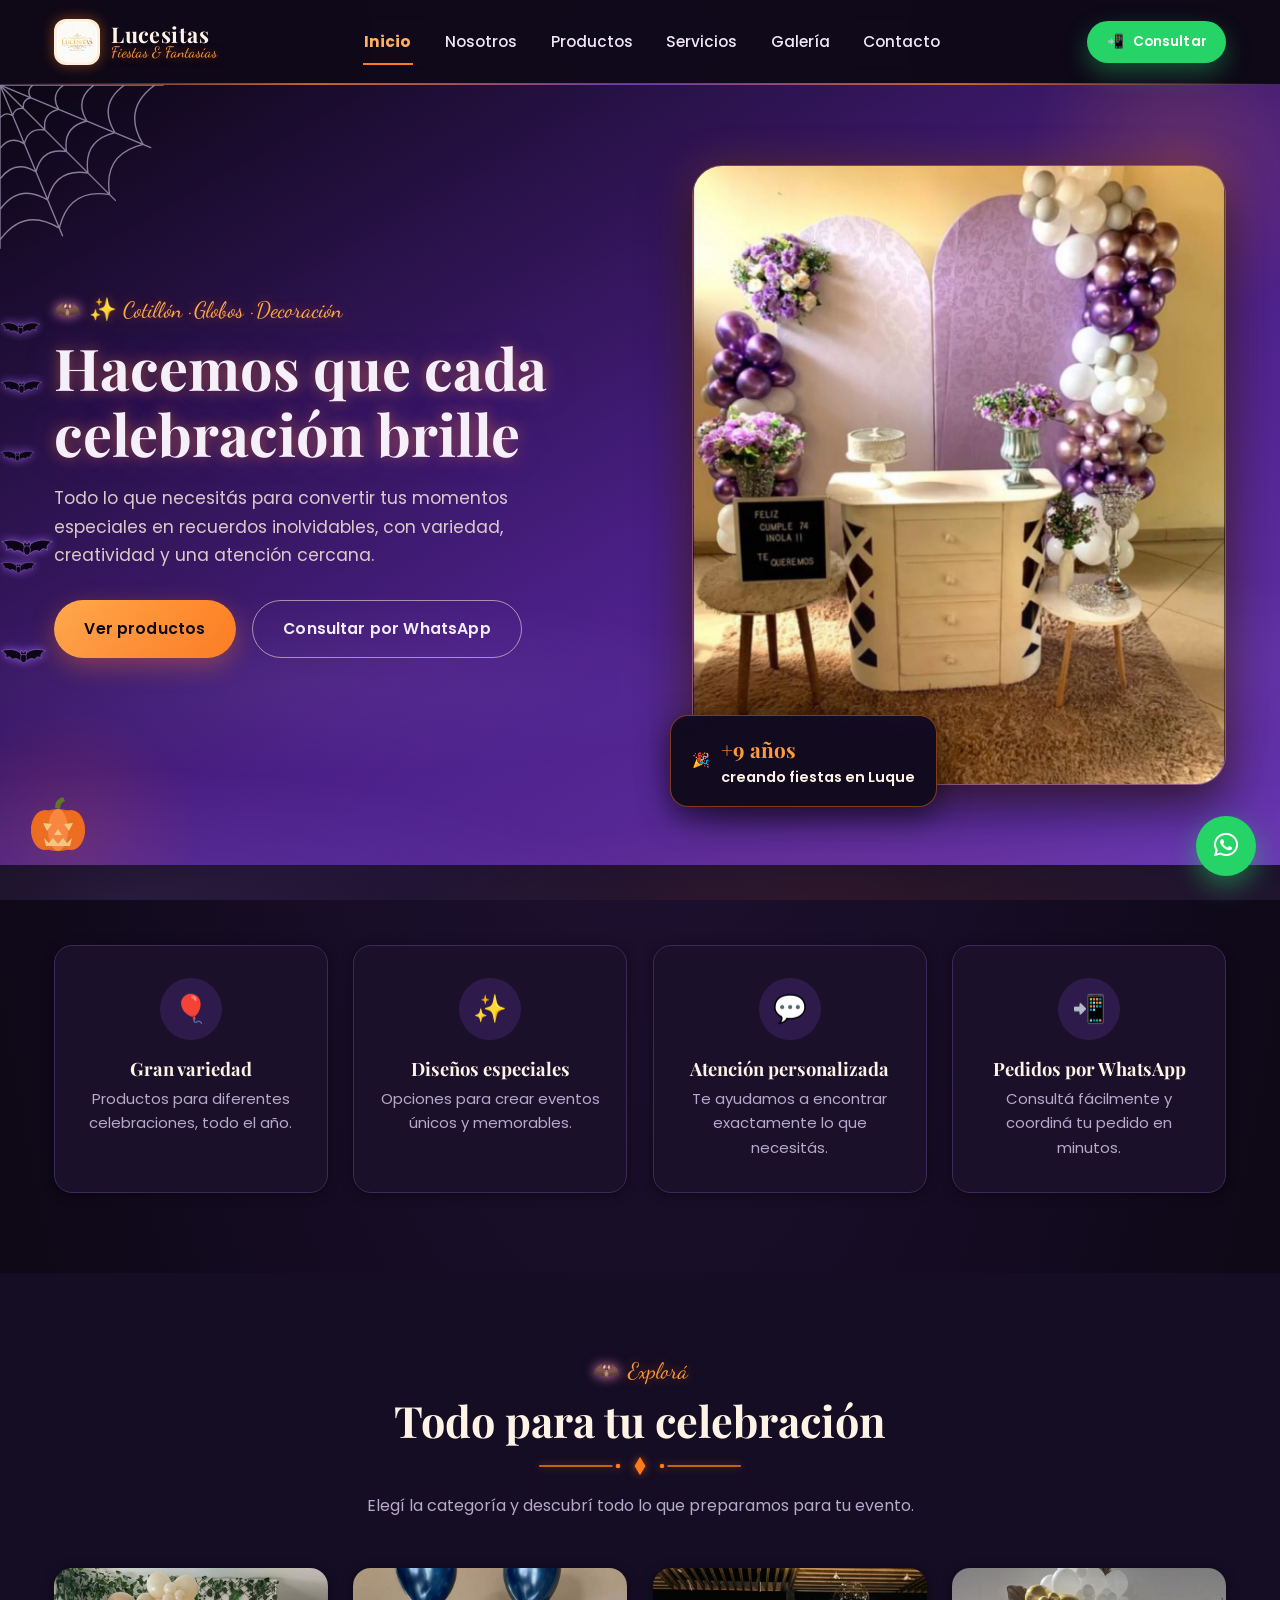
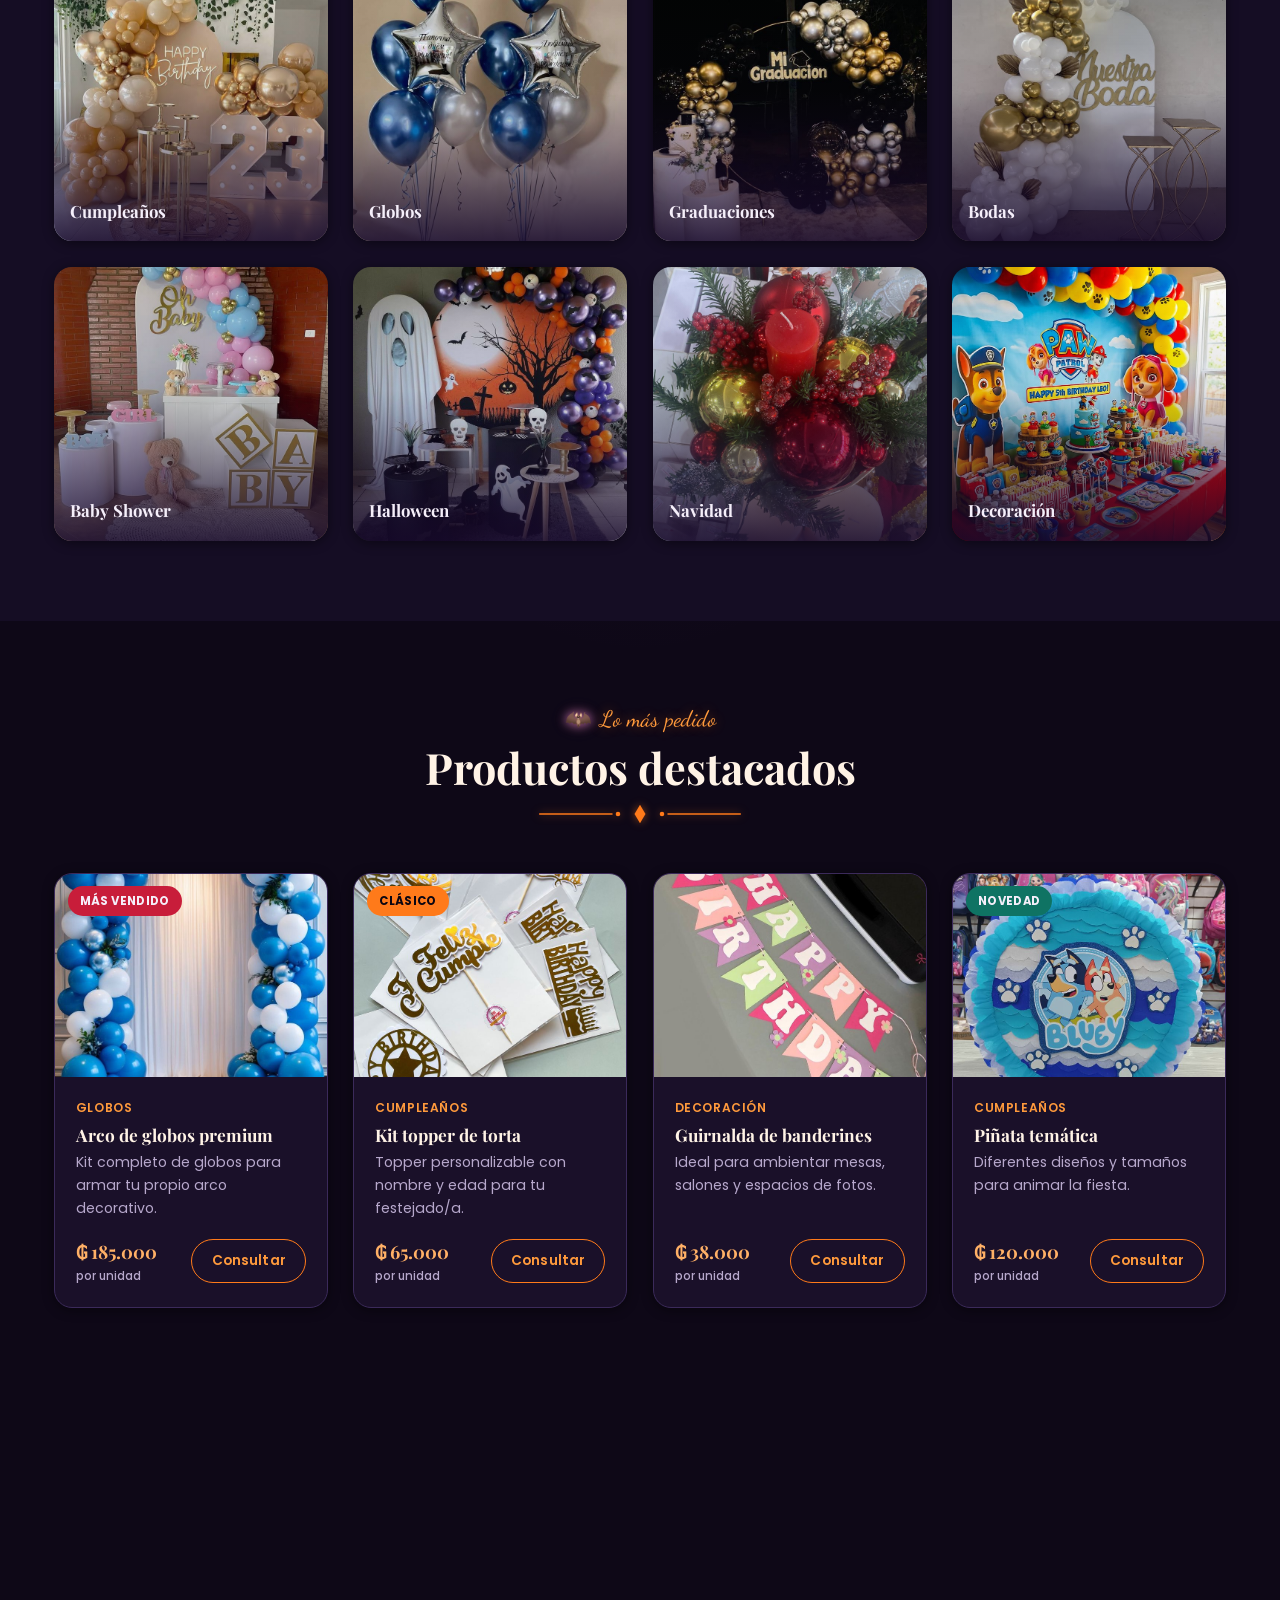
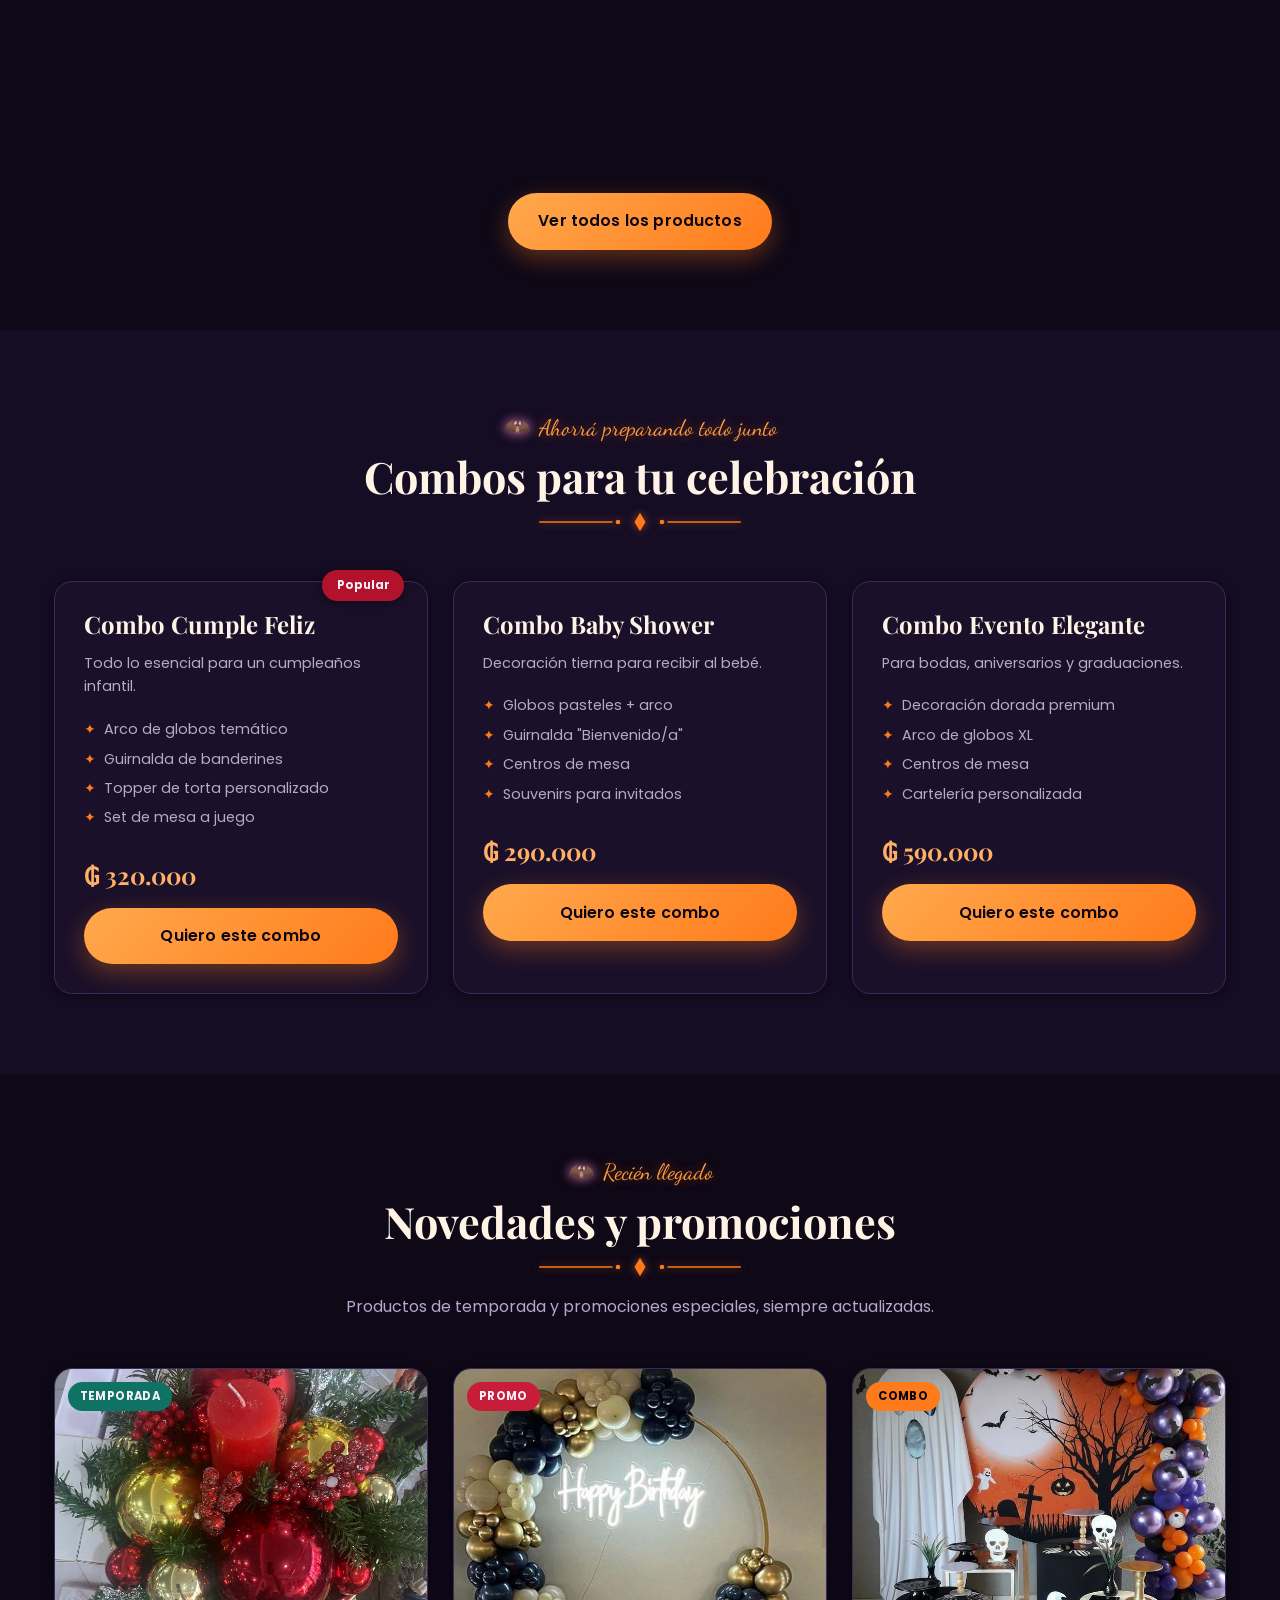
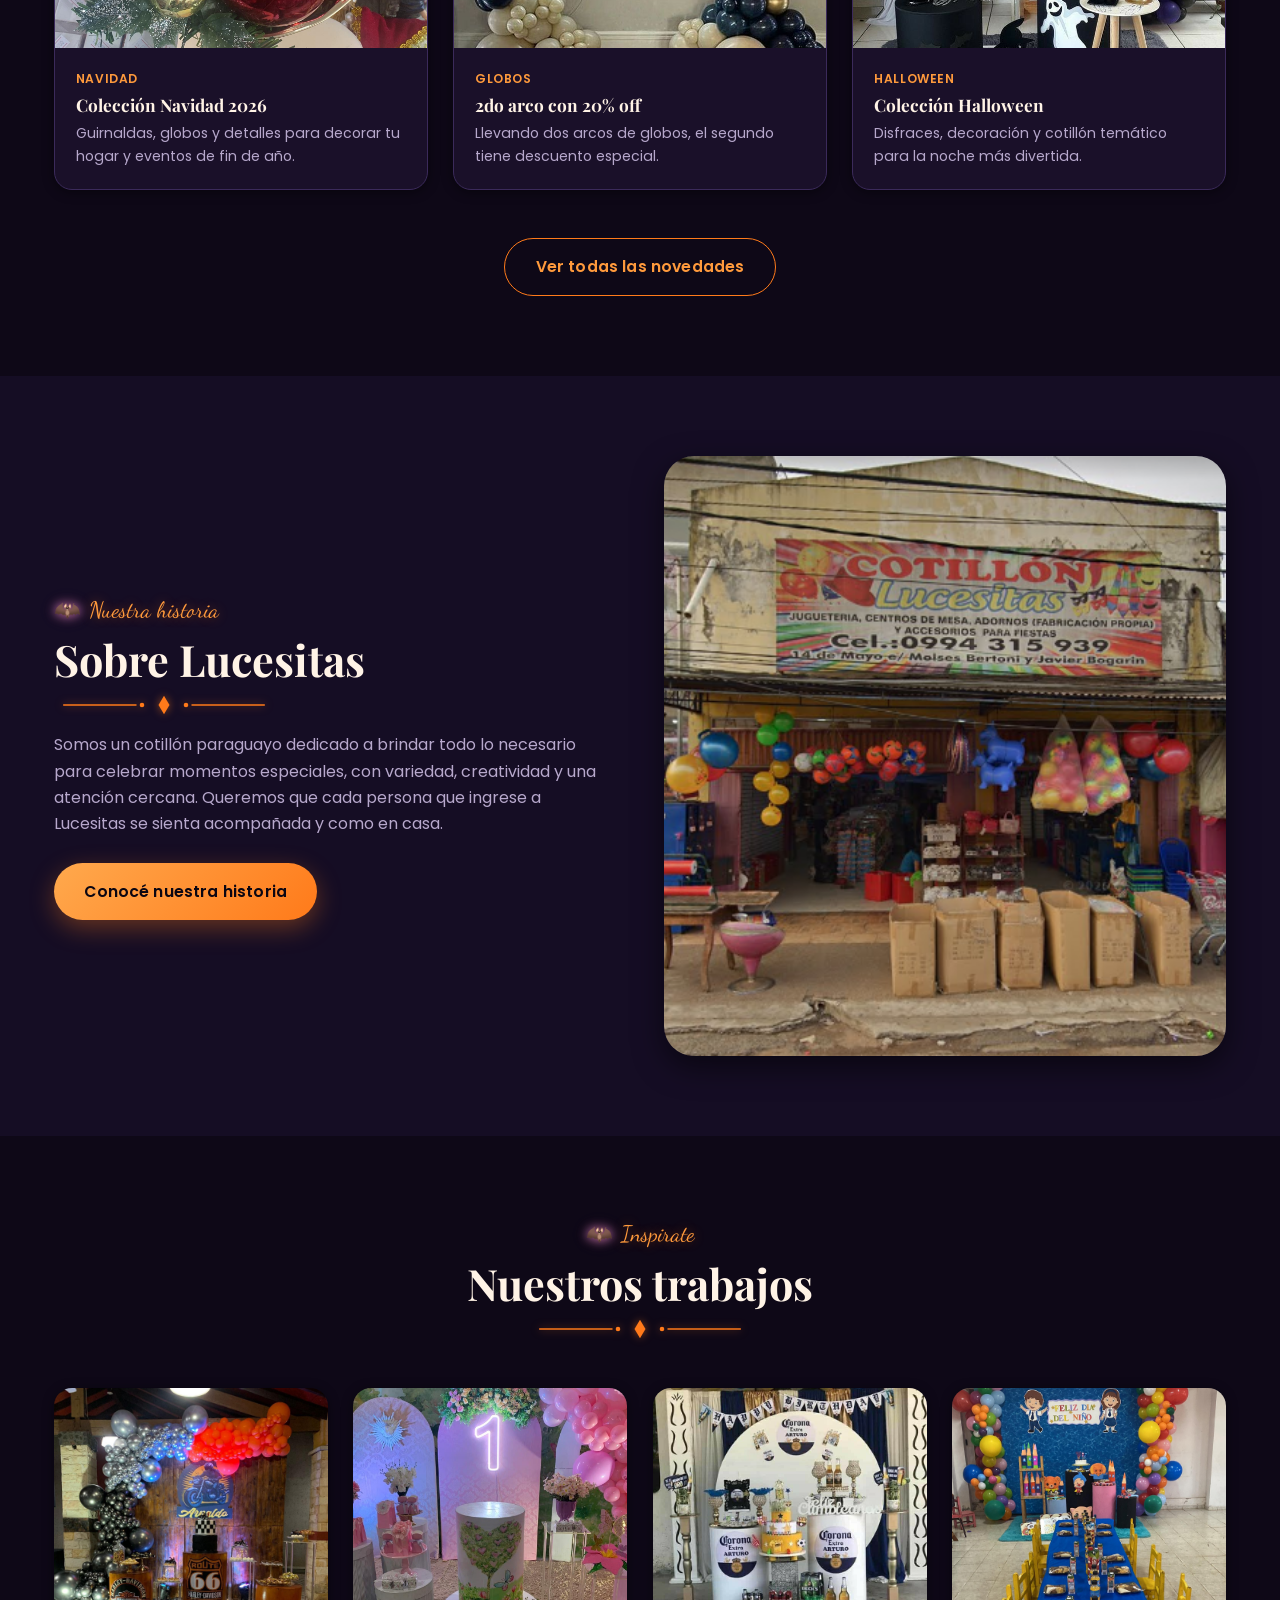
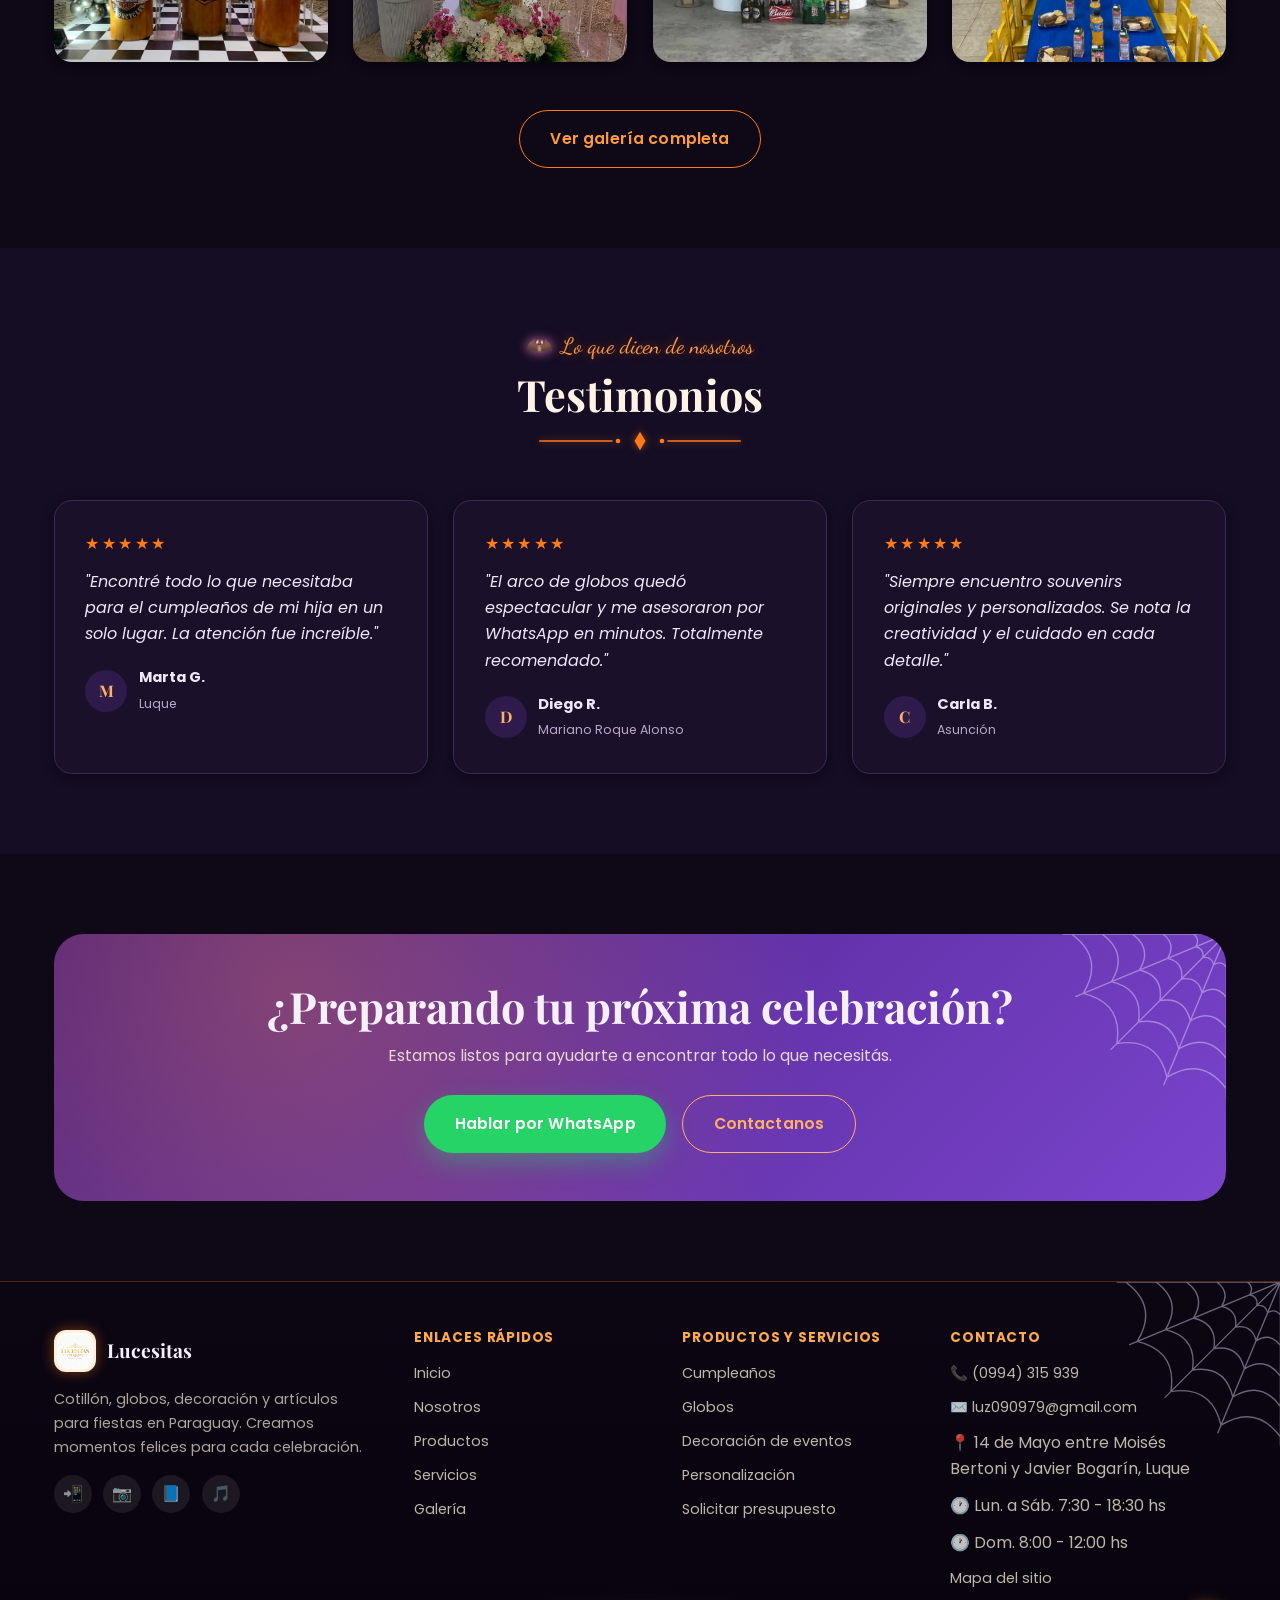
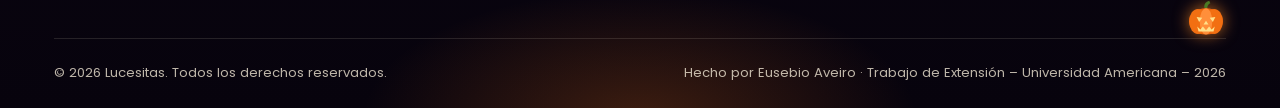
<file: index.html>
<!DOCTYPE html>
<html lang="es-PY">
<head>
<meta charset="UTF-8">
<meta name="viewport" content="width=device-width, initial-scale=1.0">
<title>Lucesitas | Cotillón y artículos para fiestas en Paraguay</title>
<meta name="description" content="Cotillón, globos, decoración y artículos para toda celebración en Luque, Paraguay. Variedad, creatividad y atención cercana en Lucesitas.">
<meta property="og:title" content="Lucesitas | Cotillón y artículos para fiestas">
<meta property="og:description" content="Todo lo que necesitás para convertir tus momentos especiales en recuerdos inolvidables.">
<meta property="og:type" content="website">
<meta property="og:image" content="assets/images/logo.png">
<link rel="icon" href="assets/images/logo.png" type="image/png">
<link rel="preconnect" href="https://fonts.googleapis.com">
<link href="https://fonts.googleapis.com/css2?family=Playfair+Display:wght@600;700;800&family=Poppins:wght@400;500;600;700&family=Dancing+Script:wght@600;700&display=swap" rel="stylesheet">
<link rel="stylesheet" href="css/style.css">
<link rel="stylesheet" href="https://cdnjs.cloudflare.com/ajax/libs/font-awesome/6.5.2/css/all.min.css">
<!-- Google Analytics: agregar aquí el ID real de medición cuando esté disponible -->
<script async src="https://www.googletagmanager.com/gtag/js?id=G-5BN0Z0P68D"></script>
<script>
  window.dataLayer = window.dataLayer || [];
  function gtag(){dataLayer.push(arguments);}
  gtag('js', new Date());

  gtag('config', 'G-5BN0Z0P68D');
</script>
</head>
<body>

<header class="navbar" data-navbar>
  <div class="container navbar__inner">
    <a href="index.html" class="navbar__brand">
      <img src="assets/images/logo.png" alt="Logotipo de Lucesitas" width="46" height="46">
      <span class="navbar__brand-text">
        <span class="navbar__brand-name">Lucesitas</span>
        <span class="navbar__brand-tag">Fiestas &amp; Fantasías</span>
      </span>
    </a>

    <nav class="navbar__links" data-nav-links aria-label="Navegación principal" id="menu-principal">
      <a href="index.html">Inicio</a>
      <a href="nosotros.html">Nosotros</a>
      <a href="productos.html">Productos</a>
      <a href="servicios.html">Servicios</a>
      <a href="galeria.html">Galería</a>
      <a href="contacto.html">Contacto</a>
     <div class="navbar__cta mobile-only">
    <a href="#" class="btn btn-whatsapp btn-sm btn-block" data-whatsapp>
        <i class="fab fa-whatsapp" aria-hidden="true"></i> WhatsApp
    </a>
</div>
    </nav>

    <div class="navbar__cta desktop-only">
      <a href="#" class="btn btn-whatsapp btn-sm" data-whatsapp aria-label="Consultar por WhatsApp"><span aria-hidden="true">📲</span> Consultar</a>
    </div>

    <button class="navbar__toggle" data-nav-toggle aria-label="Abrir menú" aria-expanded="false" aria-controls="menu-principal">
      <span></span><span></span><span></span>
    </button>
  </div>
</header>

<main>

  <!-- HERO -->
  <section class="hero">
    <div class="container hero__grid">
      <div class="hero__content">
        <span class="eyebrow">✨ Cotillón · Globos · Decoración</span>
        <h1>Hacemos que cada celebración brille</h1>
        <p>Todo lo que necesitás para convertir tus momentos especiales en recuerdos inolvidables, con variedad, creatividad y una atención cercana.</p>
        <div class="hero__actions">
          <a href="productos.html" class="btn btn-primary">Ver productos</a>
          <a href="#" class="btn btn-secondary" data-whatsapp>Consultar por WhatsApp</a>
        </div>
      </div>
      <div class="hero__media">
        <img src="assets/images/+9años.jpg" alt="Ilustración de globos dorados, coral y verde azulado con confeti, estilo Lucesitas" width="800" height="620">
        <div class="hero__badge">
          <span aria-hidden="true">🎉</span>
          <span><strong>+9 años</strong>creando fiestas en Luque</span>
        </div>
      </div>
    </div>
  </section>

  <!-- BENEFICIOS -->
  <section class="section">
    <div class="container">
      <div class="grid grid--4">
        <div class="benefit-card card reveal">
          <div class="benefit-card__icon" aria-hidden="true">🎈</div>
          <h3>Gran variedad</h3>
          <p>Productos para diferentes celebraciones, todo el año.</p>
        </div>
        <div class="benefit-card card reveal">
          <div class="benefit-card__icon" aria-hidden="true">✨</div>
          <h3>Diseños especiales</h3>
          <p>Opciones para crear eventos únicos y memorables.</p>
        </div>
        <div class="benefit-card card reveal">
          <div class="benefit-card__icon" aria-hidden="true">💬</div>
          <h3>Atención personalizada</h3>
          <p>Te ayudamos a encontrar exactamente lo que necesitás.</p>
        </div>
        <div class="benefit-card card reveal">
          <div class="benefit-card__icon" aria-hidden="true">📲</div>
          <h3>Pedidos por WhatsApp</h3>
          <p>Consultá fácilmente y coordiná tu pedido en minutos.</p>
        </div>
      </div>
    </div>
  </section>

  <!-- CATEGORÍAS -->
  <section class="section section--alt">
    <div class="container">
      <div class="section-header">
        <span class="eyebrow">Explorá</span>
        <h2 class="section-title">Todo para tu celebración</h2>
        <svg class="flourish" viewBox="0 0 220 24" aria-hidden="true"><line x1="0" y1="12" x2="80" y2="12" stroke="currentColor" stroke-width="1.4"/><line x1="140" y1="12" x2="220" y2="12" stroke="currentColor" stroke-width="1.4"/><path d="M110 2 L116 12 L110 22 L104 12 Z" fill="currentColor"/><circle cx="86" cy="12" r="2.5" fill="currentColor"/><circle cx="134" cy="12" r="2.5" fill="currentColor"/></svg>
        <p>Elegí la categoría y descubrí todo lo que preparamos para tu evento.</p>
      </div>
      <div class="grid grid--4">
        <a href="productos.html#cumpleanos" class="category-card reveal">
          <img src="assets/images/cumpleaños.jfif" alt="Categoría cumpleaños">
          <div class="category-card__overlay"><span>Cumpleaños</span></div>
        </a>
        <a href="productos.html#globos" class="category-card reveal">
          <img src="assets/images/globos.jfif" alt="Categoría globos">
          <div class="category-card__overlay"><span>Globos</span></div>
        </a>
        <a href="productos.html#graduaciones" class="category-card reveal">
          <img src="assets/images/graduacion.jfif" alt="Categoría graduaciones">
          <div class="category-card__overlay"><span>Graduaciones</span></div>
        </a>
        <a href="productos.html#bodas" class="category-card reveal">
          <img src="assets/images/decoracion de boda.jfif" alt="Categoría bodas">
          <div class="category-card__overlay"><span>Bodas</span></div>
        </a>
        <a href="productos.html#babyshower" class="category-card reveal">
          <img src="assets/images/baby shower.jfif" alt="Categoría baby shower">
          <div class="category-card__overlay"><span>Baby Shower</span></div>
        </a>
        <a href="productos.html#halloween" class="category-card reveal">
          <img src="assets/images/halloween.jfif" alt="Categoría Halloween">
          <div class="category-card__overlay"><span>Halloween</span></div>
        </a>
        <a href="productos.html#navidad" class="category-card reveal">
          <img src="assets/images/decoracion navidad.jpg" alt="Categoría Navidad">
          <div class="category-card__overlay"><span>Navidad</span></div>
        </a>
        <a href="productos.html#decoracion" class="category-card reveal">
          <img src="assets/images/decoraciones.jfif" alt="Categoría decoración">
          <div class="category-card__overlay"><span>Decoración</span></div>
        </a>
      </div>
    </div>
  </section>

  <!-- PRODUCTOS DESTACADOS -->
  <section class="section">
    <div class="container">
      <div class="section-header">
        <span class="eyebrow">Lo más pedido</span>
        <h2 class="section-title">Productos destacados</h2>
        <svg class="flourish" viewBox="0 0 220 24" aria-hidden="true"><line x1="0" y1="12" x2="80" y2="12" stroke="currentColor" stroke-width="1.4"/><line x1="140" y1="12" x2="220" y2="12" stroke="currentColor" stroke-width="1.4"/><path d="M110 2 L116 12 L110 22 L104 12 Z" fill="currentColor"/><circle cx="86" cy="12" r="2.5" fill="currentColor"/><circle cx="134" cy="12" r="2.5" fill="currentColor"/></svg>
      </div>
      <div class="grid grid--4">

        <article class="product-card card reveal">
          <div class="product-card__media">
            <span class="product-card__badge">Más vendido</span>
            <img src="assets/images/arco de globos.jfif" alt="Arco de globos multicolor">
          </div>
          <div class="product-card__body">
            <span class="product-card__category">Globos</span>
            <h3>Arco de globos premium</h3>
            <p>Kit completo de globos para armar tu propio arco decorativo.</p>
            <div class="product-card__footer">
              <span class="product-card__price">₲ 185.000<small>por unidad</small></span>
              <a href="#" class="btn btn-outline-gold btn-sm" data-whatsapp-product="Arco de globos premium" data-whatsapp-price="₲ 185.000">Consultar</a>
            </div>
          </div>
        </article>

        <article class="product-card card reveal">
          <div class="product-card__media">
            <span class="product-card__badge product-card__badge--gold">Clásico</span>
            <img src="assets/images/kit topper.jfif" alt="Kit de torta y velas de cumpleaños">
          </div>
          <div class="product-card__body">
            <span class="product-card__category">Cumpleaños</span>
            <h3>Kit topper de torta</h3>
            <p>Topper personalizable con nombre y edad para tu festejado/a.</p>
            <div class="product-card__footer">
              <span class="product-card__price">₲ 65.000<small>por unidad</small></span>
              <a href="#" class="btn btn-outline-gold btn-sm" data-whatsapp-product="Kit topper de torta" data-whatsapp-price="₲ 65.000">Consultar</a>
            </div>
          </div>
        </article>

        <article class="product-card card reveal">
          <div class="product-card__media">
            <img src="assets/images/banderin.jfif" alt="Guirnalda de banderines">
          </div>
          <div class="product-card__body">
            <span class="product-card__category">Decoración</span>
            <h3>Guirnalda de banderines</h3>
            <p>Ideal para ambientar mesas, salones y espacios de fotos.</p>
            <div class="product-card__footer">
              <span class="product-card__price">₲ 38.000<small>por unidad</small></span>
              <a href="#" class="btn btn-outline-gold btn-sm" data-whatsapp-product="Guirnalda de banderines" data-whatsapp-price="₲ 38.000">Consultar</a>
            </div>
          </div>
        </article>

        <article class="product-card card reveal">
          <div class="product-card__media">
            <span class="product-card__badge product-card__badge--teal">Novedad</span>
            <img src="assets/images/piñata.jfif" alt="Piñata temática">
          </div>
          <div class="product-card__body">
            <span class="product-card__category">Cumpleaños</span>
            <h3>Piñata temática</h3>
            <p>Diferentes diseños y tamaños para animar la fiesta.</p>
            <div class="product-card__footer">
              <span class="product-card__price">₲ 120.000<small>por unidad</small></span>
              <a href="#" class="btn btn-outline-gold btn-sm" data-whatsapp-product="Piñata temática" data-whatsapp-price="₲ 120.000">Consultar</a>
            </div>
          </div>
        </article>

        <article class="product-card card reveal">
          <div class="product-card__media">
            <img src="assets/images/vela.jfif" alt="Set de velas decorativas">
          </div>
          <div class="product-card__body">
            <span class="product-card__category">Cumpleaños</span>
            <h3>Set de velas decorativas</h3>
            <p>Colores surtidos para complementar tu torta.</p>
            <div class="product-card__footer">
              <span class="product-card__price">₲ 22.000<small>el set</small></span>
              <a href="#" class="btn btn-outline-gold btn-sm" data-whatsapp-product="Set de velas decorativas" data-whatsapp-price="₲ 22.000">Consultar</a>
            </div>
          </div>
        </article>

        <article class="product-card card reveal">
          <div class="product-card__media">
            <img src="assets/images/caja decorativa.jfif" alt="Caja de regalo personalizada">
          </div>
          <div class="product-card__body">
            <span class="product-card__category">Regalos</span>
            <h3>Caja de regalo personalizada</h3>
            <p>Presentación especial para souvenirs y detalles.</p>
            <div class="product-card__footer">
              <span class="product-card__price">₲ 45.000<small>por unidad</small></span>
              <a href="#" class="btn btn-outline-gold btn-sm" data-whatsapp-product="Caja de regalo personalizada" data-whatsapp-price="₲ 45.000">Consultar</a>
            </div>
          </div>
        </article>

        <article class="product-card card reveal">
          <div class="product-card__media">
            <img src="assets/images/mesa tematica (1).jpg" alt="Set de mesa temática">
          </div>
          <div class="product-card__body">
            <span class="product-card__category">Decoración</span>
            <h3>Set de mesa temática</h3>
            <p>Manteles, platos y vasos a juego para tu evento.</p>
            <div class="product-card__footer">
              <span class="product-card__price">₲ 98.000<small>el set</small></span>
              <a href="#" class="btn btn-outline-gold btn-sm" data-whatsapp-product="Set de mesa temática" data-whatsapp-price="₲ 98.000">Consultar</a>
            </div>
          </div>
        </article>

        <article class="product-card card reveal">
          <div class="product-card__media">
            <img src="assets/images/souvenirs.jfif" alt="Souvenirs personalizados">
          </div>
          <div class="product-card__body">
            <span class="product-card__category">Souvenirs</span>
            <h3>Souvenirs personalizados</h3>
            <p>Detalles a medida para agradecer a tus invitados.</p>
            <div class="product-card__footer">
              <span class="product-card__price">₲ 12.000<small>por unidad</small></span>
              <a href="#" class="btn btn-outline-gold btn-sm" data-whatsapp-product="Souvenirs personalizados" data-whatsapp-price="₲ 12.000">Consultar</a>
            </div>
          </div>
        </article>

      </div>
      <div class="text-center mt-lg">
        <a href="productos.html" class="btn btn-primary">Ver todos los productos</a>
      </div>
    </div>
  </section>

  <!-- COMBOS -->
  <section class="section section--alt">
    <div class="container">
      <div class="section-header">
        <span class="eyebrow">Ahorrá preparando todo junto</span>
        <h2 class="section-title">Combos para tu celebración</h2>
        <svg class="flourish" viewBox="0 0 220 24" aria-hidden="true"><line x1="0" y1="12" x2="80" y2="12" stroke="currentColor" stroke-width="1.4"/><line x1="140" y1="12" x2="220" y2="12" stroke="currentColor" stroke-width="1.4"/><path d="M110 2 L116 12 L110 22 L104 12 Z" fill="currentColor"/><circle cx="86" cy="12" r="2.5" fill="currentColor"/><circle cx="134" cy="12" r="2.5" fill="currentColor"/></svg>
      </div>
      <div class="grid grid--3">
        <div class="combo-card card reveal">
          <span class="combo-card__ribbon">Popular</span>
          <h3>Combo Cumple Feliz</h3>
          <p style="font-size:0.9rem; color:var(--color-text-muted);">Todo lo esencial para un cumpleaños infantil.</p>
          <ul>
            <li>Arco de globos temático</li>
            <li>Guirnalda de banderines</li>
            <li>Topper de torta personalizado</li>
            <li>Set de mesa a juego</li>
          </ul>
          <span class="combo-card__price">₲ 320.000</span>
          <a href="#" class="btn btn-primary btn-block" data-whatsapp-product="Combo Cumple Feliz" data-whatsapp-price="₲ 320.000">Quiero este combo</a>
        </div>
        <div class="combo-card card reveal">
          <h3>Combo Baby Shower</h3>
          <p style="font-size:0.9rem; color:var(--color-text-muted);">Decoración tierna para recibir al bebé.</p>
          <ul>
            <li>Globos pasteles + arco</li>
            <li>Guirnalda "Bienvenido/a"</li>
            <li>Centros de mesa</li>
            <li>Souvenirs para invitados</li>
          </ul>
          <span class="combo-card__price">₲ 290.000</span>
          <a href="#" class="btn btn-primary btn-block" data-whatsapp-product="Combo Baby Shower" data-whatsapp-price="₲ 290.000">Quiero este combo</a>
        </div>
        <div class="combo-card card reveal">
          <h3>Combo Evento Elegante</h3>
          <p style="font-size:0.9rem; color:var(--color-text-muted);">Para bodas, aniversarios y graduaciones.</p>
          <ul>
            <li>Decoración dorada premium</li>
            <li>Arco de globos XL</li>
            <li>Centros de mesa</li>
            <li>Cartelería personalizada</li>
          </ul>
          <span class="combo-card__price">₲ 590.000</span>
          <a href="#" class="btn btn-primary btn-block" data-whatsapp-product="Combo Evento Elegante" data-whatsapp-price="₲ 590.000">Quiero este combo</a>
        </div>
      </div>
    </div>
  </section>

  <!-- NOVEDADES -->
  <section class="section">
    <div class="container">
      <div class="section-header">
        <span class="eyebrow">Recién llegado</span>
        <h2 class="section-title">Novedades y promociones</h2>
        <svg class="flourish" viewBox="0 0 220 24" aria-hidden="true"><line x1="0" y1="12" x2="80" y2="12" stroke="currentColor" stroke-width="1.4"/><line x1="140" y1="12" x2="220" y2="12" stroke="currentColor" stroke-width="1.4"/><path d="M110 2 L116 12 L110 22 L104 12 Z" fill="currentColor"/><circle cx="86" cy="12" r="2.5" fill="currentColor"/><circle cx="134" cy="12" r="2.5" fill="currentColor"/></svg>
        <p>Productos de temporada y promociones especiales, siempre actualizadas.</p>
      </div>
      <div class="grid grid--3">
        <article class="product-card card reveal">
          <div class="product-card__media">
            <span class="product-card__badge product-card__badge--teal">Temporada</span>
            <img src="assets/images/decoracion navidad.jpg" alt="Decoración navideña">
          </div>
          <div class="product-card__body">
            <span class="product-card__category">Navidad</span>
            <h3>Colección Navidad 2026</h3>
            <p>Guirnaldas, globos y detalles para decorar tu hogar y eventos de fin de año.</p>
          </div>
        </article>
        <article class="product-card card reveal">
          <div class="product-card__media">
            <span class="product-card__badge">Promo</span>
            <img src="assets/images/2do arco gratis.jfif" alt="Promoción arco de globos">
          </div>
          <div class="product-card__body">
            <span class="product-card__category">Globos</span>
            <h3>2do arco con 20% off</h3>
            <p>Llevando dos arcos de globos, el segundo tiene descuento especial.</p>
          </div>
        </article>
        <article class="product-card card reveal">
          <div class="product-card__media">
            <span class="product-card__badge product-card__badge--gold">Combo</span>
            <img src="assets/images/halloween.jfif" alt="Colección Halloween">
          </div>
          <div class="product-card__body">
            <span class="product-card__category">Halloween</span>
            <h3>Colección Halloween</h3>
            <p>Disfraces, decoración y cotillón temático para la noche más divertida.</p>
          </div>
        </article>
      </div>
      <div class="text-center mt-lg">
        <a href="productos.html" class="btn btn-outline-gold">Ver todas las novedades</a>
      </div>
    </div>
  </section>

  <!-- SOBRE LUCESITAS -->
  <section class="section section--alt">
    <div class="container two-col">
      <div class="reveal">
        <span class="eyebrow">Nuestra historia</span>
        <h2 class="section-title">Sobre Lucesitas</h2>
        <svg class="flourish flourish--left" viewBox="0 0 220 24" aria-hidden="true"><line x1="0" y1="12" x2="80" y2="12" stroke="currentColor" stroke-width="1.4"/><line x1="140" y1="12" x2="220" y2="12" stroke="currentColor" stroke-width="1.4"/><path d="M110 2 L116 12 L110 22 L104 12 Z" fill="currentColor"/><circle cx="86" cy="12" r="2.5" fill="currentColor"/><circle cx="134" cy="12" r="2.5" fill="currentColor"/></svg>
        <p>Somos un cotillón paraguayo dedicado a brindar todo lo necesario para celebrar momentos especiales, con variedad, creatividad y una atención cercana. Queremos que cada persona que ingrese a Lucesitas se sienta acompañada y como en casa.</p>
        <a href="nosotros.html" class="btn btn-primary mt-lg" style="margin-top:1.6rem;">Conocé nuestra historia</a>
      </div>
      <div class="two-col__media reveal">
        <img src="assets/images/cotillon frente.png" alt="Ilustración del local de Lucesitas con globos y decoración" width="800" height="600">
      </div>
    </div>
  </section>

  <!-- GALERÍA PREVIEW -->
  <section class="section">
    <div class="container">
      <div class="section-header">
        <span class="eyebrow">Inspirate</span>
        <h2 class="section-title">Nuestros trabajos</h2>
        <svg class="flourish" viewBox="0 0 220 24" aria-hidden="true"><line x1="0" y1="12" x2="80" y2="12" stroke="currentColor" stroke-width="1.4"/><line x1="140" y1="12" x2="220" y2="12" stroke="currentColor" stroke-width="1.4"/><path d="M110 2 L116 12 L110 22 L104 12 Z" fill="currentColor"/><circle cx="86" cy="12" r="2.5" fill="currentColor"/><circle cx="134" cy="12" r="2.5" fill="currentColor"/></svg>
      </div>
      <div class="grid grid--4">
        <img class="reveal" style="border-radius:var(--radius-md); box-shadow:var(--shadow-sm); aspect-ratio:1/1; object-fit:cover;" src="assets/images/ambientacion.jpg" alt="Decoración de evento con globos">
        <img class="reveal" style="border-radius:var(--radius-md); box-shadow:var(--shadow-sm); aspect-ratio:1/1; object-fit:cover;" src="assets/images/ambientacion 2.jpg" alt="Decoración de boda">
        <img class="reveal" style="border-radius:var(--radius-md); box-shadow:var(--shadow-sm); aspect-ratio:1/1; object-fit:cover;" src="assets/images/ambientacion3.jpg" alt="Mesa decorada para celebración">
        <img class="reveal" style="border-radius:var(--radius-md); box-shadow:var(--shadow-sm); aspect-ratio:1/1; object-fit:cover;" src="assets/images/decoracion de evento dia del niño.jpg" alt="Detalle de decoración con banderines">
      </div>
      <div class="text-center mt-lg">
        <a href="galeria.html" class="btn btn-outline-gold">Ver galería completa</a>
      </div>
    </div>
  </section>

  <!-- TESTIMONIOS -->
  <section class="section section--alt">
    <div class="container">
      <div class="section-header">
        <span class="eyebrow">Lo que dicen de nosotros</span>
        <h2 class="section-title">Testimonios</h2>
        <svg class="flourish" viewBox="0 0 220 24" aria-hidden="true"><line x1="0" y1="12" x2="80" y2="12" stroke="currentColor" stroke-width="1.4"/><line x1="140" y1="12" x2="220" y2="12" stroke="currentColor" stroke-width="1.4"/><path d="M110 2 L116 12 L110 22 L104 12 Z" fill="currentColor"/><circle cx="86" cy="12" r="2.5" fill="currentColor"/><circle cx="134" cy="12" r="2.5" fill="currentColor"/></svg>
      </div>
      <div class="grid grid--3">
        <div class="testimonial-card card reveal">
          <div class="testimonial-card__stars" aria-label="5 de 5 estrellas">★★★★★</div>
          <p>"Encontré todo lo que necesitaba para el cumpleaños de mi hija en un solo lugar. La atención fue increíble."</p>
          <div class="testimonial-card__author">
            <div class="testimonial-card__avatar">M</div>
            <div><strong>Marta G.</strong><span>Luque</span></div>
          </div>
        </div>
        <div class="testimonial-card card reveal">
          <div class="testimonial-card__stars" aria-label="5 de 5 estrellas">★★★★★</div>
          <p>"El arco de globos quedó espectacular y me asesoraron por WhatsApp en minutos. Totalmente recomendado."</p>
          <div class="testimonial-card__author">
            <div class="testimonial-card__avatar">D</div>
            <div><strong>Diego R.</strong><span>Mariano Roque Alonso</span></div>
          </div>
        </div>
        <div class="testimonial-card card reveal">
          <div class="testimonial-card__stars" aria-label="5 de 5 estrellas">★★★★★</div>
          <p>"Siempre encuentro souvenirs originales y personalizados. Se nota la creatividad y el cuidado en cada detalle."</p>
          <div class="testimonial-card__author">
            <div class="testimonial-card__avatar">C</div>
            <div><strong>Carla B.</strong><span>Asunción</span></div>
          </div>
        </div>
      </div>
    </div>
  </section>

  <!-- CTA FINAL -->
  <section class="section">
    <div class="container">
      <div class="cta-final reveal">
        <h2>¿Preparando tu próxima celebración?</h2>
        <p>Estamos listos para ayudarte a encontrar todo lo que necesitás.</p>
        <div class="cta-final__actions">
          <a href="#" class="btn btn-whatsapp" data-whatsapp>Hablar por WhatsApp</a>
          <a href="contacto.html" class="btn btn-secondary">Contactanos</a>
        </div>
      </div>
    </div>
  </section>

</main>

<footer class="footer">
  <div class="container">
    <div class="footer__grid">
      <div>
        <div class="footer__brand">
          <img src="assets/images/logo.png" alt="Logotipo de Lucesitas" width="42" height="42">
          <span class="footer__brand-name">Lucesitas</span>
        </div>
        <p>Cotillón, globos, decoración y artículos para fiestas en Paraguay. Creamos momentos felices para cada celebración.</p>
        <div class="footer__social">
          <a href="#" data-whatsapp aria-label="WhatsApp" target="_blank" rel="noopener noreferrer">📲</a>
          <a href="https://www.instagram.com/fiestas_y_fantasias_lucesitas/" aria-label="Instagram" target="_blank" rel="noopener noreferrer">📷</a>
          <a href="https://www.facebook.com/p/Lucecitas-de-colores-cotillon-decoraci%C3%B3n-100054257900266/?locale=es_LA" aria-label="Facebook" target="_blank" rel="noopener noreferrer">📘</a>
          <a href="https://www.tiktok.com/@lucesitascomercial" aria-label="TikTok" target="_blank" rel="noopener noreferrer">🎵</a>
        </div>
      </div>

      <div>
        <h4>Enlaces rápidos</h4>
        <div class="footer__links">
          <a href="index.html">Inicio</a>
          <a href="nosotros.html">Nosotros</a>
          <a href="productos.html">Productos</a>
          <a href="servicios.html">Servicios</a>
          <a href="galeria.html">Galería</a>
        </div>
      </div>

      <div>
        <h4>Productos y servicios</h4>
        <div class="footer__links">
          <a href="productos.html#cumpleanos">Cumpleaños</a>
          <a href="productos.html#globos">Globos</a>
          <a href="servicios.html">Decoración de eventos</a>
          <a href="servicios.html">Personalización</a>
          <a href="contacto.html">Solicitar presupuesto</a>
        </div>
      </div>

      <div>
        <h4>Contacto</h4>
        <div class="footer__links">
          <a href="tel:+595994315939">📞 (0994) 315 939</a>
          <a href="mailto:luz090979@gmail.com" aria-label="Enviar correo a Lucesitas">✉️ luz090979@gmail.com</a>
          <span>📍 14 de Mayo entre Moisés Bertoni y Javier Bogarín, Luque</span>
          <span>🕐 Lun. a Sáb. 7:30 - 18:30 hs</span>
          <span>🕐 Dom. 8:00 - 12:00 hs</span>
          <a href="contacto.html#mapa-sitio">Mapa del sitio</a>
        </div>
      </div>
    </div>

    <div class="footer__bottom">
      <span>© 2026 Lucesitas. Todos los derechos reservados.</span>
      <span>Hecho por Eusebio Aveiro · Trabajo de Extensión – Universidad Americana – 2026</span>
    </div>
  </div>
</footer>

<a href="#" class="whatsapp-float" data-whatsapp aria-label="Consultar por WhatsApp"><i class="fab fa-whatsapp" aria-hidden="true"></i></a>

<script src="js/script.js"></script>
</body>
</html>
</file>
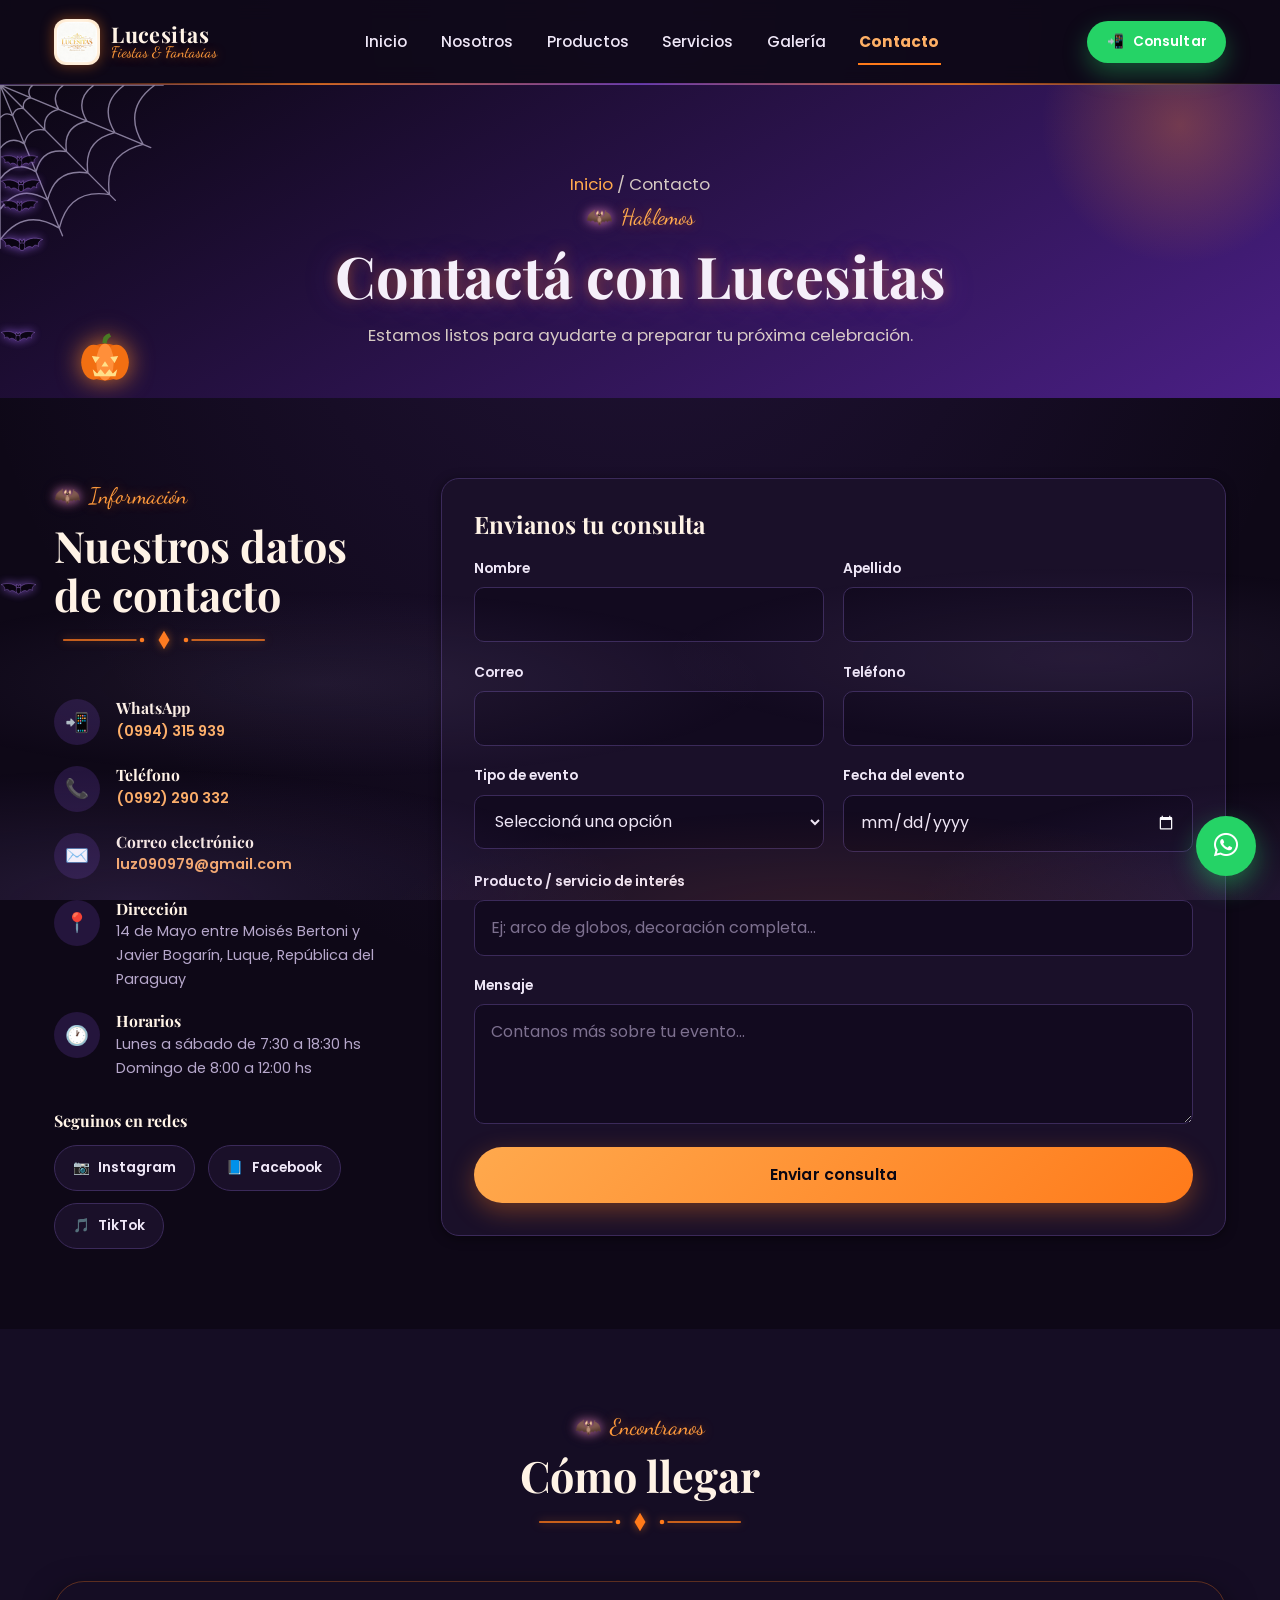
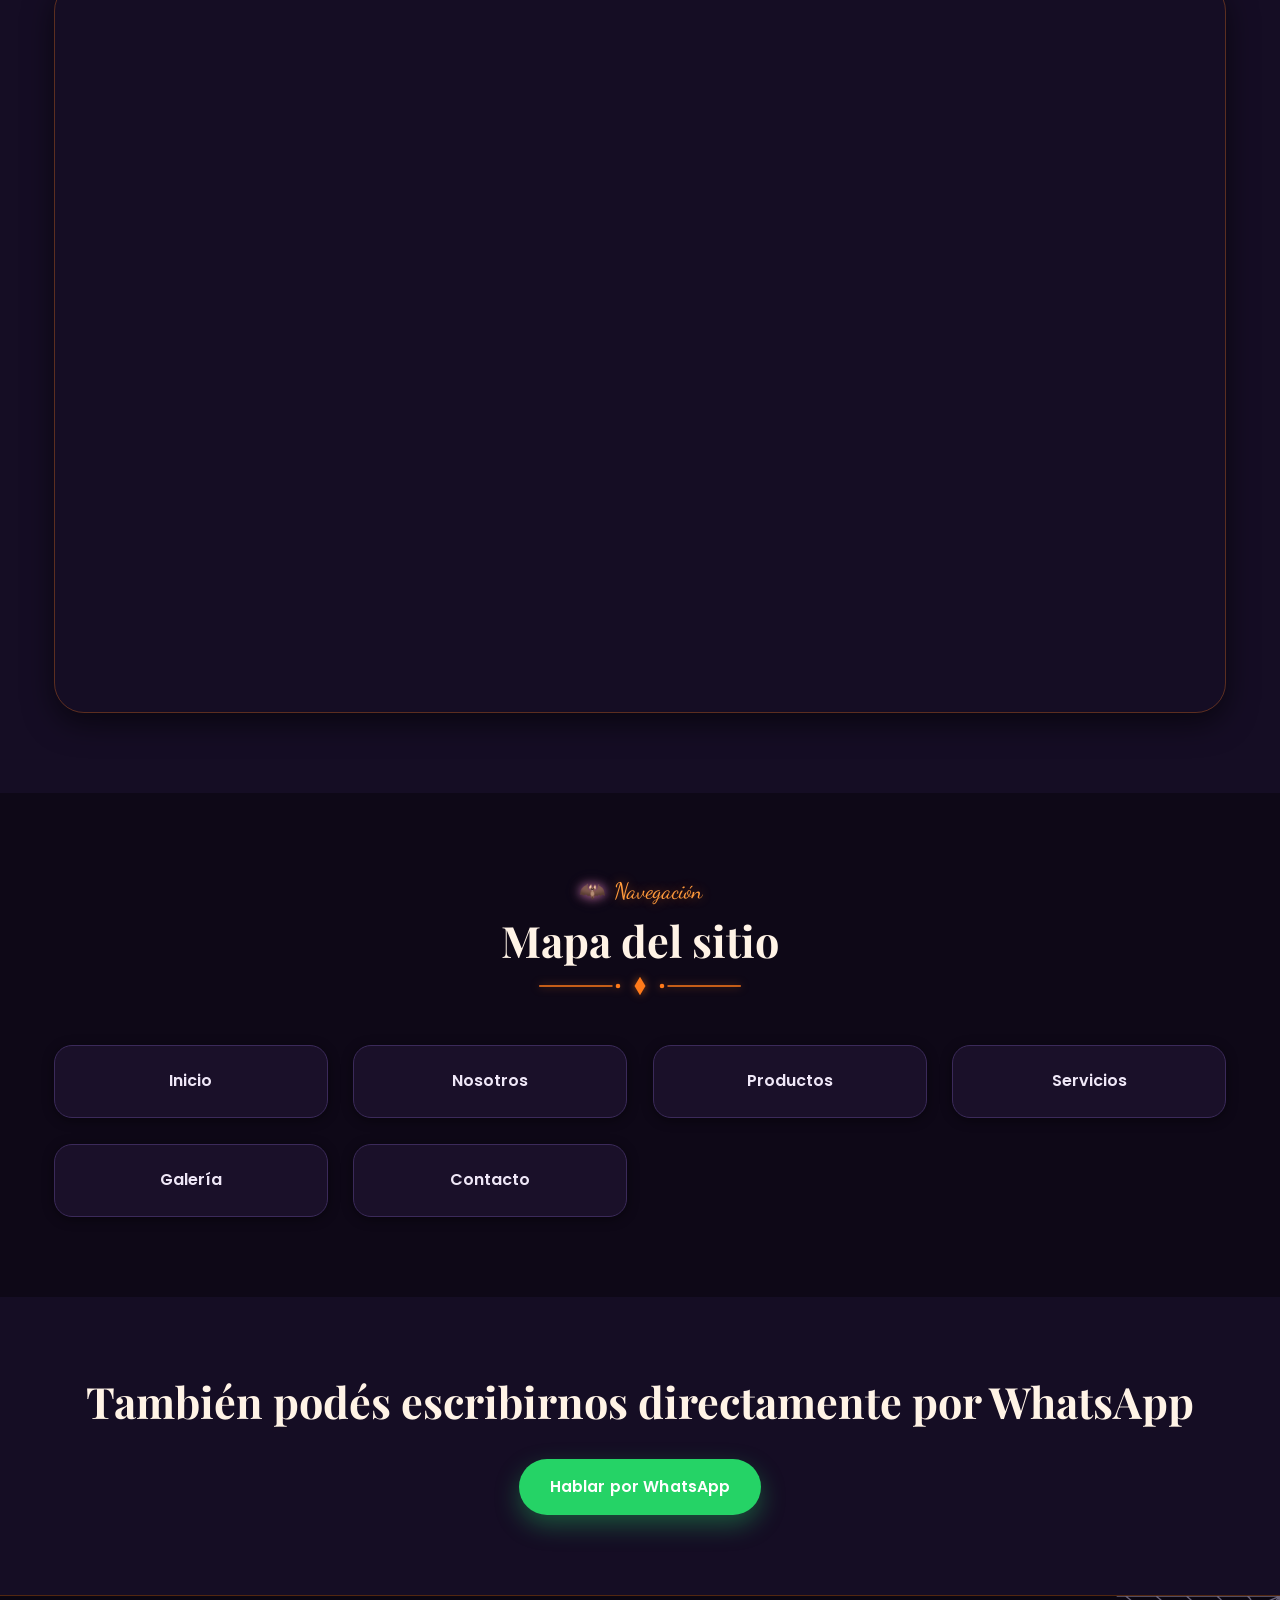
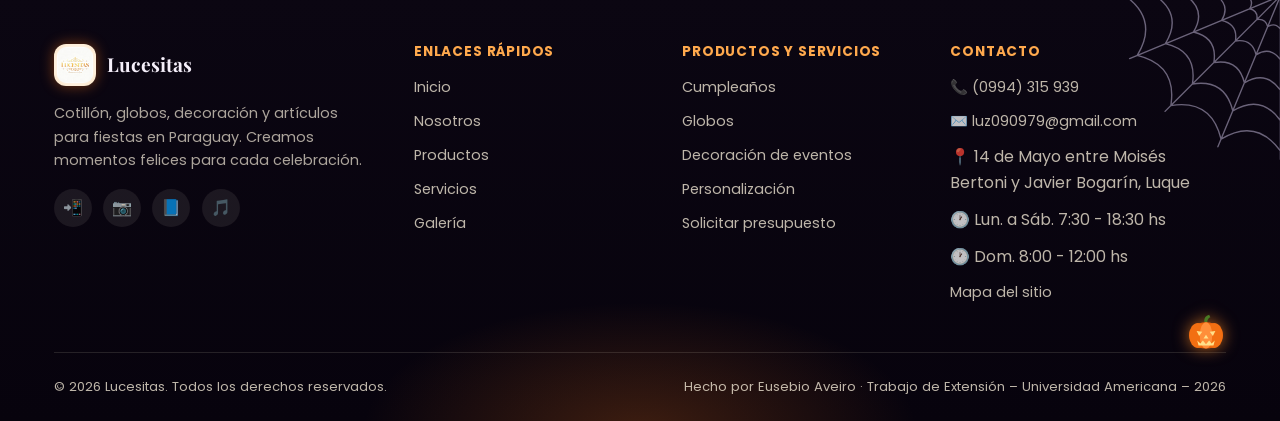
<file: contacto.html>
<!DOCTYPE html>
<html lang="es-PY">
<head>
<meta charset="UTF-8">
<meta name="viewport" content="width=device-width, initial-scale=1.0">
<title>Contacto | Lucesitas</title>
<meta name="description" content="Contactá a Lucesitas por WhatsApp, teléfono o formulario. Te ayudamos a preparar tu próxima celebración en Paraguay.">
<meta property="og:title" content="Contacto | Lucesitas">
<meta property="og:description" content="Estamos listos para ayudarte a preparar tu próxima celebración.">
<meta property="og:type" content="website">
<meta property="og:image" content="assets/images/logo.png">
<link rel="icon" href="assets/images/logo.png" type="image/png">
<link rel="preconnect" href="https://fonts.googleapis.com">
<link href="https://fonts.googleapis.com/css2?family=Playfair+Display:wght@600;700;800&family=Poppins:wght@400;500;600;700&family=Dancing+Script:wght@600;700&display=swap" rel="stylesheet">
<link rel="stylesheet" href="css/style.css">
<link rel="stylesheet" href="https://cdnjs.cloudflare.com/ajax/libs/font-awesome/6.5.2/css/all.min.css">
<script async src="https://www.googletagmanager.com/gtag/js?id=G-5BN0Z0P68D"></script>
<script>
  window.dataLayer = window.dataLayer || [];
  function gtag(){dataLayer.push(arguments);}
  gtag('js', new Date());

  gtag('config', 'G-5BN0Z0P68D');
</script>
</head>
<body>

<header class="navbar" data-navbar>
  <div class="container navbar__inner">
    <a href="index.html" class="navbar__brand">
      <img src="assets/images/logo.png" alt="Logotipo de Lucesitas" width="46" height="46">
      <span class="navbar__brand-text">
        <span class="navbar__brand-name">Lucesitas</span>
        <span class="navbar__brand-tag">Fiestas &amp; Fantasías</span>
      </span>
    </a>
    <nav class="navbar__links" data-nav-links aria-label="Navegación principal" id="menu-principal">
      <a href="index.html">Inicio</a>
      <a href="nosotros.html">Nosotros</a>
      <a href="productos.html">Productos</a>
      <a href="servicios.html">Servicios</a>
      <a href="galeria.html">Galería</a>
      <a href="contacto.html">Contacto</a>
      <div class="navbar__cta mobile-only">
        <a href="#" class="btn btn-whatsapp btn-sm btn-block" data-whatsapp>
          <i class="fab fa-whatsapp" aria-hidden="true"></i> WhatsApp
        </a>
      </div>
    </nav>
    <div class="navbar__cta desktop-only">
      <a href="#" class="btn btn-whatsapp btn-sm" data-whatsapp aria-label="Consultar por WhatsApp"><span aria-hidden="true">📲</span> Consultar</a>
    </div>
    <button class="navbar__toggle" data-nav-toggle aria-label="Abrir menú" aria-expanded="false" aria-controls="menu-principal">
      <span></span><span></span><span></span>
    </button>
  </div>
</header>

<main>

  <section class="page-hero">
    <div class="container">
      <p class="breadcrumb"><a href="index.html">Inicio</a> / Contacto</p>
      <span class="eyebrow">Hablemos</span>
      <h1>Contactá con Lucesitas</h1>
      <p>Estamos listos para ayudarte a preparar tu próxima celebración.</p>
    </div>
  </section>

  <section class="section">
    <div class="container two-col" style="align-items: flex-start;">

      <div class="reveal">
        <span class="eyebrow">Información</span>
        <h2 class="section-title">Nuestros datos de contacto</h2>
        <svg class="flourish flourish--left" viewBox="0 0 220 24" aria-hidden="true"><line x1="0" y1="12" x2="80" y2="12" stroke="currentColor" stroke-width="1.4"/><line x1="140" y1="12" x2="220" y2="12" stroke="currentColor" stroke-width="1.4"/><path d="M110 2 L116 12 L110 22 L104 12 Z" fill="currentColor"/><circle cx="86" cy="12" r="2.5" fill="currentColor"/><circle cx="134" cy="12" r="2.5" fill="currentColor"/></svg>

        <div class="contact-info-list mt-lg">
          <div class="contact-info-item">
            <div class="contact-info-item__icon" aria-hidden="true">📲</div>
            <div>
              <h3>WhatsApp</h3>
              <p><a href="#" data-whatsapp>(0994) 315 939</a></p>
            </div>
          </div>
          <div class="contact-info-item">
            <div class="contact-info-item__icon" aria-hidden="true">📞</div>
            <div>
              <h3>Teléfono</h3>
              <p><a href="tel:+595992290332">(0992) 290 332</a></p>
            </div>
          </div>
          <div class="contact-info-item">
            <div class="contact-info-item__icon" aria-hidden="true">✉️</div>
            <div>
              <h3>Correo electrónico</h3>
              <p><a href="mailto:[CORREO ELECTRÓNICO]">luz090979@gmail.com</a></p>
            </div>
          </div>
          <div class="contact-info-item">
            <div class="contact-info-item__icon" aria-hidden="true">📍</div>
            <div>
              <h3>Dirección</h3>
              <p>14 de Mayo entre Moisés Bertoni y Javier Bogarín, Luque, República del Paraguay</p>
            </div>
          </div>
          <div class="contact-info-item">
            <div class="contact-info-item__icon" aria-hidden="true">🕐</div>
            <div>
              <h3>Horarios</h3>
              <p>Lunes a sábado de 7:30 a 18:30 hs</p>
              <p>Domingo de 8:00 a 12:00 hs</p>
            </div>
          </div>
        </div>

        <h3 style="margin-top: 2rem; font-size: 1rem;">Seguinos en redes</h3>
        <div class="social-row mt-lg" style="margin-top: 0.9rem;">
          <a class="social-pill" href="https://www.instagram.com/fiestas_y_fantasias_lucesitas/" target="_blank" rel="noopener noreferrer"><span aria-hidden="true">📷</span> Instagram</a>
          <a class="social-pill" href="https://www.facebook.com/p/Lucecitas-de-colores-cotillon-decoraci%C3%B3n-100054257900266/?locale=es_LA" target="_blank" rel="noopener noreferrer"><span aria-hidden="true">📘</span> Facebook</a>
          <a class="social-pill" href="https://www.tiktok.com/@lucesitascomercial" target="_blank" rel="noopener noreferrer"><span aria-hidden="true">🎵</span> TikTok</a>
        </div>
      </div>

      <!-- FORMULARIO -->
      <div class="card reveal" style="padding: 2rem;">
        <h3 style="margin-bottom: 1.2rem;">Envianos tu consulta</h3>
        <form data-contact-form novalidate>
          <div class="form-grid">
            <div class="form-field">
              <label for="nombre">Nombre</label>
              <input type="text" id="nombre" name="nombre" autocomplete="given-name" required>
            </div>
            <div class="form-field">
              <label for="apellido">Apellido</label>
              <input type="text" id="apellido" name="apellido" autocomplete="family-name" required>
            </div>
            <div class="form-field">
              <label for="correo">Correo</label>
              <input type="email" id="correo" name="correo" autocomplete="email" required>
            </div>
            <div class="form-field">
              <label for="telefono">Teléfono</label>
              <input type="tel" id="telefono" name="telefono" autocomplete="tel" required>
            </div>
            <div class="form-field">
              <label for="tipo_evento">Tipo de evento</label>
              <select id="tipo_evento" name="tipo_evento">
                <option value="">Seleccioná una opción</option>
                <option>Cumpleaños</option>
                <option>Boda</option>
                <option>Graduación</option>
                <option>Baby shower</option>
                <option>Halloween</option>
                <option>Navidad / Fin de año</option>
                <option>Otro</option>
              </select>
            </div>
            <div class="form-field">
              <label for="fecha_evento">Fecha del evento</label>
              <input type="date" id="fecha_evento" name="fecha_evento">
            </div>
            <div class="form-field form-field--full">
              <label for="producto">Producto / servicio de interés</label>
              <input type="text" id="producto" name="producto" placeholder="Ej: arco de globos, decoración completa...">
            </div>
            <div class="form-field form-field--full">
              <label for="mensaje">Mensaje</label>
              <textarea id="mensaje" name="mensaje" placeholder="Contanos más sobre tu evento..."></textarea>
            </div>
          </div>
          <button type="submit" class="btn btn-primary btn-block mt-lg" style="margin-top:1.4rem;">Enviar consulta</button>
          <p class="form-note" data-form-feedback hidden></p>
        </form>
      </div>

    </div>
  </section>

  <!-- MAPA -->
  <section class="section section--alt">
    <div class="container">
      <div class="section-header">
        <span class="eyebrow">Encontranos</span>
        <h2 class="section-title">Cómo llegar</h2>
        <svg class="flourish" viewBox="0 0 220 24" aria-hidden="true"><line x1="0" y1="12" x2="80" y2="12" stroke="currentColor" stroke-width="1.4"/><line x1="140" y1="12" x2="220" y2="12" stroke="currentColor" stroke-width="1.4"/><path d="M110 2 L116 12 L110 22 L104 12 Z" fill="currentColor"/><circle cx="86" cy="12" r="2.5" fill="currentColor"/><circle cx="134" cy="12" r="2.5" fill="currentColor"/></svg>
      </div>
      <div class="map-embed reveal">
        <iframe
          src="https://www.google.com/maps/embed?pb=!1m18!1m12!1m3!1d2560.3854907836526!2d-57.491249926262114!3d-25.269594326561105!2m3!1f0!2f0!3f0!3m2!1i1024!2i768!4f13.1!3m3!1m2!1s0x945dafd531a5a157%3A0xd8fc7bacad3b8a3c!2sCotill%C3%B3n%20Lucesitas!5e1!3m2!1ses!2spy!4v1787238751901!5m2!1ses!2spy" width="600" height="450" style="border:0;" allowfullscreen="" loading="lazy" referrerpolicy="strict-origin-when-cross-origin"
          title="Ubicación de Lucesitas en Luque, Paraguay"
          loading="lazy"
          referrerpolicy="no-referrer-when-downgrade"
          allowfullscreen>
        </iframe>
      </div>
    </div>
  </section>

  <!-- MAPA DEL SITIO -->
  <section class="section" id="mapa-sitio">
    <div class="container">
      <div class="section-header">
        <span class="eyebrow">Navegación</span>
        <h2 class="section-title">Mapa del sitio</h2>
        <svg class="flourish" viewBox="0 0 220 24" aria-hidden="true"><line x1="0" y1="12" x2="80" y2="12" stroke="currentColor" stroke-width="1.4"/><line x1="140" y1="12" x2="220" y2="12" stroke="currentColor" stroke-width="1.4"/><path d="M110 2 L116 12 L110 22 L104 12 Z" fill="currentColor"/><circle cx="86" cy="12" r="2.5" fill="currentColor"/><circle cx="134" cy="12" r="2.5" fill="currentColor"/></svg>
      </div>
      <div class="grid grid--4">
        <a href="index.html" class="card reveal" style="padding:1.4rem; text-align:center; font-weight:600;">Inicio</a>
        <a href="nosotros.html" class="card reveal" style="padding:1.4rem; text-align:center; font-weight:600;">Nosotros</a>
        <a href="productos.html" class="card reveal" style="padding:1.4rem; text-align:center; font-weight:600;">Productos</a>
        <a href="servicios.html" class="card reveal" style="padding:1.4rem; text-align:center; font-weight:600;">Servicios</a>
        <a href="galeria.html" class="card reveal" style="padding:1.4rem; text-align:center; font-weight:600;">Galería</a>
        <a href="contacto.html" class="card reveal" style="padding:1.4rem; text-align:center; font-weight:600;">Contacto</a>
      </div>
    </div>
  </section>

  <!-- CTA -->
  <section class="section section--alt">
    <div class="container text-center reveal">
      <h2 class="section-title">También podés escribirnos directamente por WhatsApp</h2>
      <a href="#" class="btn btn-whatsapp mt-lg" data-whatsapp style="margin-top:1.4rem;">Hablar por WhatsApp</a>
    </div>
  </section>

</main>

<footer class="footer">
  <div class="container">
    <div class="footer__grid">
      <div>
        <div class="footer__brand">
          <img src="assets/images/logo.png" alt="Logotipo de Lucesitas" width="42" height="42">
          <span class="footer__brand-name">Lucesitas</span>
        </div>
        <p>Cotillón, globos, decoración y artículos para fiestas en Paraguay. Creamos momentos felices para cada celebración.</p>
        <div class="footer__social">
          <a href="#" data-whatsapp aria-label="WhatsApp" target="_blank" rel="noopener noreferrer">📲</a>
          <a href="https://www.instagram.com/fiestas_y_fantasias_lucesitas/" aria-label="Instagram" target="_blank" rel="noopener noreferrer">📷</a>
          <a href="https://www.facebook.com/p/Lucecitas-de-colores-cotillon-decoraci%C3%B3n-100054257900266/?locale=es_LA" aria-label="Facebook" target="_blank" rel="noopener noreferrer">📘</a>
          <a href="https://www.tiktok.com/@lucesitascomercial" aria-label="TikTok" target="_blank" rel="noopener noreferrer">🎵</a>
        </div>
      </div>
      <div>
        <h4>Enlaces rápidos</h4>
        <div class="footer__links">
          <a href="index.html">Inicio</a>
          <a href="nosotros.html">Nosotros</a>
          <a href="productos.html">Productos</a>
          <a href="servicios.html">Servicios</a>
          <a href="galeria.html">Galería</a>
        </div>
      </div>
      <div>
        <h4>Productos y servicios</h4>
        <div class="footer__links">
          <a href="productos.html#cumpleanos">Cumpleaños</a>
          <a href="productos.html#globos">Globos</a>
          <a href="servicios.html">Decoración de eventos</a>
          <a href="servicios.html">Personalización</a>
          <a href="contacto.html">Solicitar presupuesto</a>
        </div>
      </div>
      <div>
        <h4>Contacto</h4>
        <div class="footer__links">
          <a href="tel:+595994315939">📞 (0994) 315 939</a>
          <a href="mailto:luz090979@gmail.com">✉️ luz090979@gmail.com</a>
          <span>📍 14 de Mayo entre Moisés Bertoni y Javier Bogarín, Luque</span>
          <span>🕐 Lun. a Sáb. 7:30 - 18:30 hs</span>
          <span>🕐 Dom. 8:00 - 12:00 hs</span>
          <a href="contacto.html#mapa-sitio">Mapa del sitio</a>
        </div>
      </div>
    </div>
    <div class="footer__bottom">
      <span>© 2026 Lucesitas. Todos los derechos reservados.</span>
      <span>Hecho por Eusebio Aveiro · Trabajo de Extensión – Universidad Americana – 2026</span>
    </div>
  </div>
</footer>

<a href="#" class="whatsapp-float" data-whatsapp aria-label="Consultar por WhatsApp"><i class="fab fa-whatsapp" aria-hidden="true"></i></a>

<script src="js/script.js"></script>
</body>
</html>
</file>
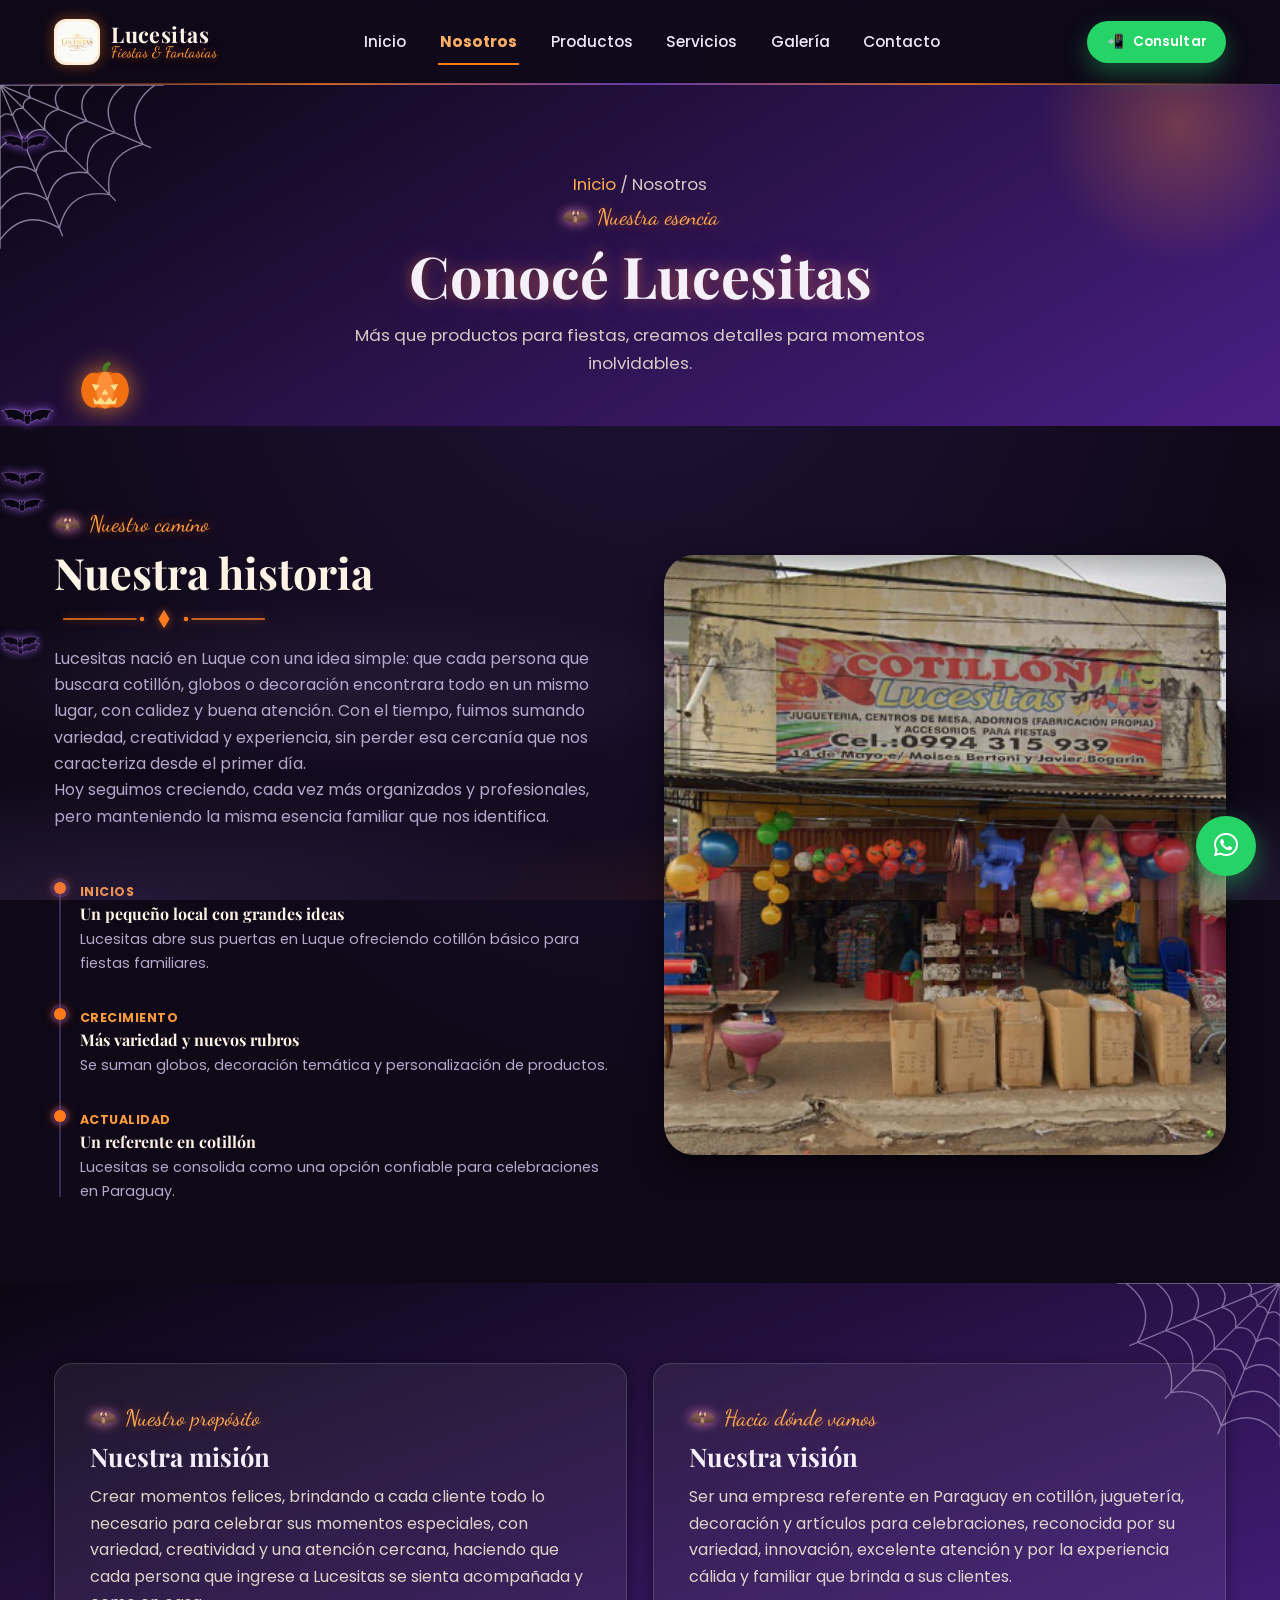
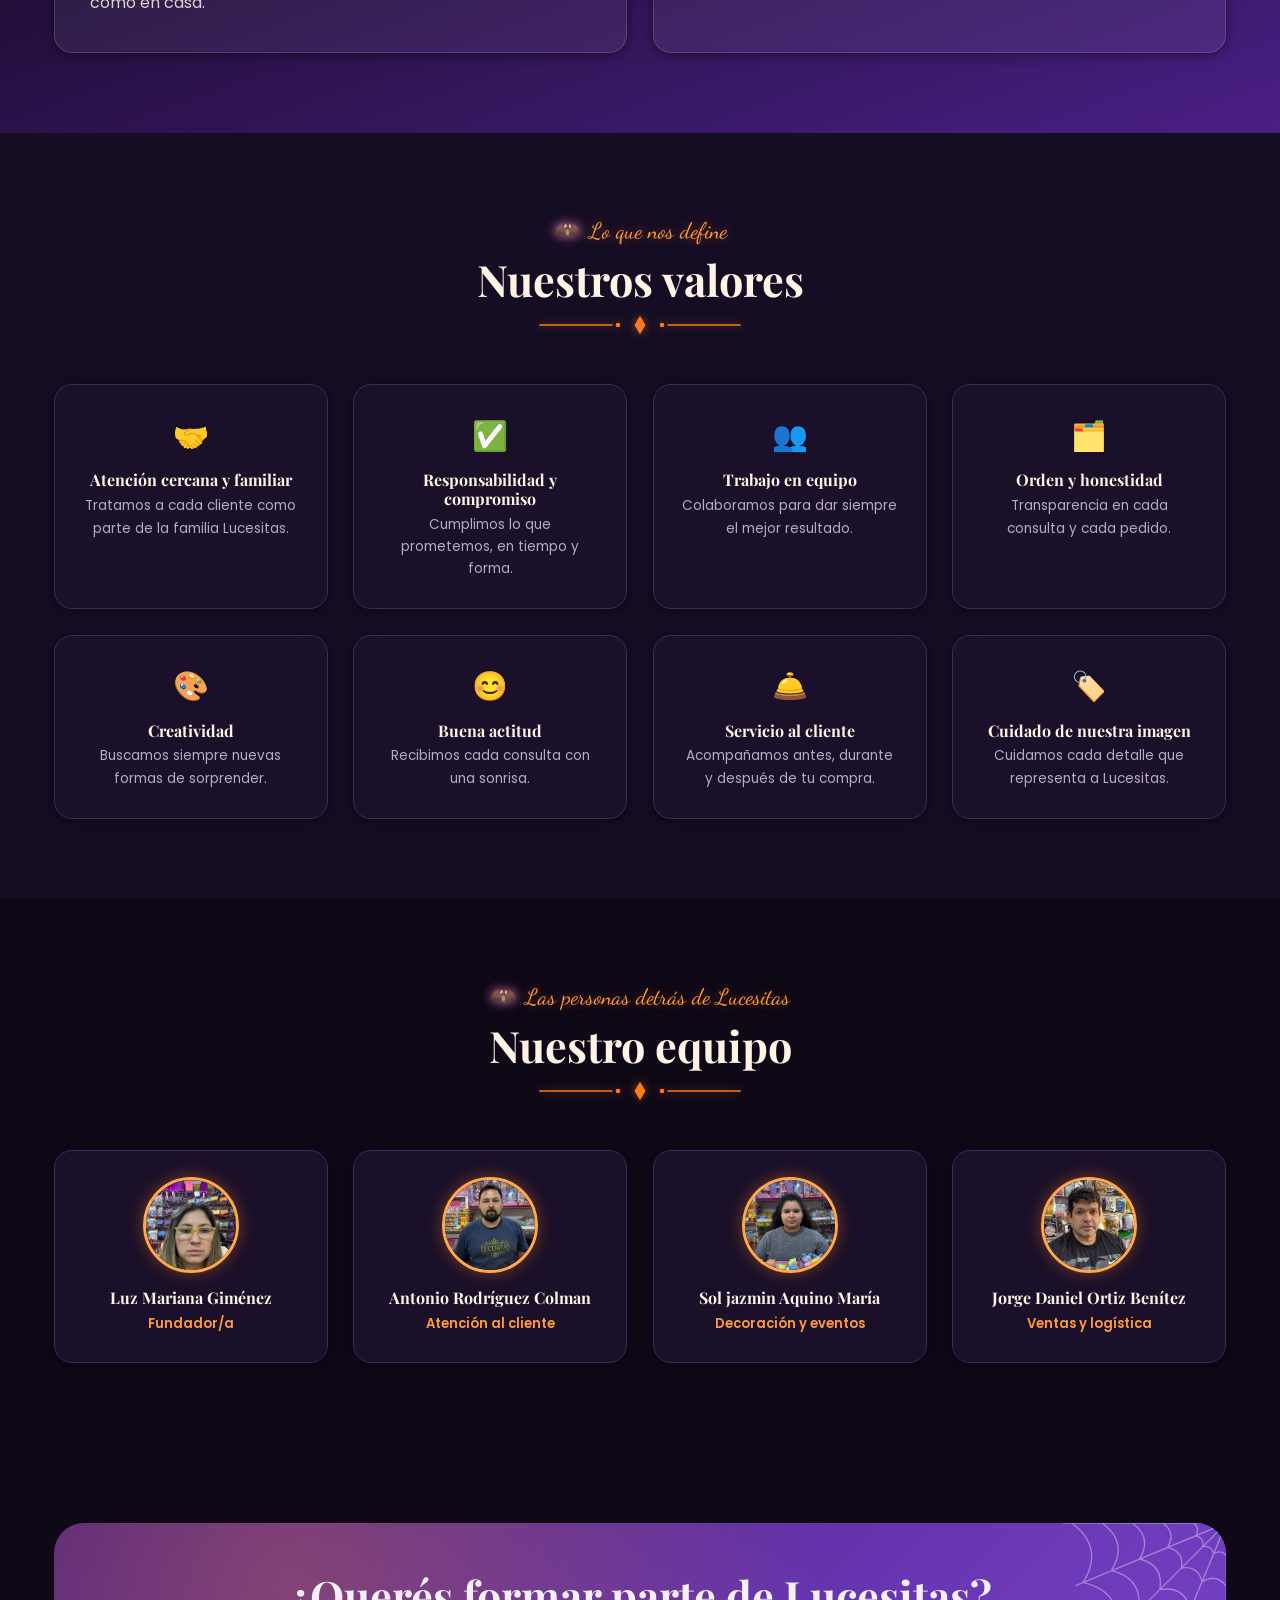
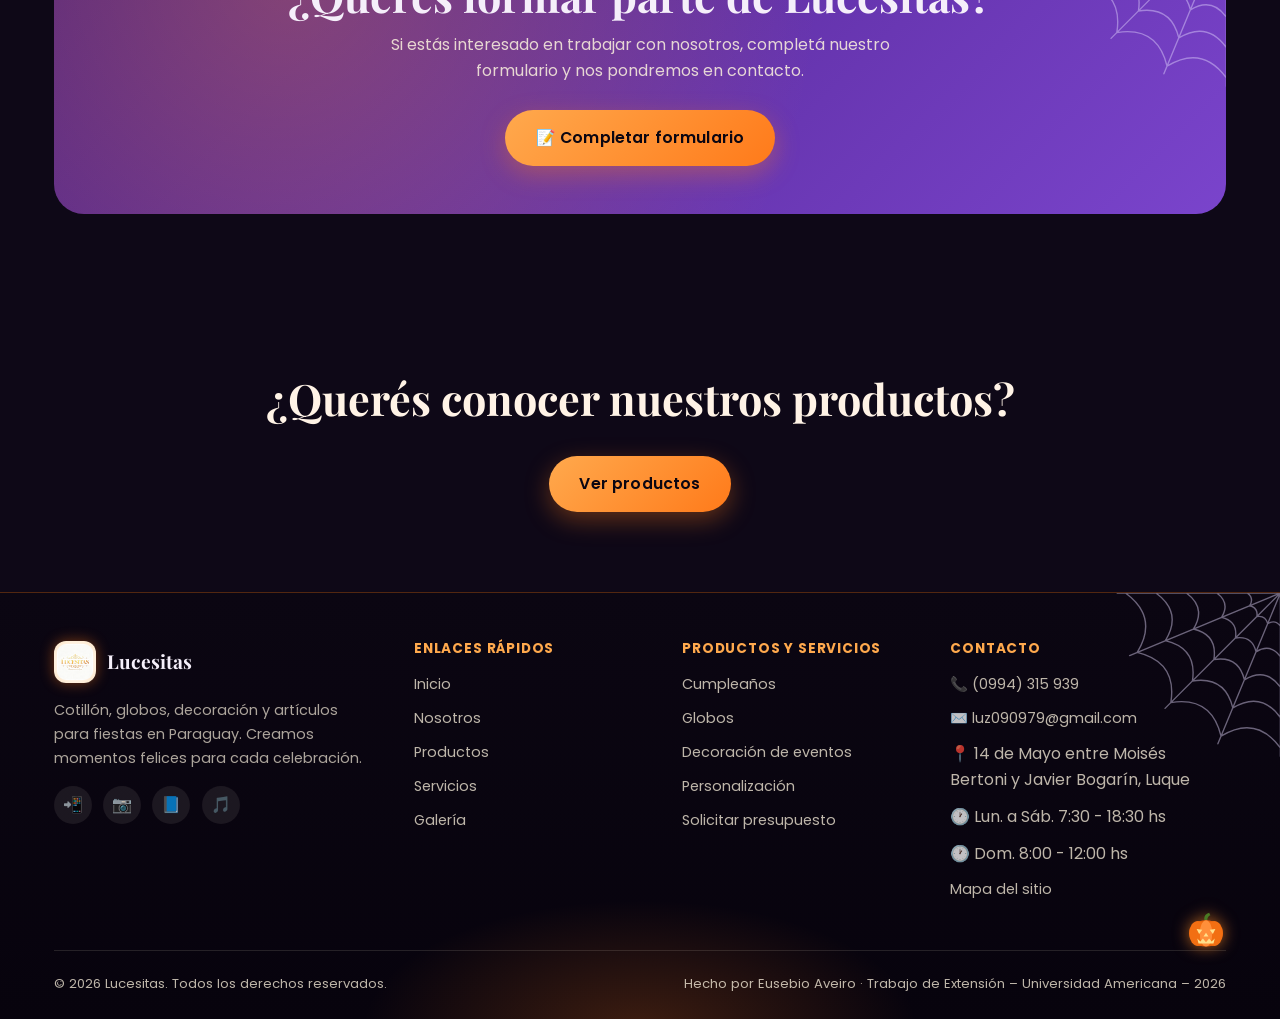
<file: nosotros.html>
<!DOCTYPE html>
<html lang="es-PY">
<head>
<meta charset="UTF-8">
<meta name="viewport" content="width=device-width, initial-scale=1.0">
<title>Nosotros | Conocé Lucesitas</title>
<meta name="description" content="Conocé la historia, misión, visión y valores de Lucesitas, cotillón paraguayo dedicado a crear momentos felices.">
<meta property="og:title" content="Nosotros | Conocé Lucesitas">
<meta property="og:description" content="Más que productos para fiestas, creamos detalles para momentos inolvidables.">
<meta property="og:type" content="website">
<meta property="og:image" content="assets/images/logo.png">
<link rel="icon" href="assets/images/logo.png" type="image/png">
<link rel="preconnect" href="https://fonts.googleapis.com">
<link href="https://fonts.googleapis.com/css2?family=Playfair+Display:wght@600;700;800&family=Poppins:wght@400;500;600;700&family=Dancing+Script:wght@600;700&display=swap" rel="stylesheet">
<link rel="stylesheet" href="css/style.css">
<link rel="stylesheet" href="https://cdnjs.cloudflare.com/ajax/libs/font-awesome/6.5.2/css/all.min.css">
</head>
<body>

<header class="navbar" data-navbar>
  <div class="container navbar__inner">
    <a href="index.html" class="navbar__brand">
      <img src="assets/images/logo.png" alt="Logotipo de Lucesitas" width="46" height="46">
      <span class="navbar__brand-text">
        <span class="navbar__brand-name">Lucesitas</span>
        <span class="navbar__brand-tag">Fiestas &amp; Fantasías</span>
      </span>
    </a>
    <nav class="navbar__links" data-nav-links aria-label="Navegación principal" id="menu-principal">
      <a href="index.html">Inicio</a>
      <a href="nosotros.html">Nosotros</a>
      <a href="productos.html">Productos</a>
      <a href="servicios.html">Servicios</a>
      <a href="galeria.html">Galería</a>
      <a href="contacto.html">Contacto</a>
      <div class="navbar__cta mobile-only">
    <a href="#" class="btn btn-whatsapp btn-sm btn-block" data-whatsapp>
        <i class="fab fa-whatsapp" aria-hidden="true"></i> WhatsApp
    </a>
</div>
    </nav>
    <div class="navbar__cta desktop-only">
      <a href="#" class="btn btn-whatsapp btn-sm" data-whatsapp aria-label="Consultar por WhatsApp"><span aria-hidden="true">📲</span> Consultar</a>
    </div>
    <button class="navbar__toggle" data-nav-toggle aria-label="Abrir menú" aria-expanded="false" aria-controls="menu-principal">
      <span></span><span></span><span></span>
    </button>
  </div>
</header>

<main>

  <section class="page-hero">
    <div class="container">
      <p class="breadcrumb"><a href="index.html">Inicio</a> / Nosotros</p>
      <span class="eyebrow">Nuestra esencia</span>
      <h1>Conocé Lucesitas</h1>
      <p>Más que productos para fiestas, creamos detalles para momentos inolvidables.</p>
    </div>
  </section>

  <!-- HISTORIA -->
  <section class="section">
    <div class="container two-col">
      <div class="reveal">
        <span class="eyebrow">Nuestro camino</span>
        <h2 class="section-title">Nuestra historia</h2>
        <svg class="flourish flourish--left" viewBox="0 0 220 24" aria-hidden="true"><line x1="0" y1="12" x2="80" y2="12" stroke="currentColor" stroke-width="1.4"/><line x1="140" y1="12" x2="220" y2="12" stroke="currentColor" stroke-width="1.4"/><path d="M110 2 L116 12 L110 22 L104 12 Z" fill="currentColor"/><circle cx="86" cy="12" r="2.5" fill="currentColor"/><circle cx="134" cy="12" r="2.5" fill="currentColor"/></svg>
        <p>Lucesitas nació en Luque con una idea simple: que cada persona que buscara cotillón, globos o decoración encontrara todo en un mismo lugar, con calidez y buena atención. Con el tiempo, fuimos sumando variedad, creatividad y experiencia, sin perder esa cercanía que nos caracteriza desde el primer día.</p>
        <p>Hoy seguimos creciendo, cada vez más organizados y profesionales, pero manteniendo la misma esencia familiar que nos identifica.</p>
        <div class="timeline mt-lg">
          <div class="timeline-item">
            <span>Inicios</span>
            <h3>Un pequeño local con grandes ideas</h3>
            <p style="font-size:0.9rem;">Lucesitas abre sus puertas en Luque ofreciendo cotillón básico para fiestas familiares.</p>
          </div>
          <div class="timeline-item">
            <span>Crecimiento</span>
            <h3>Más variedad y nuevos rubros</h3>
            <p style="font-size:0.9rem;">Se suman globos, decoración temática y personalización de productos.</p>
          </div>
          <div class="timeline-item">
            <span>Actualidad</span>
            <h3>Un referente en cotillón</h3>
            <p style="font-size:0.9rem;">Lucesitas se consolida como una opción confiable para celebraciones en Paraguay.</p>
          </div>
        </div>
      </div>
      <div class="two-col__media reveal">
        <img src="assets/images/cotillon frente.png" alt="Ilustración de la historia de Lucesitas con globos decorativos" width="800" height="600">
      </div>
    </div>
  </section>

  <!-- MISIÓN Y VISIÓN -->
  <section class="section section--dark">
    <div class="container">
      <div class="grid grid--2">
        <div class="card reveal" style="background: rgba(255,255,255,0.06); border-color: rgba(255,255,255,0.14); padding: 2.2rem;">
          <span class="eyebrow" style="color: var(--color-gold-light);">Nuestro propósito</span>
          <h2 style="color:var(--color-white); font-size: 1.6rem;">Nuestra misión</h2>
          <p style="color: rgba(251,242,222,0.85); margin-top: 0.8rem;">Crear momentos felices, brindando a cada cliente todo lo necesario para celebrar sus momentos especiales, con variedad, creatividad y una atención cercana, haciendo que cada persona que ingrese a Lucesitas se sienta acompañada y como en casa.</p>
        </div>
        <div class="card reveal" style="background: rgba(255,255,255,0.06); border-color: rgba(255,255,255,0.14); padding: 2.2rem;">
          <span class="eyebrow" style="color: var(--color-gold-light);">Hacia dónde vamos</span>
          <h2 style="color:var(--color-white); font-size: 1.6rem;">Nuestra visión</h2>
          <p style="color: rgba(251,242,222,0.85); margin-top: 0.8rem;">Ser una empresa referente en Paraguay en cotillón, juguetería, decoración y artículos para celebraciones, reconocida por su variedad, innovación, excelente atención y por la experiencia cálida y familiar que brinda a sus clientes.</p>
        </div>
      </div>
    </div>
  </section>

  <!-- VALORES -->
  <section class="section section--alt">
    <div class="container">
      <div class="section-header">
        <span class="eyebrow">Lo que nos define</span>
        <h2 class="section-title">Nuestros valores</h2>
        <svg class="flourish" viewBox="0 0 220 24" aria-hidden="true"><line x1="0" y1="12" x2="80" y2="12" stroke="currentColor" stroke-width="1.4"/><line x1="140" y1="12" x2="220" y2="12" stroke="currentColor" stroke-width="1.4"/><path d="M110 2 L116 12 L110 22 L104 12 Z" fill="currentColor"/><circle cx="86" cy="12" r="2.5" fill="currentColor"/><circle cx="134" cy="12" r="2.5" fill="currentColor"/></svg>
      </div>
      <div class="grid grid--4">
        <div class="value-card card reveal">
          <div class="value-card__icon" aria-hidden="true">🤝</div>
          <h3>Atención cercana y familiar</h3>
          <p>Tratamos a cada cliente como parte de la familia Lucesitas.</p>
        </div>
        <div class="value-card card reveal">
          <div class="value-card__icon" aria-hidden="true">✅</div>
          <h3>Responsabilidad y compromiso</h3>
          <p>Cumplimos lo que prometemos, en tiempo y forma.</p>
        </div>
        <div class="value-card card reveal">
          <div class="value-card__icon" aria-hidden="true">👥</div>
          <h3>Trabajo en equipo</h3>
          <p>Colaboramos para dar siempre el mejor resultado.</p>
        </div>
        <div class="value-card card reveal">
          <div class="value-card__icon" aria-hidden="true">🗂️</div>
          <h3>Orden y honestidad</h3>
          <p>Transparencia en cada consulta y cada pedido.</p>
        </div>
        <div class="value-card card reveal">
          <div class="value-card__icon" aria-hidden="true">🎨</div>
          <h3>Creatividad</h3>
          <p>Buscamos siempre nuevas formas de sorprender.</p>
        </div>
        <div class="value-card card reveal">
          <div class="value-card__icon" aria-hidden="true">😊</div>
          <h3>Buena actitud</h3>
          <p>Recibimos cada consulta con una sonrisa.</p>
        </div>
        <div class="value-card card reveal">
          <div class="value-card__icon" aria-hidden="true">🛎️</div>
          <h3>Servicio al cliente</h3>
          <p>Acompañamos antes, durante y después de tu compra.</p>
        </div>
        <div class="value-card card reveal">
          <div class="value-card__icon" aria-hidden="true">🏷️</div>
          <h3>Cuidado de nuestra imagen</h3>
          <p>Cuidamos cada detalle que representa a Lucesitas.</p>
        </div>
      </div>
    </div>
  </section>

  <!-- EQUIPO -->
  <section class="section">
    <div class="container">
      <div class="section-header">
        <span class="eyebrow">Las personas detrás de Lucesitas</span>
        <h2 class="section-title">Nuestro equipo</h2>
        <svg class="flourish" viewBox="0 0 220 24" aria-hidden="true"><line x1="0" y1="12" x2="80" y2="12" stroke="currentColor" stroke-width="1.4"/><line x1="140" y1="12" x2="220" y2="12" stroke="currentColor" stroke-width="1.4"/><path d="M110 2 L116 12 L110 22 L104 12 Z" fill="currentColor"/><circle cx="86" cy="12" r="2.5" fill="currentColor"/><circle cx="134" cy="12" r="2.5" fill="currentColor"/></svg>
      </div>
      <div class="grid grid--4">
        <div class="team-card card reveal">
          <div class="team-card__photo"><img src="assets/images/Luz mariana gimenez.jpeg" alt="Foto de integrante del equipo"></div>
          <h3>Luz Mariana Giménez</h3>
          <span>Fundador/a</span>
        </div>
        <div class="team-card card reveal">
          <div class="team-card__photo"><img src="assets/images/Juan Antonio Rodríguez colman.jpeg" alt="Foto de integrante del equipo"></div>
          <h3>Antonio Rodríguez Colman</h3>
          <span>Atención al cliente</span>
        </div>
        <div class="team-card card reveal">
          <div class="team-card__photo"><img src="assets/images/Sol jazmin Aquino María.jpeg" alt="Foto de integrante del equipo"></div>
          <h3>Sol jazmin Aquino María</h3>
          <span>Decoración y eventos</span>
        </div>
        <div class="team-card card reveal">
          <div class="team-card__photo"><img src="assets/images/Jorge Daniel Ortiz Benítez.jpeg" alt="Foto de integrante del equipo"></div>
          <h3>Jorge Daniel Ortiz Benítez</h3>
          <span>Ventas y logística</span>
        </div>
      </div>
    </div>
  </section>

  <!-- TRABAJA CON NOSOTROS -->
  <section class="section">
    <div class="container">

        <div class="cta-final reveal">

            <h2>¿Querés formar parte de Lucesitas?</h2>

            <p>
                Si estás interesado en trabajar con nosotros,
                completá nuestro formulario y nos pondremos en contacto.
            </p>

            <div class="cta-final__actions">

                <a 
                    href="https://docs.google.com/forms/d/e/1FAIpQLScp2ojx5F9AL_VxQgghaR9UaHuTy9Cjs1e7YjQCSaEEJUcUAA/viewform?usp=dialog"
                    class="btn btn-primary"
                    target="_blank"
                    rel="noopener noreferrer">
                    📝 Completar formulario
                </a>

            </div>

        </div>

    </div>
</section>
  <!-- CTA -->
  <section class="section">
    <div class="container text-center reveal">
      <h2 class="section-title">¿Querés conocer nuestros productos?</h2>
      <a href="productos.html" class="btn btn-primary mt-lg" style="margin-top:1.4rem;">Ver productos</a>
    </div>
  </section>

</main>

<footer class="footer">
  <div class="container">
    <div class="footer__grid">
      <div>
        <div class="footer__brand">
          <img src="assets/images/logo.png" alt="Logotipo de Lucesitas" width="42" height="42">
          <span class="footer__brand-name">Lucesitas</span>
        </div>
        <p>Cotillón, globos, decoración y artículos para fiestas en Paraguay. Creamos momentos felices para cada celebración.</p>
        <div class="footer__social">
          <a href="#" data-whatsapp aria-label="WhatsApp" target="_blank" rel="noopener noreferrer">📲</a>
          <a href="https://www.instagram.com/fiestas_y_fantasias_lucesitas/" aria-label="Instagram" target="_blank" rel="noopener noreferrer">📷</a>
          <a href="https://www.facebook.com/p/Lucecitas-de-colores-cotillon-decoraci%C3%B3n-100054257900266/?locale=es_LA" aria-label="Facebook" target="_blank" rel="noopener noreferrer">📘</a>
          <a href="https://www.tiktok.com/@lucesitascomercial" aria-label="TikTok" target="_blank" rel="noopener noreferrer">🎵</a>
        </div>
      </div>
      <div>
        <h4>Enlaces rápidos</h4>
        <div class="footer__links">
          <a href="index.html">Inicio</a>
          <a href="nosotros.html">Nosotros</a>
          <a href="productos.html">Productos</a>
          <a href="servicios.html">Servicios</a>
          <a href="galeria.html">Galería</a>
        </div>
      </div>
      <div>
        <h4>Productos y servicios</h4>
        <div class="footer__links">
          <a href="productos.html#cumpleanos">Cumpleaños</a>
          <a href="productos.html#globos">Globos</a>
          <a href="servicios.html">Decoración de eventos</a>
          <a href="servicios.html">Personalización</a>
          <a href="contacto.html">Solicitar presupuesto</a>
        </div>
      </div>
      <div>
        <h4>Contacto</h4>
        <div class="footer__links">
          <a href="tel:+595994315939">📞 (0994) 315 939</a>
          <a href="mailto:luz090979@gmail.com">✉️ luz090979@gmail.com</a>
          <span>📍 14 de Mayo entre Moisés Bertoni y Javier Bogarín, Luque</span>
          <span>🕐 Lun. a Sáb. 7:30 - 18:30 hs</span>
          <span>🕐 Dom. 8:00 - 12:00 hs</span>
          <a href="contacto.html#mapa-sitio">Mapa del sitio</a>
        </div>
      </div>
    </div>
    <div class="footer__bottom">
      <span>© 2026 Lucesitas. Todos los derechos reservados.</span>
      <span>Hecho por Eusebio Aveiro · Trabajo de Extensión – Universidad Americana – 2026</span>
    </div>
  </div>
</footer>

<a href="#" class="whatsapp-float" data-whatsapp aria-label="Consultar por WhatsApp"><i class="fab fa-whatsapp" aria-hidden="true"></i></a>
<script src="js/script.js"></script>
</body>
</html>
</file>
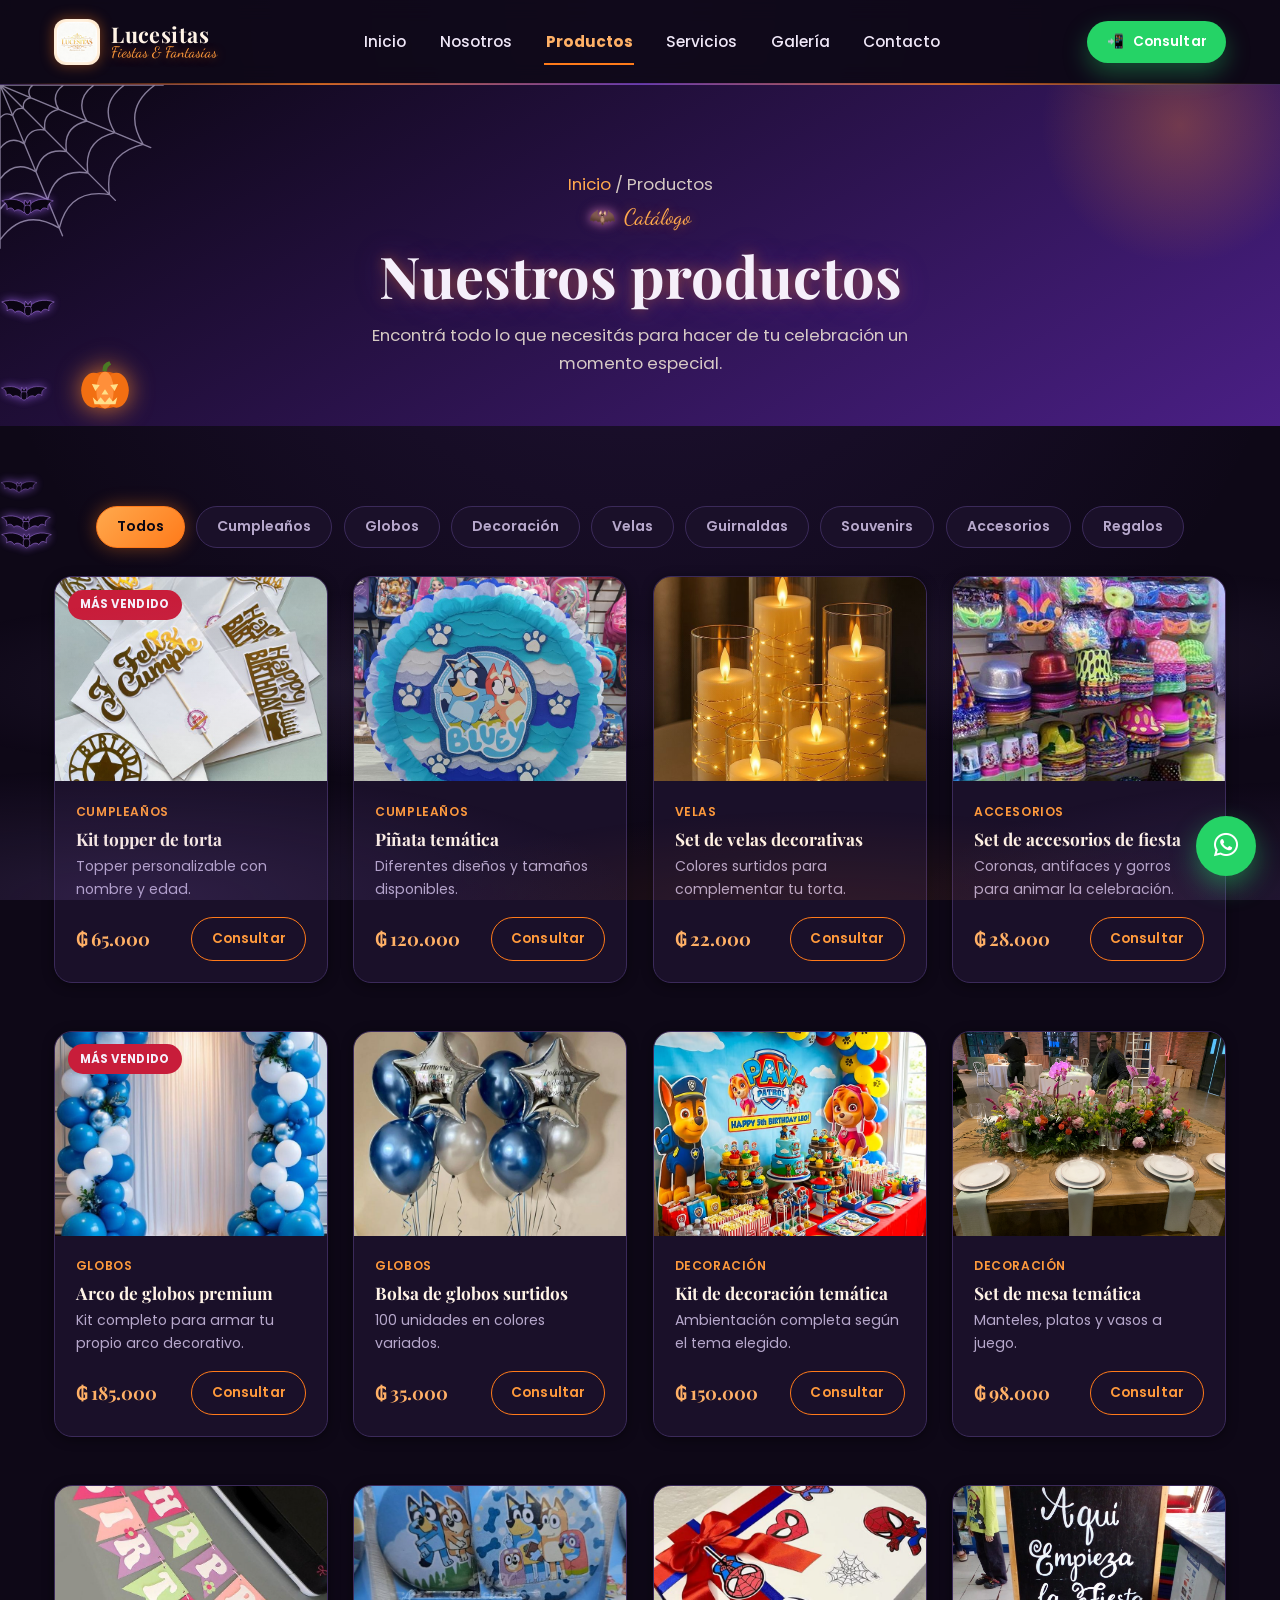
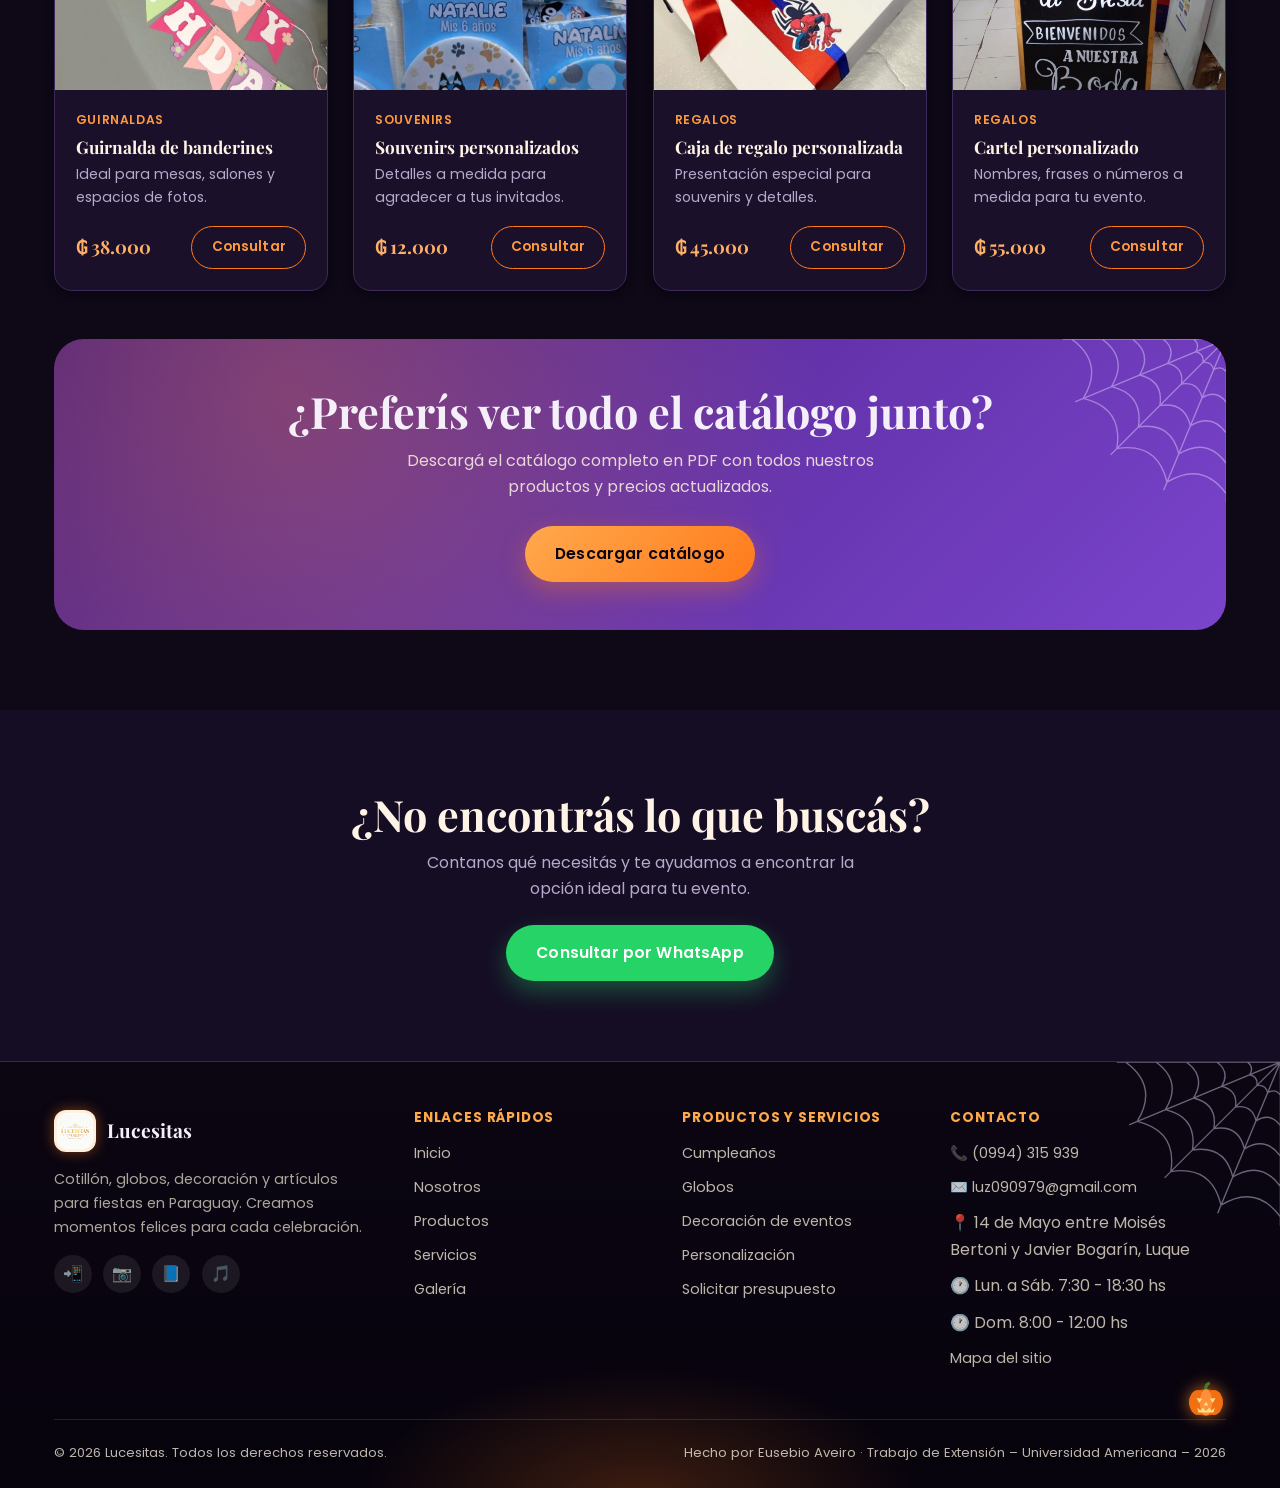
<file: productos.html>
<!DOCTYPE html>
<html lang="es-PY">
<head>
<meta charset="UTF-8">
<meta name="viewport" content="width=device-width, initial-scale=1.0">
<title>Productos | Cotillón Lucesitas</title>
<meta name="description" content="Catálogo de cotillón, globos, decoración, velas, guirnaldas, souvenirs y regalos de Lucesitas. Consultá precios y disponibilidad por WhatsApp.">
<meta property="og:title" content="Productos | Cotillón Lucesitas">
<meta property="og:description" content="Encontrá todo lo que necesitás para hacer de tu celebración un momento especial.">
<meta property="og:type" content="website">
<meta property="og:image" content="assets/images/logo.png">
<link rel="icon" href="assets/images/logo.png" type="image/png">
<link rel="preconnect" href="https://fonts.googleapis.com">
<link href="https://fonts.googleapis.com/css2?family=Playfair+Display:wght@600;700;800&family=Poppins:wght@400;500;600;700&family=Dancing+Script:wght@600;700&display=swap" rel="stylesheet">
<link rel="stylesheet" href="css/style.css">
<link rel="stylesheet" href="https://cdnjs.cloudflare.com/ajax/libs/font-awesome/6.5.2/css/all.min.css">
<script async src="https://www.googletagmanager.com/gtag/js?id=G-5BN0Z0P68D"></script>
<script>
  window.dataLayer = window.dataLayer || [];
  function gtag(){dataLayer.push(arguments);}
  gtag('js', new Date());

  gtag('config', 'G-5BN0Z0P68D');
</script>
</head>
<body>

<header class="navbar" data-navbar>
  <div class="container navbar__inner">
    <a href="index.html" class="navbar__brand">
      <img src="assets/images/logo.png" alt="Logotipo de Lucesitas" width="46" height="46">
      <span class="navbar__brand-text">
        <span class="navbar__brand-name">Lucesitas</span>
        <span class="navbar__brand-tag">Fiestas &amp; Fantasías</span>
      </span>
    </a>
    <nav class="navbar__links" data-nav-links aria-label="Navegación principal" id="menu-principal">
      <a href="index.html">Inicio</a>
      <a href="nosotros.html">Nosotros</a>
      <a href="productos.html">Productos</a>
      <a href="servicios.html">Servicios</a>
      <a href="galeria.html">Galería</a>
      <a href="contacto.html">Contacto</a>
      <div class="navbar__cta mobile-only">
    <a href="#" class="btn btn-whatsapp btn-sm btn-block" data-whatsapp>
        <i class="fab fa-whatsapp" aria-hidden="true"></i> WhatsApp
    </a>
</div>
    </nav>
    <div class="navbar__cta desktop-only">
      <a href="#" class="btn btn-whatsapp btn-sm" data-whatsapp aria-label="Consultar por WhatsApp"><span aria-hidden="true">📲</span> Consultar</a>
    </div>
    <button class="navbar__toggle" data-nav-toggle aria-label="Abrir menú" aria-expanded="false" aria-controls="menu-principal">
      <span></span><span></span><span></span>
    </button>
  </div>
</header>

<main>

  <section class="page-hero">
    <div class="container">
      <p class="breadcrumb"><a href="index.html">Inicio</a> / Productos</p>
      <span class="eyebrow">Catálogo</span>
      <h1>Nuestros productos</h1>
      <p>Encontrá todo lo que necesitás para hacer de tu celebración un momento especial.</p>
    </div>
  </section>

  <section class="section">
    <div class="container">

      <div class="filter-bar" role="tablist" aria-label="Filtrar productos por categoría">
        <button class="filter-btn is-active" data-filter="todos">Todos</button>
        <button class="filter-btn" data-filter="cumpleanos">Cumpleaños</button>
        <button class="filter-btn" data-filter="globos">Globos</button>
        <button class="filter-btn" data-filter="decoracion">Decoración</button>
        <button class="filter-btn" data-filter="velas">Velas</button>
        <button class="filter-btn" data-filter="guirnaldas">Guirnaldas</button>
        <button class="filter-btn" data-filter="souvenirs">Souvenirs</button>
        <button class="filter-btn" data-filter="accesorios">Accesorios</button>
        <button class="filter-btn" data-filter="regalos">Regalos</button>
      </div>


      <div class="grid grid--4" id="cumpleanos">

        <article class="product-card card" data-category="cumpleanos">
          <div class="product-card__media"><span class="product-card__badge">Más vendido</span><img src="assets/images/kit topper.jfif" alt="Kit topper de torta"></div>
          <div class="product-card__body">
            <span class="product-card__category">Cumpleaños</span>
            <h3>Kit topper de torta</h3>
            <p>Topper personalizable con nombre y edad.</p>
            <div class="product-card__footer">
              <span class="product-card__price">₲ 65.000</span>
              <a href="#" class="btn btn-outline-gold btn-sm" data-whatsapp-product="Kit topper de torta" data-whatsapp-price="₲ 65.000">Consultar</a>
            </div>
          </div>
        </article>

        <article class="product-card card" data-category="cumpleanos">
          <div class="product-card__media"><img src="assets/images/piñata.jfif" alt="Piñata temática"></div>
          <div class="product-card__body">
            <span class="product-card__category">Cumpleaños</span>
            <h3>Piñata temática</h3>
            <p>Diferentes diseños y tamaños disponibles.</p>
            <div class="product-card__footer">
              <span class="product-card__price">₲ 120.000</span>
              <a href="#" class="btn btn-outline-gold btn-sm" data-whatsapp-product="Piñata temática" data-whatsapp-price="₲ 120.000">Consultar</a>
            </div>
          </div>
        </article>

        <article class="product-card card" data-category="velas">
          <div class="product-card__media"><img src="assets/images/vela.jfif" alt="Set de velas decorativas"></div>
          <div class="product-card__body">
            <span class="product-card__category">Velas</span>
            <h3>Set de velas decorativas</h3>
            <p>Colores surtidos para complementar tu torta.</p>
            <div class="product-card__footer">
              <span class="product-card__price">₲ 22.000</span>
              <a href="#" class="btn btn-outline-gold btn-sm" data-whatsapp-product="Set de velas decorativas" data-whatsapp-price="₲ 22.000">Consultar</a>
            </div>
          </div>
        </article>

        <article class="product-card card" data-category="accesorios">
          <div class="product-card__media"><img src="assets/images/accesorio.jfif" alt="Set de accesorios de fiesta"></div>
          <div class="product-card__body">
            <span class="product-card__category">Accesorios</span>
            <h3>Set de accesorios de fiesta</h3>
            <p>Coronas, antifaces y gorros para animar la celebración.</p>
            <div class="product-card__footer">
              <span class="product-card__price">₲ 28.000</span>
              <a href="#" class="btn btn-outline-gold btn-sm" data-whatsapp-product="Set de accesorios de fiesta" data-whatsapp-price="₲ 28.000">Consultar</a>
            </div>
          </div>
        </article>

      </div>

      <div class="grid grid--4 mt-lg" id="globos">

        <article class="product-card card" data-category="globos">
          <div class="product-card__media"><span class="product-card__badge">Más vendido</span><img src="assets/images/arco de globos.jfif" alt="Arco de globos premium"></div>
          <div class="product-card__body">
            <span class="product-card__category">Globos</span>
            <h3>Arco de globos premium</h3>
            <p>Kit completo para armar tu propio arco decorativo.</p>
            <div class="product-card__footer">
              <span class="product-card__price">₲ 185.000</span>
              <a href="#" class="btn btn-outline-gold btn-sm" data-whatsapp-product="Arco de globos premium" data-whatsapp-price="₲ 185.000">Consultar</a>
            </div>
          </div>
        </article>

        <article class="product-card card" data-category="globos">
          <div class="product-card__media"><img src="assets/images/globos.jfif" alt="Bolsa de globos surtidos"></div>
          <div class="product-card__body">
            <span class="product-card__category">Globos</span>
            <h3>Bolsa de globos surtidos</h3>
            <p>100 unidades en colores variados.</p>
            <div class="product-card__footer">
              <span class="product-card__price">₲ 35.000</span>
              <a href="#" class="btn btn-outline-gold btn-sm" data-whatsapp-product="Bolsa de globos surtidos" data-whatsapp-price="₲ 35.000">Consultar</a>
            </div>
          </div>
        </article>

        <article class="product-card card" data-category="decoracion">
          <div class="product-card__media"><img src="assets/images/decoraciones.jfif" alt="Kit de decoración temática"></div>
          <div class="product-card__body">
            <span class="product-card__category">Decoración</span>
            <h3>Kit de decoración temática</h3>
            <p>Ambientación completa según el tema elegido.</p>
            <div class="product-card__footer">
              <span class="product-card__price">₲ 150.000</span>
              <a href="#" class="btn btn-outline-gold btn-sm" data-whatsapp-product="Kit de decoración temática" data-whatsapp-price="₲ 150.000">Consultar</a>
            </div>
          </div>
        </article>

        <article class="product-card card" data-category="decoracion">
          <div class="product-card__media"><img src="assets/images/mesa tematica (1).jpg" alt="Set de mesa temática"></div>
          <div class="product-card__body">
            <span class="product-card__category">Decoración</span>
            <h3>Set de mesa temática</h3>
            <p>Manteles, platos y vasos a juego.</p>
            <div class="product-card__footer">
              <span class="product-card__price">₲ 98.000</span>
              <a href="#" class="btn btn-outline-gold btn-sm" data-whatsapp-product="Set de mesa temática" data-whatsapp-price="₲ 98.000">Consultar</a>
            </div>
          </div>
        </article>

      </div>

      <div class="grid grid--4 mt-lg" id="graduaciones">

        <article class="product-card card" data-category="guirnaldas">
          <div class="product-card__media"><img src="assets/images/banderin.jfif" alt="Guirnalda de banderines"></div>
          <div class="product-card__body">
            <span class="product-card__category">Guirnaldas</span>
            <h3>Guirnalda de banderines</h3>
            <p>Ideal para mesas, salones y espacios de fotos.</p>
            <div class="product-card__footer">
              <span class="product-card__price">₲ 38.000</span>
              <a href="#" class="btn btn-outline-gold btn-sm" data-whatsapp-product="Guirnalda de banderines" data-whatsapp-price="₲ 38.000">Consultar</a>
            </div>
          </div>
        </article>

        <article class="product-card card" data-category="souvenirs">
          <div class="product-card__media"><img src="assets/images/souvenirs.jfif" alt="Souvenirs personalizados"></div>
          <div class="product-card__body">
            <span class="product-card__category">Souvenirs</span>
            <h3>Souvenirs personalizados</h3>
            <p>Detalles a medida para agradecer a tus invitados.</p>
            <div class="product-card__footer">
              <span class="product-card__price">₲ 12.000</span>
              <a href="#" class="btn btn-outline-gold btn-sm" data-whatsapp-product="Souvenirs personalizados" data-whatsapp-price="₲ 12.000">Consultar</a>
            </div>
          </div>
        </article>

        <article class="product-card card" data-category="regalos">
          <div class="product-card__media"><img src="assets/images/caja decorativa.jfif" alt="Caja de regalo personalizada"></div>
          <div class="product-card__body">
            <span class="product-card__category">Regalos</span>
            <h3>Caja de regalo personalizada</h3>
            <p>Presentación especial para souvenirs y detalles.</p>
            <div class="product-card__footer">
              <span class="product-card__price">₲ 45.000</span>
              <a href="#" class="btn btn-outline-gold btn-sm" data-whatsapp-product="Caja de regalo personalizada" data-whatsapp-price="₲ 45.000">Consultar</a>
            </div>
          </div>
        </article>

        <article class="product-card card" data-category="regalos">
          <div class="product-card__media"><img src="assets/images/cartel decorativo.jpg" alt="Cartel personalizado"></div>
          <div class="product-card__body">
            <span class="product-card__category">Regalos</span>
            <h3>Cartel personalizado</h3>
            <p>Nombres, frases o números a medida para tu evento.</p>
            <div class="product-card__footer">
              <span class="product-card__price">₲ 55.000</span>
              <a href="#" class="btn btn-outline-gold btn-sm" data-whatsapp-product="Cartel personalizado" data-whatsapp-price="₲ 55.000">Consultar</a>
            </div>
          </div>
        </article>

      </div>

      <!-- Anclas ocultas para categorías adicionales del menú (bodas, baby shower, halloween, navidad) -->
      <div id="bodas" aria-hidden="true"></div>
      <div id="babyshower" aria-hidden="true"></div>
      <div id="halloween" aria-hidden="true"></div>
      <div id="navidad" aria-hidden="true"></div>

      <!-- CATÁLOGO DESCARGABLE -->
      <div class="cta-final mt-lg">
        <h2>¿Preferís ver todo el catálogo junto?</h2>
        <p>Descargá el catálogo completo en PDF con todos nuestros productos y precios actualizados.</p>
        <div class="cta-final__actions">
          <a href="assets/pdf/catalogo-lucesitas.pdf" class="btn btn-primary" target="_blank" rel="noopener noreferrer">Descargar catálogo</a>
        </div>
      </div>

    </div>
  </section>

  <section class="section section--alt">
    <div class="container text-center">
      <h2 class="section-title">¿No encontrás lo que buscás?</h2>
      <p style="max-width:480px; margin: 0 auto 1.4rem;">Contanos qué necesitás y te ayudamos a encontrar la opción ideal para tu evento.</p>
      <a href="#" class="btn btn-whatsapp" data-whatsapp>Consultar por WhatsApp</a>
    </div>
  </section>

</main>

<footer class="footer">
  <div class="container">
    <div class="footer__grid">
      <div>
        <div class="footer__brand">
          <img src="assets/images/logo.png" alt="Logotipo de Lucesitas" width="42" height="42">
          <span class="footer__brand-name">Lucesitas</span>
        </div>
        <p>Cotillón, globos, decoración y artículos para fiestas en Paraguay. Creamos momentos felices para cada celebración.</p>
        <div class="footer__social">
          <a href="#" data-whatsapp aria-label="WhatsApp" target="_blank" rel="noopener noreferrer">📲</a>
          <a href="https://www.instagram.com/fiestas_y_fantasias_lucesitas/" aria-label="Instagram" target="_blank" rel="noopener noreferrer">📷</a>
          <a href="https://www.facebook.com/p/Lucecitas-de-colores-cotillon-decoraci%C3%B3n-100054257900266/?locale=es_LA" aria-label="Facebook" target="_blank" rel="noopener noreferrer">📘</a>
          <a href="https://www.tiktok.com/@lucesitascomercial" aria-label="TikTok" target="_blank" rel="noopener noreferrer">🎵</a>
        </div>
      </div>
      <div>
        <h4>Enlaces rápidos</h4>
        <div class="footer__links">
          <a href="index.html">Inicio</a>
          <a href="nosotros.html">Nosotros</a>
          <a href="productos.html">Productos</a>
          <a href="servicios.html">Servicios</a>
          <a href="galeria.html">Galería</a>
        </div>
      </div>
      <div>
        <h4>Productos y servicios</h4>
        <div class="footer__links">
          <a href="productos.html#cumpleanos">Cumpleaños</a>
          <a href="productos.html#globos">Globos</a>
          <a href="servicios.html">Decoración de eventos</a>
          <a href="servicios.html">Personalización</a>
          <a href="contacto.html">Solicitar presupuesto</a>
        </div>
      </div>
      <div>
        <h4>Contacto</h4>
        <div class="footer__links">
          <a href="tel:+595994315939">📞 (0994) 315 939</a>
          <a href="mailto:luz090979@gmail.com">✉️ luz090979@gmail.com</a>
          <span>📍 14 de Mayo entre Moisés Bertoni y Javier Bogarín, Luque</span>
          <span>🕐 Lun. a Sáb. 7:30 - 18:30 hs</span>
          <span>🕐 Dom. 8:00 - 12:00 hs</span>
          <a href="contacto.html#mapa-sitio">Mapa del sitio</a>
        </div>
      </div>
    </div>
    <div class="footer__bottom">
      <span>© 2026 Lucesitas. Todos los derechos reservados.</span>
      <span>Hecho por Eusebio Aveiro · Trabajo de Extensión – Universidad Americana – 2026</span>
    </div>
  </div>
</footer>

<a href="#" class="whatsapp-float" data-whatsapp aria-label="Consultar por WhatsApp"><i class="fab fa-whatsapp" aria-hidden="true"></i></a>
<script src="js/script.js"></script>
</body>
</html>
</file>
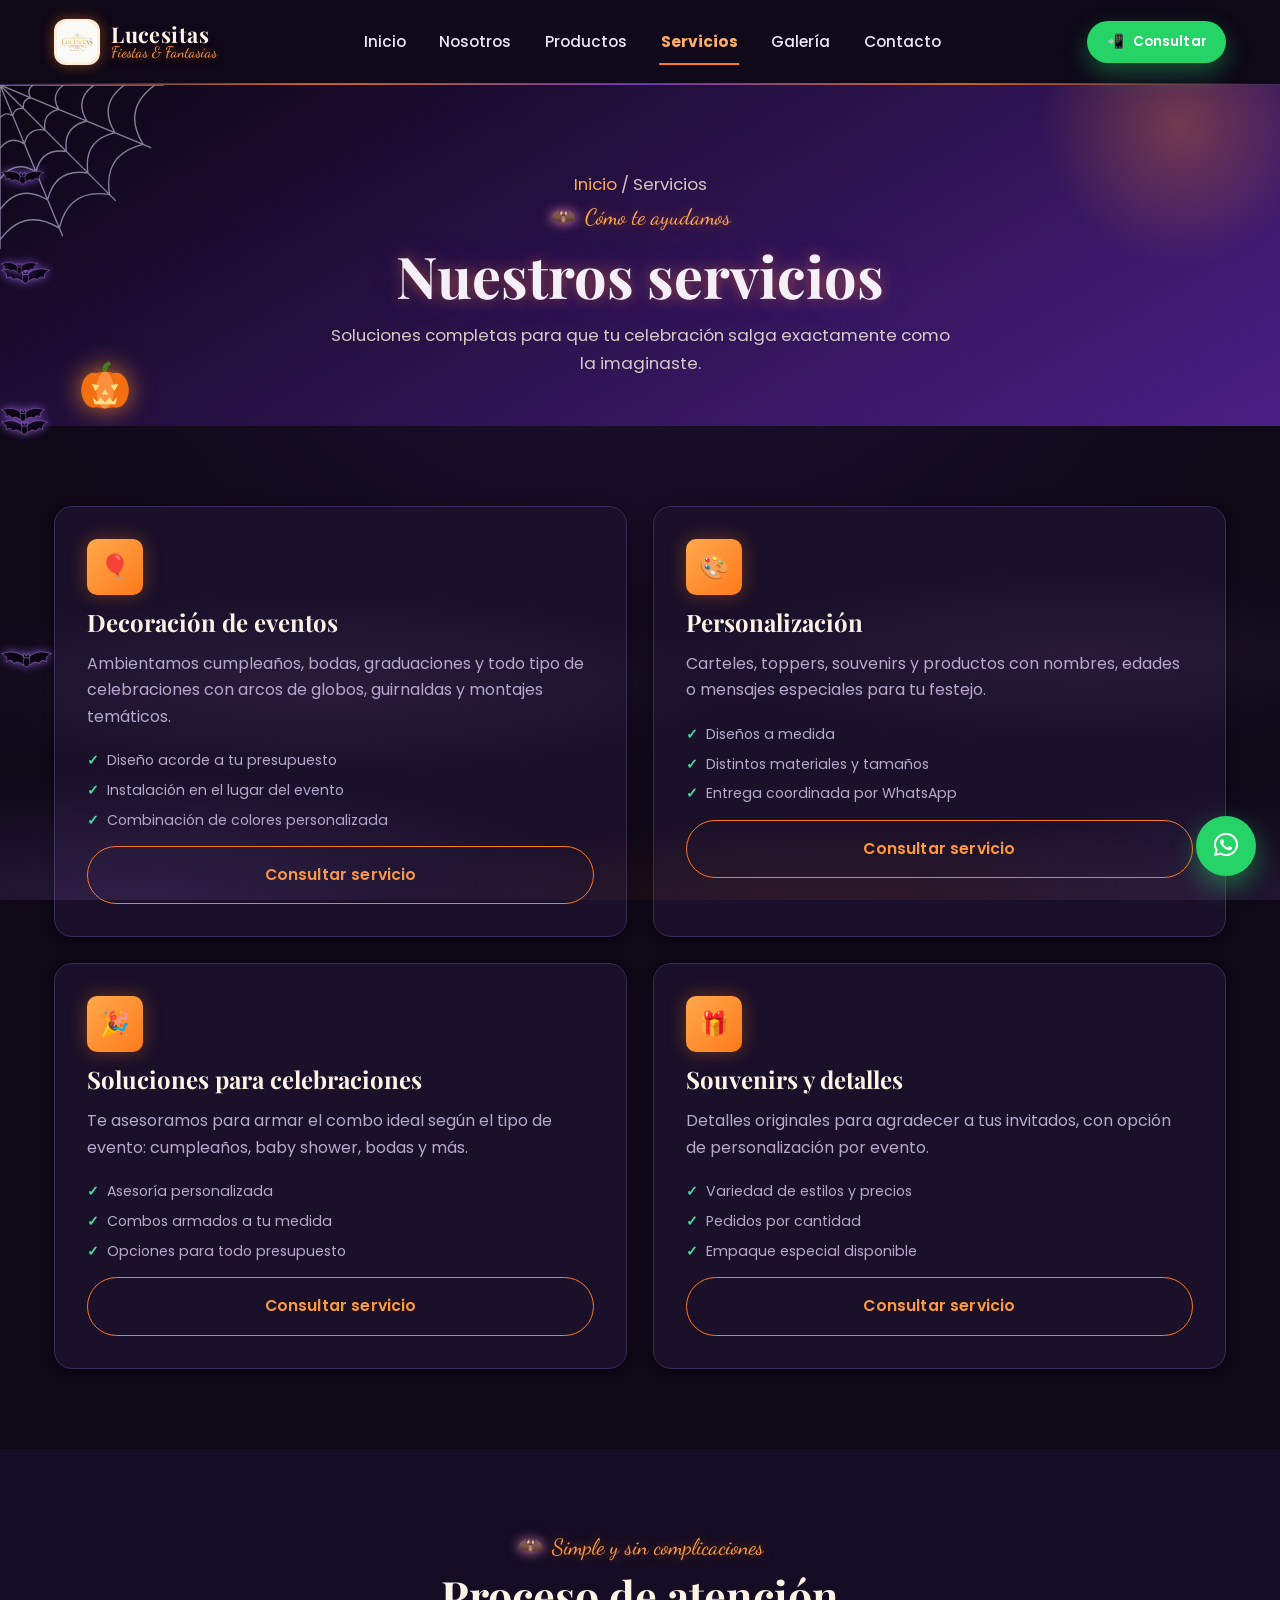
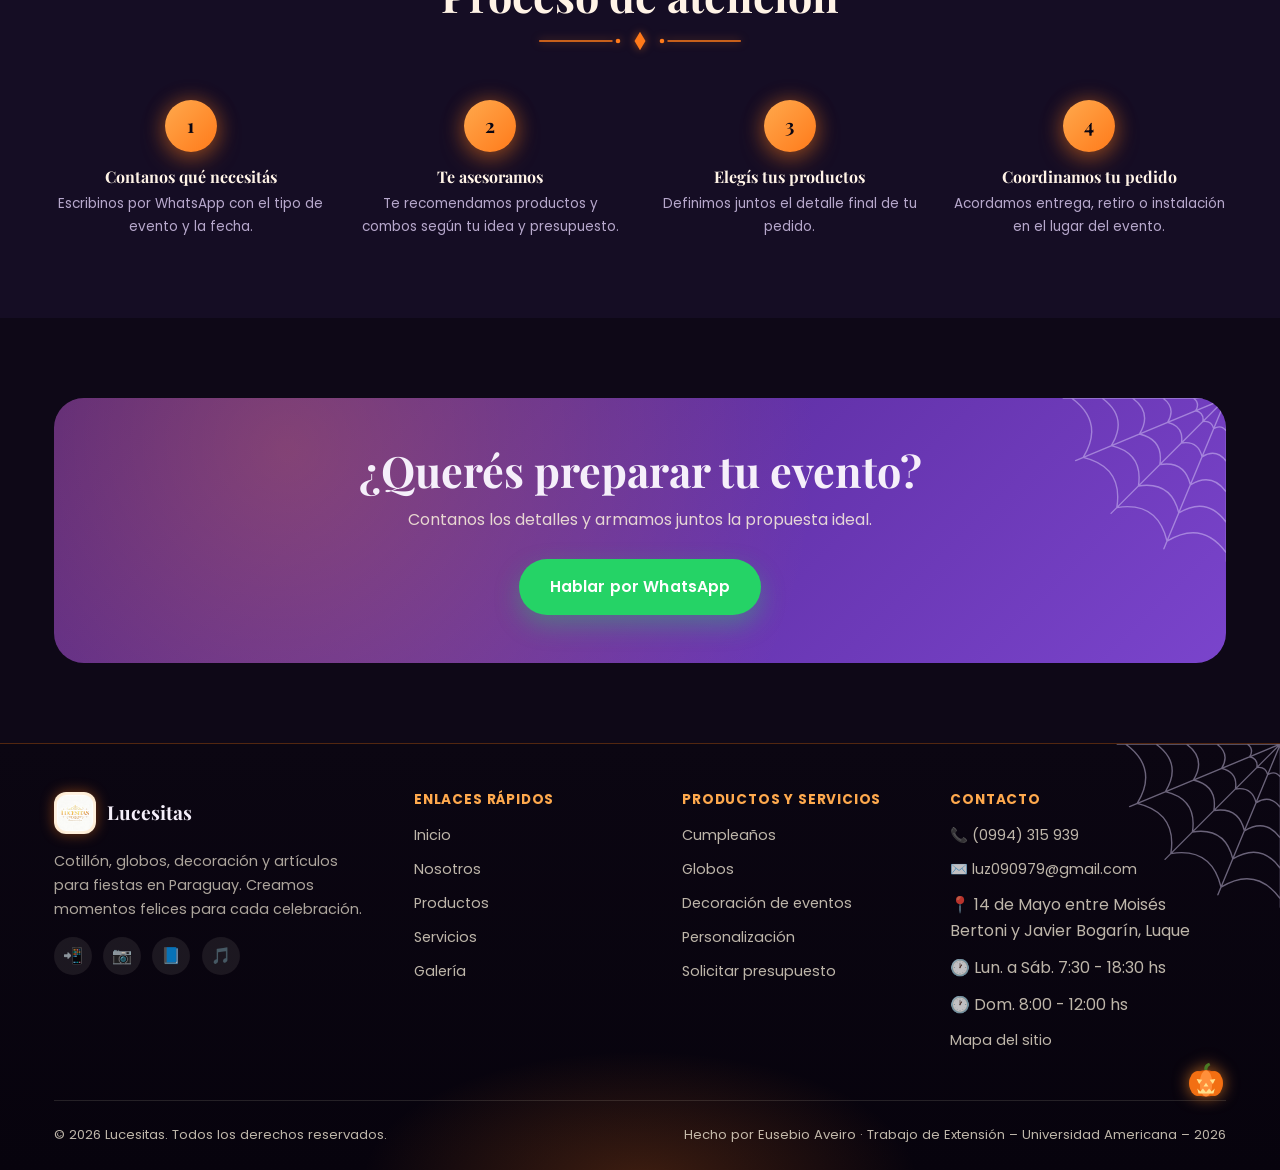
<file: servicios.html>
<!DOCTYPE html>
<html lang="es-PY">
<head>
<meta charset="UTF-8">
<meta name="viewport" content="width=device-width, initial-scale=1.0">
<title>Servicios | Lucesitas</title>
<meta name="description" content="Decoración de eventos, personalización, souvenirs y soluciones integrales para tu celebración con Lucesitas.">
<meta property="og:title" content="Servicios | Lucesitas">
<meta property="og:description" content="Descubrí cómo Lucesitas puede ayudarte a preparar tu próximo evento de principio a fin.">
<meta property="og:type" content="website">
<meta property="og:image" content="assets/images/logo.png">
<link rel="icon" href="assets/images/logo.png" type="image/png">
<link rel="preconnect" href="https://fonts.googleapis.com">
<link href="https://fonts.googleapis.com/css2?family=Playfair+Display:wght@600;700;800&family=Poppins:wght@400;500;600;700&family=Dancing+Script:wght@600;700&display=swap" rel="stylesheet">
<link rel="stylesheet" href="css/style.css">
<link rel="stylesheet" href="https://cdnjs.cloudflare.com/ajax/libs/font-awesome/6.5.2/css/all.min.css">
<script async src="https://www.googletagmanager.com/gtag/js?id=G-5BN0Z0P68D"></script>
<script>
  window.dataLayer = window.dataLayer || [];
  function gtag(){dataLayer.push(arguments);}
  gtag('js', new Date());

  gtag('config', 'G-5BN0Z0P68D');
</script>
</head>
<body>

<header class="navbar" data-navbar>
  <div class="container navbar__inner">
    <a href="index.html" class="navbar__brand">
      <img src="assets/images/logo.png" alt="Logotipo de Lucesitas" width="46" height="46">
      <span class="navbar__brand-text">
        <span class="navbar__brand-name">Lucesitas</span>
        <span class="navbar__brand-tag">Fiestas &amp; Fantasías</span>
      </span>
    </a>
    <nav class="navbar__links" data-nav-links aria-label="Navegación principal" id="menu-principal">
      <a href="index.html">Inicio</a>
      <a href="nosotros.html">Nosotros</a>
      <a href="productos.html">Productos</a>
      <a href="servicios.html">Servicios</a>
      <a href="galeria.html">Galería</a>
      <a href="contacto.html">Contacto</a>
      <div class="navbar__cta mobile-only">
    <a href="#" class="btn btn-whatsapp btn-sm btn-block" data-whatsapp>
        <i class="fab fa-whatsapp" aria-hidden="true"></i> WhatsApp
    </a>
</div>
    </nav>
    <div class="navbar__cta desktop-only">
      <a href="#" class="btn btn-whatsapp btn-sm" data-whatsapp aria-label="Consultar por WhatsApp"><span aria-hidden="true">📲</span> Consultar</a>
    </div>
    <button class="navbar__toggle" data-nav-toggle aria-label="Abrir menú" aria-expanded="false" aria-controls="menu-principal">
      <span></span><span></span><span></span>
    </button>
  </div>
</header>

<main>

  <section class="page-hero">
    <div class="container">
      <p class="breadcrumb"><a href="index.html">Inicio</a> / Servicios</p>
      <span class="eyebrow">Cómo te ayudamos</span>
      <h1>Nuestros servicios</h1>
      <p>Soluciones completas para que tu celebración salga exactamente como la imaginaste.</p>
    </div>
  </section>

  <section class="section">
    <div class="container">
      <div class="grid grid--2">

        <div class="service-card card reveal">
          <div class="service-card__icon" aria-hidden="true">🎈</div>
          <h3>Decoración de eventos</h3>
          <p>Ambientamos cumpleaños, bodas, graduaciones y todo tipo de celebraciones con arcos de globos, guirnaldas y montajes temáticos.</p>
          <ul>
            <li>Diseño acorde a tu presupuesto</li>
            <li>Instalación en el lugar del evento</li>
            <li>Combinación de colores personalizada</li>
          </ul>
          <a href="#" class="btn btn-outline-gold" data-whatsapp-product="Servicio de decoración de eventos">Consultar servicio</a>
        </div>

        <div class="service-card card reveal">
          <div class="service-card__icon" aria-hidden="true">🎨</div>
          <h3>Personalización</h3>
          <p>Carteles, toppers, souvenirs y productos con nombres, edades o mensajes especiales para tu festejo.</p>
          <ul>
            <li>Diseños a medida</li>
            <li>Distintos materiales y tamaños</li>
            <li>Entrega coordinada por WhatsApp</li>
          </ul>
          <a href="#" class="btn btn-outline-gold" data-whatsapp-product="Servicio de personalización">Consultar servicio</a>
        </div>

        <div class="service-card card reveal">
          <div class="service-card__icon" aria-hidden="true">🎉</div>
          <h3>Soluciones para celebraciones</h3>
          <p>Te asesoramos para armar el combo ideal según el tipo de evento: cumpleaños, baby shower, bodas y más.</p>
          <ul>
            <li>Asesoría personalizada</li>
            <li>Combos armados a tu medida</li>
            <li>Opciones para todo presupuesto</li>
          </ul>
          <a href="#" class="btn btn-outline-gold" data-whatsapp-product="Soluciones para celebraciones">Consultar servicio</a>
        </div>

        <div class="service-card card reveal">
          <div class="service-card__icon" aria-hidden="true">🎁</div>
          <h3>Souvenirs y detalles</h3>
          <p>Detalles originales para agradecer a tus invitados, con opción de personalización por evento.</p>
          <ul>
            <li>Variedad de estilos y precios</li>
            <li>Pedidos por cantidad</li>
            <li>Empaque especial disponible</li>
          </ul>
          <a href="#" class="btn btn-outline-gold" data-whatsapp-product="Souvenirs y detalles">Consultar servicio</a>
        </div>

      </div>
    </div>
  </section>

  <!-- PROCESO -->
  <section class="section section--alt">
    <div class="container">
      <div class="section-header">
        <span class="eyebrow">Simple y sin complicaciones</span>
        <h2 class="section-title">Proceso de atención</h2>
        <svg class="flourish" viewBox="0 0 220 24" aria-hidden="true"><line x1="0" y1="12" x2="80" y2="12" stroke="currentColor" stroke-width="1.4"/><line x1="140" y1="12" x2="220" y2="12" stroke="currentColor" stroke-width="1.4"/><path d="M110 2 L116 12 L110 22 L104 12 Z" fill="currentColor"/><circle cx="86" cy="12" r="2.5" fill="currentColor"/><circle cx="134" cy="12" r="2.5" fill="currentColor"/></svg>
      </div>
      <div class="steps">
        <div class="step reveal">
          <div class="step__number">1</div>
          <h3>Contanos qué necesitás</h3>
          <p>Escribinos por WhatsApp con el tipo de evento y la fecha.</p>
        </div>
        <div class="step reveal">
          <div class="step__number">2</div>
          <h3>Te asesoramos</h3>
          <p>Te recomendamos productos y combos según tu idea y presupuesto.</p>
        </div>
        <div class="step reveal">
          <div class="step__number">3</div>
          <h3>Elegís tus productos</h3>
          <p>Definimos juntos el detalle final de tu pedido.</p>
        </div>
        <div class="step reveal">
          <div class="step__number">4</div>
          <h3>Coordinamos tu pedido</h3>
          <p>Acordamos entrega, retiro o instalación en el lugar del evento.</p>
        </div>
      </div>
    </div>
  </section>

  <!-- CTA FINAL -->
  <section class="section">
    <div class="container">
      <div class="cta-final reveal">
        <h2>¿Querés preparar tu evento?</h2>
        <p>Contanos los detalles y armamos juntos la propuesta ideal.</p>
        <div class="cta-final__actions">
          <a href="#" class="btn btn-whatsapp" data-whatsapp>Hablar por WhatsApp</a>
        </div>
      </div>
    </div>
  </section>

</main>

<footer class="footer">
  <div class="container">
    <div class="footer__grid">
      <div>
        <div class="footer__brand">
          <img src="assets/images/logo.png" alt="Logotipo de Lucesitas" width="42" height="42">
          <span class="footer__brand-name">Lucesitas</span>
        </div>
        <p>Cotillón, globos, decoración y artículos para fiestas en Paraguay. Creamos momentos felices para cada celebración.</p>
        <div class="footer__social">
          <a href="#" data-whatsapp aria-label="WhatsApp" target="_blank" rel="noopener noreferrer">📲</a>
          <a href="https://www.instagram.com/fiestas_y_fantasias_lucesitas/" aria-label="Instagram" target="_blank" rel="noopener noreferrer">📷</a>
          <a href="https://www.facebook.com/p/Lucecitas-de-colores-cotillon-decoraci%C3%B3n-100054257900266/?locale=es_LA" aria-label="Facebook" target="_blank" rel="noopener noreferrer">📘</a>
          <a href="https://www.tiktok.com/@lucesitascomercial" aria-label="TikTok" target="_blank" rel="noopener noreferrer">🎵</a>
        </div>
      </div>
      <div>
        <h4>Enlaces rápidos</h4>
        <div class="footer__links">
          <a href="index.html">Inicio</a>
          <a href="nosotros.html">Nosotros</a>
          <a href="productos.html">Productos</a>
          <a href="servicios.html">Servicios</a>
          <a href="galeria.html">Galería</a>
        </div>
      </div>
      <div>
        <h4>Productos y servicios</h4>
        <div class="footer__links">
          <a href="productos.html#cumpleanos">Cumpleaños</a>
          <a href="productos.html#globos">Globos</a>
          <a href="servicios.html">Decoración de eventos</a>
          <a href="servicios.html">Personalización</a>
          <a href="contacto.html">Solicitar presupuesto</a>
        </div>
      </div>
      <div>
        <h4>Contacto</h4>
        <div class="footer__links">
          <a href="tel:+595994315939">📞 (0994) 315 939</a>
          <a href="mailto:luz090979@gmail.com">✉️ luz090979@gmail.com</a>
          <span>📍 14 de Mayo entre Moisés Bertoni y Javier Bogarín, Luque</span>
          <span>🕐 Lun. a Sáb. 7:30 - 18:30 hs</span>
          <span>🕐 Dom. 8:00 - 12:00 hs</span>
          <a href="contacto.html#mapa-sitio">Mapa del sitio</a>
        </div>
      </div>
    </div>
    <div class="footer__bottom">
      <span>© 2026 Lucesitas. Todos los derechos reservados.</span>
      <span>Hecho por Eusebio Aveiro · Trabajo de Extensión – Universidad Americana – 2026</span>
    </div>
  </div>
</footer>

<a href="#" class="whatsapp-float" data-whatsapp aria-label="Consultar por WhatsApp"><i class="fab fa-whatsapp" aria-hidden="true"></i></a>
<script src="js/script.js"></script>
</body>
</html>
</file>
<file: css/style.css>
/* =========================================================
   LUCESITAS — Fiestas & Fantasías
   Sistema de diseño global — EDICIÓN HALLOWEEN 🎃
   (Mismos nombres de clases/variables; solo cambia la apariencia.
    La capa decorativa de Halloween está al final de este archivo.)
   ========================================================= */

/* -------- Reset -------- */
*, *::before, *::after { box-sizing: border-box; margin: 0; padding: 0; }
html { scroll-behavior: smooth; color-scheme: dark; scrollbar-color: #6B35B8 #0E0817; }
img { max-width: 100%; display: block; }
a { color: inherit; text-decoration: none; }
ul, ol { list-style: none; }
button { font: inherit; border: none; background: none; cursor: pointer; }
input, textarea, select { font: inherit; }

@media (prefers-reduced-motion: reduce) {
  *, *::before, *::after {
    animation-duration: 0.001ms !important;
    animation-iteration-count: 1 !important;
    transition-duration: 0.001ms !important;
    scroll-behavior: auto !important;
  }
}

/* -------- Tokens -------- */
:root {
  /* Paleta Halloween (se conservan los nombres originales de las variables
     para que también funcionen los estilos en línea de las páginas) */
  --color-primary: #4A1F85;          /* morado misterioso */
  --color-primary-dark: #1A0B2E;
  --color-primary-darker: #0B0612;   /* negro violáceo */
  --color-primary-light: #7A44CC;
  --color-primary-tint: rgba(139, 79, 224, 0.18);

  --color-gold: #FF7A1A;             /* naranja calabaza */
  --color-gold-light: #FFA94D;
  --color-gold-dark: #FF9A3C;        /* naranja legible sobre fondo oscuro */

  --color-coral: #C81D3A;            /* rojo oscuro (acentos de terror) */
  --color-teal: #0F7363;

  --color-cream: #0E0817;            /* fondo de página */
  --color-cream-alt: #150D24;        /* fondo de secciones alternas */
  --color-white: #F5EFFA;            /* blanco humo (texto sobre oscuro) */

  --color-text: #EFE7F7;
  --color-text-muted: #B7A8CC;
  --color-text-inverse: #F5EFFA;

  --color-border: #3B2A5A;

  /* Tokens nuevos de la edición Halloween */
  --color-surface: #1A1029;          /* tarjetas y paneles */
  --color-surface-2: #120A1F;        /* campos de formulario, insignias */
  --color-heading: #FFF3E6;          /* títulos */
  --color-accent-text: #FFB066;      /* texto de acento (precios, enlaces) */
  --color-blood: #B3122D;

  --shadow-sm: 0 2px 12px rgba(0, 0, 0, 0.45);
  --shadow-md: 0 10px 30px rgba(0, 0, 0, 0.55);
  --shadow-lg: 0 20px 50px rgba(0, 0, 0, 0.65);
  --shadow-gold: 0 8px 24px rgba(255, 122, 26, 0.35);

  --radius-sm: 10px;
  --radius-md: 18px;
  --radius-lg: 30px;
  --radius-pill: 999px;

  --transition: 0.28s cubic-bezier(.4,0,.2,1);
  --transition-fast: 0.16s ease;

  --font-display: 'Playfair Display', 'Georgia', serif;
  --font-body: 'Poppins', 'Segoe UI', sans-serif;
  --font-script: 'Dancing Script', cursive;

  --container-width: 1220px;
  --header-height: 84px;

  --space-xs: 0.5rem;
  --space-sm: 1rem;
  --space-md: 1.75rem;
  --space-lg: 3rem;
  --space-xl: 5rem;

  /* Decoración (data URI SVG, sin archivos externos) */
  --hw-web-size: clamp(90px, 13vw, 170px);
  --hw-web-img: url("data:image/svg+xml,%3Csvg%20xmlns=%27http://www.w3.org/2000/svg%27%20viewBox=%270%200%20120%20120%27%3E%3Cpath%20d=%27M0%200%20L118.0%200.0%20M0%200%20L109.0%2045.2%20M0%200%20L83.4%2083.4%20M0%200%20L45.2%20109.0%20M0%200%20L0.0%20118.0%20M24.0%200.0%20Q18.8%203.7%2022.2%209.2%20M22.2%209.2%20Q16.0%2010.7%2017.0%2017.0%20M17.0%2017.0%20Q10.7%2016.0%209.2%2022.2%20M9.2%2022.2%20Q3.7%2018.8%200.0%2024.0%20M46.0%200.0%20Q36.1%207.2%2042.5%2017.6%20M42.5%2017.6%20Q30.6%2020.4%2032.5%2032.5%20M32.5%2032.5%20Q20.4%2030.6%2017.6%2042.5%20M17.6%2042.5%20Q7.2%2036.1%200.0%2046.0%20M68.0%200.0%20Q53.4%2010.6%2062.8%2026.0%20M62.8%2026.0%20Q45.2%2030.2%2048.1%2048.1%20M48.1%2048.1%20Q30.2%2045.2%2026.0%2062.8%20M26.0%2062.8%20Q10.6%2053.4%200.0%2068.0%20M90.0%200.0%20Q70.6%2014.0%2083.1%2034.4%20M83.1%2034.4%20Q59.9%2040.0%2063.6%2063.6%20M63.6%2063.6%20Q40.0%2059.9%2034.4%2083.1%20M34.4%2083.1%20Q14.0%2070.6%200.0%2090.0%20M112.0%200.0%20Q87.9%2017.5%20103.5%2042.9%20M103.5%2042.9%20Q74.5%2049.8%2079.2%2079.2%20M79.2%2079.2%20Q49.8%2074.5%2042.9%20103.5%20M42.9%20103.5%20Q17.5%2087.9%200.0%20112.0%27%20fill=%27none%27%20stroke=%27%23E6DAFF%27%20stroke-opacity=%27.55%27%20stroke-width=%271%27%20stroke-linecap=%27round%27/%3E%3C/svg%3E");
  --hw-pumpkin: url("data:image/svg+xml,%3Csvg%20xmlns=%27http://www.w3.org/2000/svg%27%20viewBox=%270%200%2064%2064%27%3E%3Cpath%20d=%27M29%2017%20Q29%208%2037%206%20L39%2010%20Q34%2012%2034%2018%20Z%27%20fill=%27%234a7a24%27/%3E%3Cellipse%20cx=%2732%27%20cy=%2739%27%20rx=%2727%27%20ry=%2721%27%20fill=%27%23E8620C%27/%3E%3Cellipse%20cx=%2719%27%20cy=%2739%27%20rx=%2714%27%20ry=%2720%27%20fill=%27%23F26F12%27/%3E%3Cellipse%20cx=%2745%27%20cy=%2739%27%20rx=%2714%27%20ry=%2720%27%20fill=%27%23F26F12%27/%3E%3Cellipse%20cx=%2732%27%20cy=%2739%27%20rx=%2710%27%20ry=%2721%27%20fill=%27%23FF8F3A%27/%3E%3Cpath%20d=%27M17%2032%20L26%2033%20L21%2040%20Z%20M47%2032%20L38%2033%20L43%2040%20Z%20M32%2038%20L36%2044%20L28%2044%20Z%27%20fill=%27%23FFE08A%27/%3E%3Cpath%20d=%27M18%2047%20L23%2052%20L27%2047%20L32%2053%20L37%2047%20L41%2052%20L46%2047%20L44%2055%20L20%2055%20Z%27%20fill=%27%23FFE08A%27/%3E%3C/svg%3E");
  --hw-web-tl: var(--hw-web-img) top left / var(--hw-web-size) auto no-repeat;
  --hw-hero-pumpkin: var(--hw-pumpkin) bottom 10px left 26px / 64px no-repeat;
}

/* -------- Base -------- */
body {
  font-family: var(--font-body);
  color: var(--color-text);
  background: var(--color-cream);
  line-height: 1.65;
  -webkit-font-smoothing: antialiased;
  overflow-x: hidden;
}

h1, h2, h3, h4 {
  font-family: var(--font-display);
  color: var(--color-heading);
  line-height: 1.15;
  font-weight: 700;
}

h1 { font-size: clamp(2.3rem, 5vw, 3.6rem); }
h2 { font-size: clamp(1.9rem, 3.6vw, 2.7rem); }
h3 { font-size: clamp(1.25rem, 2vw, 1.5rem); }

p { color: var(--color-text-muted); }

:focus-visible {
  outline: 3px solid var(--color-gold);
  outline-offset: 3px;
  border-radius: 4px;
}

.container {
  width: 100%;
  max-width: var(--container-width);
  margin: 0 auto;
  padding: 0 1.5rem;
}

.section { padding: var(--space-xl) 0; }
.section--tight { padding: var(--space-lg) 0; }
.section--alt { background: var(--color-cream-alt); }
.section--dark {
  background: linear-gradient(160deg, var(--color-primary-darker), var(--color-primary));
  color: var(--color-text-inverse);
}
.section--dark h2, .section--dark h3 { color: var(--color-white); }
.section--dark p { color: rgba(251, 242, 222, 0.78); }

.section-header {
  text-align: center;
  max-width: 680px;
  margin: 0 auto var(--space-lg);
}

.eyebrow {
  display: inline-flex;
  align-items: center;
  gap: 0.5rem;
  font-family: var(--font-script);
  font-size: 1.4rem;
  color: var(--color-gold-dark);
  margin-bottom: 0.35rem;
}

.section-title { margin-bottom: 0.6rem; }

/* Flourish divider — motivo tomado del isotipo dorado del logo */
.flourish {
  width: 220px;
  height: 22px;
  margin: 0.6rem auto var(--space-sm);
  display: block;
  color: var(--color-gold);
}
.flourish--left { margin: 0.6rem 0 var(--space-sm); }
.section--dark .flourish { color: var(--color-gold-light); }

/* -------- Buttons -------- */
.btn {
  display: inline-flex;
  align-items: center;
  justify-content: center;
  gap: 0.55rem;
  padding: 0.95rem 1.9rem;
  border-radius: var(--radius-pill);
  font-weight: 600;
  font-size: 0.98rem;
  letter-spacing: 0.01em;
  transition: transform var(--transition-fast), box-shadow var(--transition-fast), background var(--transition-fast), color var(--transition-fast);
  white-space: nowrap;
}
.btn:hover { transform: translateY(-2px); }
.btn:active { transform: translateY(0); }

.btn-primary {
  background: linear-gradient(135deg, var(--color-gold-light), var(--color-gold));
  color: var(--color-primary-darker);
  box-shadow: var(--shadow-gold);
}
.btn-primary:hover { box-shadow: 0 14px 34px rgba(255, 122, 26, 0.55); }

.btn-secondary {
  background: transparent;
  color: var(--color-white);
  border: 1.5px solid rgba(251, 242, 222, 0.55);
}
.btn-secondary:hover { background: rgba(251, 242, 222, 0.12); border-color: var(--color-gold-light); }

.section:not(.section--dark) .btn-secondary {
  color: var(--color-accent-text);
  border-color: var(--color-accent-text);
}
.section:not(.section--dark) .btn-secondary:hover { background: var(--color-primary-tint); }

.btn-whatsapp {
  background: #25D366;
  color: #ffffff;
  box-shadow: 0 10px 24px rgba(37, 211, 102, 0.35);
}
.btn-whatsapp:hover { box-shadow: 0 14px 30px rgba(37, 211, 102, 0.45); }

.btn-outline-gold {
  background: transparent;
  border: 1.5px solid var(--color-gold);
  color: var(--color-gold-dark);
}
.btn-outline-gold:hover { background: var(--color-gold); color: var(--color-primary-darker); box-shadow: 0 0 22px rgba(255, 122, 26, 0.45); }

.btn-block { width: 100%; }
.btn-sm { padding: 0.6rem 1.2rem; font-size: 0.85rem; }

/* -------- Header / Navbar -------- */
.navbar {
  position: sticky;
  top: 0;
  z-index: 500;
  background: rgba(14, 8, 23, 0.88);
  backdrop-filter: blur(10px);
  border-bottom: 1px solid var(--color-border);
  transition: box-shadow var(--transition);
}
.navbar.is-scrolled { box-shadow: var(--shadow-sm); }

.navbar__inner {
  display: flex;
  align-items: center;
  justify-content: space-between;
  height: var(--header-height);
  gap: 1.5rem;
}

.navbar__brand {
  display: flex;
  align-items: center;
  gap: 0.7rem;
  flex-shrink: 0;
}
.navbar__brand img { height: 46px; width: auto; }
.navbar__brand-text {
  display: flex;
  flex-direction: column;
  line-height: 1.05;
}
.navbar__brand-name {
  font-family: var(--font-display);
  font-weight: 700;
  font-size: 1.35rem;
  color: var(--color-heading);
  letter-spacing: 0.02em;
}
.navbar__brand-tag {
  font-family: var(--font-script);
  font-size: 0.95rem;
  color: var(--color-gold-dark);
}

.navbar__links {
  display: flex;
  align-items: center;
  gap: 1.9rem;
}
.navbar__links a {
  position: relative;
  font-size: 0.96rem;
  font-weight: 500;
  color: var(--color-text);
  padding: 0.4rem 0.1rem;
  transition: color var(--transition-fast);
}
.navbar__links a::after {
  content: '';
  position: absolute;
  left: 0; right: 0; bottom: -4px;
  height: 2px;
  background: var(--color-gold);
  transform: scaleX(0);
  transform-origin: left;
  transition: transform var(--transition-fast);
}
.navbar__links a:hover { color: var(--color-accent-text); }
.navbar__links a:hover::after { transform: scaleX(1); }
.navbar__links a.is-active { color: var(--color-accent-text); font-weight: 700; }
.navbar__links a.is-active::after { transform: scaleX(1); }

.navbar__cta { display: flex; align-items: center; gap: 0.9rem; }

.navbar__toggle {
  display: none;
  flex-direction: column;
  gap: 5px;
  padding: 0.4rem;
  z-index: 600;
}
.navbar__toggle span {
  width: 26px; height: 2.5px;
  background: var(--color-accent-text);
  border-radius: 2px;
  transition: transform var(--transition-fast), opacity var(--transition-fast);
}
.navbar__toggle.is-open span:nth-child(1) { transform: translateY(7.5px) rotate(45deg); }
.navbar__toggle.is-open span:nth-child(2) { opacity: 0; }
.navbar__toggle.is-open span:nth-child(3) { transform: translateY(-7.5px) rotate(-45deg); }

@media (max-width: 900px) {
  .navbar__toggle { display: flex; }
  .navbar__links {
    position: fixed;
    inset: 0 0 0 auto;
    top: var(--header-height);
    height: calc(100vh - var(--header-height));
    width: min(78vw, 340px);
    background: var(--color-surface);
    flex-direction: column;
    align-items: flex-start;
    padding: var(--space-lg) 1.75rem;
    gap: 1.6rem;
    box-shadow: var(--shadow-lg);
    transform: translateX(100%);
    transition: transform var(--transition);
    overflow-y: auto;
  }
  .navbar__links.is-open { transform: translateX(0); }
  .navbar__links a { font-size: 1.05rem; width: 100%; }
  .navbar__cta.desktop-only { display: none; }
}
@media (min-width: 901px) {
  .navbar__cta.mobile-only { display: none; }
}

/* -------- Hero -------- */
.hero {
  position: relative;
  background:
    var(--hw-web-tl),
    var(--hw-hero-pumpkin),
    linear-gradient(150deg, var(--color-primary-darker) 0%, var(--color-primary) 55%, var(--color-primary-light) 130%);
  color: var(--color-text-inverse);
  overflow: hidden;
  padding: var(--space-xl) 0;
}
.hero::before, .hero::after {
  content: '';
  position: absolute;
  border-radius: 50%;
  filter: blur(2px);
  opacity: 0.5;
}
.hero::before {
  width: 320px; height: 320px;
  background: radial-gradient(circle, rgba(255,140,40,0.38), transparent 70%);
  top: -80px; right: -60px;
}
.hero::after {
  width: 260px; height: 260px;
  background: radial-gradient(circle, rgba(255,100,30,0.30), transparent 70%);
  bottom: -100px; left: -60px;
}

.hero__grid {
  position: relative;
  z-index: 2;
  display: grid;
  grid-template-columns: 1.05fr 0.95fr;
  gap: var(--space-lg);
  align-items: center;
}
.hero__content .eyebrow { color: var(--color-gold-light); }
.hero__content h1 { color: var(--color-white); margin-bottom: 1.1rem; }
.hero__content p { font-size: 1.08rem; color: rgba(251,242,222,0.82); max-width: 480px; margin-bottom: 1.9rem; }
.hero__actions { display: flex; gap: 1rem; flex-wrap: wrap; }

.hero__media { position: relative; }
.hero__media img {
  border-radius: var(--radius-lg);
  box-shadow: var(--shadow-lg);
  width: 100%;
  aspect-ratio: 4/3.1;
  object-fit: cover;
}
.hero__badge {
  position: absolute;
  bottom: -22px; left: -22px;
  background: var(--color-surface-2);
  color: var(--color-heading);
  border: 1px solid rgba(255,122,26,0.45);
  padding: 1rem 1.3rem;
  border-radius: var(--radius-md);
  box-shadow: var(--shadow-md);
  display: flex;
  align-items: center;
  gap: 0.7rem;
  font-weight: 600;
  font-size: 0.9rem;
}
.hero__badge strong { display: block; font-family: var(--font-display); font-size: 1.3rem; color: var(--color-gold-dark); }

@media (max-width: 900px) {
  .hero__grid { grid-template-columns: 1fr; }
  .hero__content p { max-width: none; }
  .hero__badge { left: 12px; bottom: -18px; padding: 0.8rem 1rem; }
}

/* Page (internal) hero, used on nosotros/productos/servicios/galeria/contacto */
.page-hero {
  background:
    var(--hw-web-tl),
    linear-gradient(150deg, var(--color-primary-darker), var(--color-primary));
  color: var(--color-text-inverse);
  padding: calc(var(--space-xl) - 0.5rem) 0 var(--space-lg);
  text-align: center;
  position: relative;
  overflow: hidden;
}
.page-hero::after {
  content: '';
  position: absolute;
  width: 280px; height: 280px;
  border-radius: 50%;
  background: radial-gradient(circle, rgba(255,140,40,0.30), transparent 70%);
  top: -100px; right: -40px;
}
.page-hero .eyebrow { color: var(--color-gold-light); }
.page-hero h1 { color: var(--color-white); }
.page-hero p { max-width: 620px; margin: 0.9rem auto 0; color: rgba(251,242,222,0.82); font-size: 1.05rem; }
.breadcrumb {
  position: relative; z-index: 2;
  font-size: 0.85rem;
  color: rgba(251,242,222,0.65);
  margin-bottom: 1rem;
}
.breadcrumb a { color: var(--color-gold-light); }
.breadcrumb a:hover { text-decoration: underline; }

/* -------- Cards -------- */
.card {
  background: var(--color-surface);
  border-radius: var(--radius-md);
  box-shadow: var(--shadow-sm);
  transition: transform var(--transition), box-shadow var(--transition);
  border: 1px solid var(--color-border);
}
.card:hover { transform: translateY(-6px); box-shadow: var(--shadow-md); }

.grid {
  display: grid;
  gap: 1.6rem;
}
.grid--3 { grid-template-columns: repeat(3, 1fr); }
.grid--4 { grid-template-columns: repeat(4, 1fr); }
.grid--2 { grid-template-columns: repeat(2, 1fr); }
@media (max-width: 980px) {
  .grid--4 { grid-template-columns: repeat(2, 1fr); }
  .grid--3 { grid-template-columns: repeat(2, 1fr); }
}
@media (max-width: 620px) {
  .grid--4, .grid--3, .grid--2 { grid-template-columns: 1fr; }
}

/* Benefit cards */
.benefit-card {
  padding: 2rem 1.6rem;
  text-align: center;
}
.benefit-card__icon {
  width: 62px; height: 62px;
  border-radius: 50%;
  background: var(--color-primary-tint);
  display: flex; align-items: center; justify-content: center;
  font-size: 1.7rem;
  margin: 0 auto 1.1rem;
}
.benefit-card h3 { margin-bottom: 0.5rem; font-size: 1.15rem; }
.benefit-card p { font-size: 0.93rem; margin: 0; }

/* Category cards */
.category-card {
  position: relative;
  border-radius: var(--radius-md);
  overflow: hidden;
  aspect-ratio: 1/1;
  box-shadow: var(--shadow-sm);
  transition: transform var(--transition), box-shadow var(--transition);
}
.category-card:hover { transform: translateY(-5px); box-shadow: var(--shadow-md); }
.category-card img { width: 100%; height: 100%; object-fit: cover; transition: transform 0.5s ease; }
.category-card:hover img { transform: scale(1.08); }
.category-card__overlay {
  position: absolute; inset: 0;
  background: linear-gradient(0deg, rgba(23,9,43,0.88) 0%, rgba(23,9,43,0.1) 55%, transparent 100%);
  display: flex; align-items: flex-end;
  padding: 1rem;
}
.category-card__overlay span {
  color: var(--color-white);
  font-family: var(--font-display);
  font-weight: 700;
  font-size: 1.05rem;
}

/* Product cards */
.product-card { display: flex; flex-direction: column; overflow: hidden; }
.product-card__media { position: relative; aspect-ratio: 4/3; overflow: hidden; }
.product-card__media img { width: 100%; height: 100%; object-fit: cover; transition: transform 0.5s ease; }
.product-card:hover .product-card__media img { transform: scale(1.07); }
.product-card__badge {
  position: absolute; top: 0.8rem; left: 0.8rem;
  background: var(--color-coral);
  color: var(--color-white);
  font-size: 0.72rem;
  font-weight: 700;
  padding: 0.32rem 0.75rem;
  border-radius: var(--radius-pill);
  text-transform: uppercase;
  letter-spacing: 0.03em;
}
.product-card__badge--gold { background: var(--color-gold); color: var(--color-primary-darker); }
.product-card__badge--teal { background: var(--color-teal); }
.product-card__body { padding: 1.3rem; display: flex; flex-direction: column; gap: 0.4rem; flex: 1; }
.product-card__category { font-size: 0.76rem; text-transform: uppercase; letter-spacing: 0.05em; color: var(--color-gold-dark); font-weight: 600; }
.product-card__body h3 { font-size: 1.08rem; }
.product-card__body p { font-size: 0.88rem; flex: 1; }
.product-card__footer {
  display: flex; align-items: center; justify-content: space-between;
  margin-top: 0.6rem; gap: 0.7rem;
}
.product-card__price { font-family: var(--font-display); font-weight: 700; color: var(--color-accent-text); font-size: 1.15rem; }
.product-card__price small { font-family: var(--font-body); font-weight: 500; color: var(--color-text-muted); font-size: 0.72rem; display: block; }

/* Combo cards */
.combo-card {
  padding: 1.8rem;
  display: flex;
  flex-direction: column;
  gap: 0.8rem;
  position: relative;
}
.combo-card__ribbon {
  position: absolute; top: -12px; right: 1.4rem;
  background: var(--color-blood);
  color: var(--color-white);
  font-size: 0.72rem; font-weight: 700;
  padding: 0.35rem 0.9rem;
  border-radius: var(--radius-pill);
  box-shadow: var(--shadow-sm);
}
.combo-card ul { display: flex; flex-direction: column; gap: 0.35rem; margin: 0.4rem 0 0.8rem; }
.combo-card ul li { font-size: 0.9rem; color: var(--color-text-muted); display: flex; gap: 0.5rem; }
.combo-card ul li::before { content: '✦'; color: var(--color-gold); }
.combo-card__price { font-family: var(--font-display); font-size: 1.5rem; color: var(--color-accent-text); font-weight: 700; }

/* Service cards */
.service-card { padding: 2rem; display: flex; flex-direction: column; gap: 0.9rem; }
.service-card__icon {
  width: 56px; height: 56px;
  border-radius: var(--radius-sm);
  background: linear-gradient(135deg, var(--color-gold-light), var(--color-gold));
  display: flex; align-items: center; justify-content: center;
  font-size: 1.5rem;
}
.service-card ul { margin-top: 0.3rem; display: flex; flex-direction: column; gap: 0.4rem; }
.service-card ul li { font-size: 0.88rem; color: var(--color-text-muted); display: flex; gap: 0.5rem; }
.service-card ul li::before { content: '✓'; color: var(--color-teal); font-weight: 700; }

/* Value cards (nosotros) */
.value-card { padding: 1.7rem; text-align: center; }
.value-card__icon { font-size: 1.8rem; margin-bottom: 0.7rem; }
.value-card h3 { font-size: 1rem; margin-bottom: 0.35rem; }
.value-card p { font-size: 0.85rem; margin: 0; }

/* Testimonials */
.testimonial-card { padding: 1.9rem; }
.testimonial-card__stars { color: var(--color-gold); letter-spacing: 0.15em; margin-bottom: 0.7rem; }
.testimonial-card p { font-style: italic; color: var(--color-text); }
.testimonial-card__author { display: flex; align-items: center; gap: 0.7rem; margin-top: 1.1rem; }
.testimonial-card__avatar {
  width: 42px; height: 42px; border-radius: 50%;
  background: var(--color-primary-tint);
  display: flex; align-items: center; justify-content: center;
  font-family: var(--font-display); font-weight: 700; color: var(--color-accent-text);
}
.testimonial-card__author strong { display: block; font-size: 0.92rem; color: var(--color-text); }
.testimonial-card__author span { font-size: 0.78rem; color: var(--color-text-muted); }

/* Team cards */
.team-card { padding: 1.6rem; text-align: center; }
.team-card__photo {
  width: 96px; height: 96px; border-radius: 50%;
  margin: 0 auto 1rem; overflow: hidden;
  border: 3px solid var(--color-gold-light);
}
.team-card__photo img { width: 100%; height: 100%; object-fit: cover; }
.team-card h3 { font-size: 1rem; margin-bottom: 0.15rem; }
.team-card span { font-size: 0.82rem; color: var(--color-gold-dark); font-weight: 600; }

/* -------- Filters / tabs -------- */
.filter-bar {
  display: flex;
  flex-wrap: wrap;
  gap: 0.7rem;
  justify-content: center;
  margin-bottom: var(--space-md);
}
.filter-btn {
  padding: 0.55rem 1.25rem;
  border-radius: var(--radius-pill);
  border: 1.5px solid var(--color-border);
  background: var(--color-surface);
  font-size: 0.88rem;
  font-weight: 600;
  color: var(--color-text-muted);
  transition: var(--transition-fast);
}
.filter-btn:hover { border-color: var(--color-gold); color: var(--color-accent-text); }
.filter-btn.is-active {
  background: linear-gradient(135deg, var(--color-gold-light), var(--color-gold));
  border-color: var(--color-gold);
  color: var(--color-primary-darker);
  box-shadow: 0 0 18px rgba(255, 122, 26, 0.4);
}

/* -------- Steps (proceso) -------- */
.steps {
  display: grid;
  grid-template-columns: repeat(4, 1fr);
  gap: 1.6rem;
  counter-reset: step;
}
.step { text-align: center; position: relative; }
.step__number {
  width: 52px; height: 52px;
  border-radius: 50%;
  background: linear-gradient(135deg, var(--color-gold-light), var(--color-gold));
  color: var(--color-primary-darker);
  font-family: var(--font-display);
  font-weight: 700;
  font-size: 1.2rem;
  display: flex; align-items: center; justify-content: center;
  margin: 0 auto 1rem;
  box-shadow: var(--shadow-gold);
}
.step h3 { font-size: 1rem; margin-bottom: 0.4rem; }
.step p { font-size: 0.85rem; margin: 0; }
@media (max-width: 900px) { .steps { grid-template-columns: repeat(2, 1fr); } }
@media (max-width: 560px) { .steps { grid-template-columns: 1fr; } }

/* -------- Gallery -------- */
.gallery-grid {
  columns: 4 220px;
  column-gap: 1.1rem;
}
.gallery-item {
  break-inside: avoid;
  margin-bottom: 1.1rem;
  border-radius: var(--radius-md);
  overflow: hidden;
  position: relative;
  cursor: zoom-in;
  box-shadow: var(--shadow-sm);
}
.gallery-item img { width: 100%; display: block; transition: transform 0.5s ease; }
.gallery-item:hover img { transform: scale(1.06); }
.gallery-item__label {
  position: absolute; inset: auto 0 0 0;
  background: linear-gradient(0deg, rgba(23,9,43,0.85), transparent);
  color: var(--color-white);
  font-size: 0.82rem; font-weight: 600;
  padding: 1.6rem 0.9rem 0.7rem;
  opacity: 0;
  transition: opacity var(--transition-fast);
}
.gallery-item:hover .gallery-item__label { opacity: 1; }

.lightbox {
  position: fixed; inset: 0;
  background: rgba(23, 9, 43, 0.92);
  display: none;
  align-items: center; justify-content: center;
  z-index: 1000;
  padding: 2rem;
}
.lightbox.is-open { display: flex; }
.lightbox__content { max-width: 900px; width: 100%; text-align: center; }
.lightbox__content img { max-height: 78vh; margin: 0 auto; border-radius: var(--radius-sm); }
.lightbox__caption { color: var(--color-text-inverse); margin-top: 1rem; font-size: 0.95rem; }
.lightbox__close, .lightbox__prev, .lightbox__next {
  position: absolute;
  color: var(--color-white);
  font-size: 1.7rem;
  background: rgba(255,255,255,0.12);
  width: 46px; height: 46px;
  border-radius: 50%;
  display: flex; align-items: center; justify-content: center;
  transition: var(--transition-fast);
}
.lightbox__close:hover, .lightbox__prev:hover, .lightbox__next:hover { background: rgba(255,255,255,0.25); }
.lightbox__close { top: 1.5rem; right: 1.5rem; }
.lightbox__prev { left: 1.5rem; top: 50%; transform: translateY(-50%); }
.lightbox__next { right: 1.5rem; top: 50%; transform: translateY(-50%); }
@media (max-width: 640px) { .lightbox__prev, .lightbox__next { display: none; } }

.video-embed {
  position: relative;
  border-radius: var(--radius-lg);
  overflow: hidden;
  box-shadow: var(--shadow-lg);
  aspect-ratio: 16/9;
  background: var(--color-primary-darker);
}
.video-embed iframe { width: 100%; height: 100%; border: 0; }

/* -------- Forms -------- */
.form-grid {
  display: grid;
  grid-template-columns: 1fr 1fr;
  gap: 1.2rem;
}
.form-field { display: flex; flex-direction: column; gap: 0.4rem; }
.form-field--full { grid-column: 1 / -1; }
.form-field label { font-size: 0.86rem; font-weight: 600; color: var(--color-text); }
.form-field input,
.form-field select,
.form-field textarea {
  padding: 0.85rem 1rem;
  border-radius: var(--radius-sm);
  border: 1.5px solid var(--color-border);
  background: var(--color-surface-2);
  color: var(--color-text);
  transition: border-color var(--transition-fast), box-shadow var(--transition-fast);
}
.form-field input:focus,
.form-field select:focus,
.form-field textarea:focus {
  border-color: var(--color-gold);
  box-shadow: 0 0 0 3px rgba(255,122,26,0.28);
  outline: none;
}
.form-field textarea { resize: vertical; min-height: 120px; }
.form-note { font-size: 0.8rem; color: var(--color-text-muted); margin-top: 0.6rem; }
@media (max-width: 700px) { .form-grid { grid-template-columns: 1fr; } }

.contact-info-list { display: flex; flex-direction: column; gap: 1.3rem; }
.contact-info-item { display: flex; gap: 1rem; align-items: flex-start; }
.contact-info-item__icon {
  width: 46px; height: 46px; flex-shrink: 0;
  border-radius: 50%;
  background: var(--color-primary-tint);
  display: flex; align-items: center; justify-content: center;
  font-size: 1.2rem;
}
.contact-info-item h3 { font-size: 0.98rem; margin-bottom: 0.15rem; }
.contact-info-item p { font-size: 0.9rem; margin: 0; }
.contact-info-item a { color: var(--color-accent-text); font-weight: 600; }

.map-embed {
  border-radius: var(--radius-lg);
  overflow: hidden;
  box-shadow: var(--shadow-md);
  aspect-ratio: 16/10;
}
.map-embed iframe { width: 100%; height: 100%; border: 0; }

.social-row { display: flex; gap: 0.8rem; flex-wrap: wrap; }
.social-pill {
  display: flex; align-items: center; gap: 0.55rem;
  padding: 0.65rem 1.1rem;
  border-radius: var(--radius-pill);
  background: var(--color-surface);
  border: 1.5px solid var(--color-border);
  font-size: 0.86rem; font-weight: 600;
  transition: var(--transition-fast);
}
.social-pill:hover { border-color: var(--color-gold); color: var(--color-accent-text); transform: translateY(-2px); }
.section--dark .social-pill { background: rgba(255,255,255,0.06); border-color: rgba(255,255,255,0.18); color: var(--color-text-inverse); }
.section--dark .social-pill:hover { border-color: var(--color-gold-light); }

/* -------- CTA final -------- */
.cta-final {
  background: linear-gradient(135deg, var(--color-primary), var(--color-primary-light));
  border-radius: var(--radius-lg);
  padding: var(--space-lg);
  text-align: center;
  color: var(--color-white);
  position: relative;
  overflow: hidden;
}
.cta-final::before {
  content: '';
  position: absolute; inset: 0;
  background: radial-gradient(circle at 20% 20%, rgba(255,140,40,0.28), transparent 55%);
}
.cta-final > * { position: relative; z-index: 1; }
.cta-final h2 { color: var(--color-white); }
.cta-final p { color: rgba(251,242,222,0.85); max-width: 520px; margin: 0.7rem auto 1.6rem; }
.cta-final__actions { display: flex; gap: 1rem; justify-content: center; flex-wrap: wrap; }

/* -------- Footer -------- */
.footer {
  background: var(--color-primary-darker);
  color: rgba(251,242,222,0.75);
  padding: var(--space-lg) 0 1.5rem;
}
.footer__grid {
  display: grid;
  grid-template-columns: 1.4fr 1fr 1fr 1.2fr;
  gap: 2.4rem;
  padding-bottom: var(--space-lg);
  border-bottom: 1px solid rgba(251,242,222,0.12);
}
.footer__brand { display: flex; align-items: center; gap: 0.7rem; margin-bottom: 1rem; }
.footer__brand img { height: 42px; }
.footer__brand-name { font-family: var(--font-display); font-size: 1.2rem; color: var(--color-white); font-weight: 700; }
.footer p { color: rgba(251,242,222,0.68); font-size: 0.9rem; }
.footer h4 {
  color: var(--color-gold-light);
  font-family: var(--font-body);
  font-size: 0.85rem;
  text-transform: uppercase;
  letter-spacing: 0.06em;
  margin-bottom: 1rem;
}
.footer__links { display: flex; flex-direction: column; gap: 0.65rem; }
.footer__links a { font-size: 0.9rem; transition: color var(--transition-fast); }
.footer__links a:hover { color: var(--color-gold-light); }
.footer__social { display: flex; gap: 0.7rem; margin-top: 1rem; }
.footer__social a {
  width: 38px; height: 38px;
  border-radius: 50%;
  background: rgba(251,242,222,0.08);
  display: flex; align-items: center; justify-content: center;
  transition: var(--transition-fast);
}
.footer__social a:hover { background: var(--color-gold); color: var(--color-primary-darker); }
.footer__bottom {
  display: flex; justify-content: space-between; align-items: center;
  flex-wrap: wrap; gap: 0.6rem;
  padding-top: 1.4rem;
  font-size: 0.82rem;
}
.footer__bottom a { color: var(--color-gold-light); }
@media (max-width: 900px) {
  .footer__grid { grid-template-columns: 1fr 1fr; }
}
@media (max-width: 560px) {
  .footer__grid { grid-template-columns: 1fr; }
  .footer__bottom { flex-direction: column; text-align: center; }
}


/* -------- WhatsApp flotante -------- */
.whatsapp-float {
  position: fixed;
  bottom: 24px; right: 24px;
  width: 60px; height: 60px;
  border-radius: 50%;
  background: #25D366;
  color: #fff;
  display: flex; align-items: center; justify-content: center;
  box-shadow: 0 10px 26px rgba(37,211,102,0.45);
  z-index: 700;
  font-size: 1.7rem;
  transition: transform var(--transition-fast);
  animation: float-pulse 2.6s ease-in-out infinite;
}
.whatsapp-float:hover { transform: scale(1.08); }
@keyframes float-pulse {
  0%, 100% { box-shadow: 0 10px 26px rgba(37,211,102,0.45); }
  50% { box-shadow: 0 10px 26px rgba(37,211,102,0.7), 0 0 0 8px rgba(37,211,102,0.12); }
}

/* -------- Utilities -------- */
.text-center { text-align: center; }
.mt-lg { margin-top: var(--space-lg); }
.reveal {
  opacity: 0;
  transform: translateY(24px);
  transition: opacity 0.7s ease, transform 0.7s ease;
}
.reveal.is-visible { opacity: 1; transform: translateY(0); }

.two-col {
  display: grid;
  grid-template-columns: 1fr 1fr;
  gap: var(--space-lg);
  align-items: center;
}
.two-col--reverse .two-col__media { order: 2; }
.two-col__media img {
  border-radius: var(--radius-lg);
  box-shadow: var(--shadow-md);
  width: 100%;
  aspect-ratio: 4/3.4;
  object-fit: cover;
}
@media (max-width: 900px) {
  .two-col, .two-col--reverse { grid-template-columns: 1fr; }
  .two-col--reverse .two-col__media { order: 0; }
}

.placeholder-note {
  display: inline-block;
  background: rgba(255, 122, 26, 0.12);
  color: var(--color-gold-dark);
  border: 1px dashed var(--color-gold);
  font-size: 0.78rem;
  padding: 0.3rem 0.7rem;
  border-radius: var(--radius-sm);
  margin-top: 0.5rem;
}

.timeline { display: flex; flex-direction: column; gap: 1.8rem; position: relative; padding-left: 1.6rem; }
.timeline::before { content: ''; position: absolute; left: 5px; top: 6px; bottom: 6px; width: 2px; background: var(--color-border); }
.timeline-item { position: relative; }
.timeline-item::before {
  content: ''; position: absolute; left: -1.6rem; top: 4px;
  width: 12px; height: 12px; border-radius: 50%;
  background: var(--color-gold); box-shadow: 0 0 0 4px var(--color-primary-tint);
}
.timeline-item h3 { font-size: 1rem; margin-bottom: 0.3rem; }
.timeline-item span { font-size: 0.78rem; color: var(--color-gold-dark); font-weight: 700; text-transform: uppercase; letter-spacing: 0.04em; }

@media (max-width: 640px) {
  .section { padding: var(--space-lg) 0; }
  .navbar__brand-tag { display: none; }
}

.video-embed {
  width: 100%;
  aspect-ratio: 16 / 9;
  overflow: hidden;
  border-radius: 12px;
}

.video-embed iframe {
  width: 100%;
  height: 100%;
  border: none;
  display: block;
}


/* =========================================================
   🎃 CAPA HALLOWEEN — Decoración y efectos
   Todo lo de abajo es puramente visual: sin interceptar clics
   (pointer-events: none) y sin tocar la estructura del HTML.
   ========================================================= */

::selection { background: rgba(255, 122, 26, 0.5); color: #fff; }

body {
  background:
    radial-gradient(ellipse 80% 40% at 50% 0%, rgba(122, 68, 204, 0.20), transparent 70%),
    var(--color-cream);
}

input::placeholder, textarea::placeholder { color: rgba(183, 168, 204, 0.65); }
option { background: var(--color-surface); color: var(--color-text); }

/* -------- Niebla misteriosa (capas fijas que derivan lentamente) -------- */
body::before,
body::after {
  content: '';
  position: fixed;
  left: -12%; right: -12%;
  pointer-events: none;
  z-index: 400;
}
body::before {
  bottom: 0; height: 38vh;
  background:
    radial-gradient(ellipse 45% 55% at 18% 100%, rgba(150, 110, 210, 0.17), transparent 70%),
    radial-gradient(ellipse 40% 45% at 62% 105%, rgba(255, 130, 50, 0.10), transparent 70%),
    radial-gradient(ellipse 35% 50% at 92% 100%, rgba(150, 110, 210, 0.14), transparent 70%);
  animation: hw-fog-a 28s ease-in-out infinite alternate;
}
body::after {
  bottom: 12vh; height: 30vh;
  background:
    radial-gradient(ellipse 40% 50% at 30% 60%, rgba(190, 160, 235, 0.09), transparent 70%),
    radial-gradient(ellipse 38% 48% at 78% 50%, rgba(190, 160, 235, 0.08), transparent 70%);
  animation: hw-fog-b 36s ease-in-out infinite alternate;
}
@keyframes hw-fog-a { from { transform: translate3d(-5%, 0, 0); } to { transform: translate3d(5%, -6px, 0); } }
@keyframes hw-fog-b { from { transform: translate3d(6%, 0, 0); }  to { transform: translate3d(-6%, 8px, 0); } }

/* -------- Navegación -------- */
.navbar::after {
  content: '';
  position: absolute;
  left: 0; right: 0; bottom: -1px;
  height: 2px;
  background: linear-gradient(90deg, transparent, var(--color-gold), var(--color-primary-light), var(--color-gold), transparent);
  opacity: 0.75;
  pointer-events: none;
}
.navbar.is-scrolled { box-shadow: 0 6px 24px rgba(0, 0, 0, 0.6), 0 2px 18px rgba(255, 122, 26, 0.12); }
.navbar__brand-tag { text-shadow: 0 0 10px rgba(255, 122, 26, 0.5); }

/* El logo puede tener tonos oscuros: se le da una placa clara para que siempre se vea */
.navbar__brand img,
.footer__brand img {
  background: radial-gradient(circle, #FFF6EA 55%, #FFE2BE 100%);
  border-radius: 12px;
  padding: 3px;
  box-shadow: 0 0 14px rgba(255, 122, 26, 0.45);
}

/* -------- Títulos y textos -------- */
.eyebrow { text-shadow: 0 0 12px rgba(255, 122, 26, 0.45); }
.eyebrow::before {
  content: "🦇";
  content: "🦇" / "";
  font-size: 0.95em;
  filter: drop-shadow(0 0 4px rgba(170, 110, 255, 0.7));
}
.flourish { filter: drop-shadow(0 0 4px rgba(255, 122, 26, 0.55)); }

.hero__content h1,
.page-hero h1 {
  text-shadow: 0 0 14px rgba(255, 122, 26, 0.45), 0 0 34px rgba(160, 90, 255, 0.25);
  animation: hw-flicker 5s infinite;
}
@keyframes hw-flicker {
  0%, 100% { text-shadow: 0 0 14px rgba(255,122,26,.45), 0 0 34px rgba(160,90,255,.25); }
  46%      { text-shadow: 0 0 10px rgba(255,122,26,.30), 0 0 26px rgba(160,90,255,.20); }
  50%      { text-shadow: 0 0 20px rgba(255,150,50,.65), 0 0 42px rgba(160,90,255,.30); }
  54%      { text-shadow: 0 0 12px rgba(255,122,26,.35), 0 0 28px rgba(160,90,255,.22); }
}

/* -------- Hero / page-hero -------- */
.hero__media img {
  border: 1px solid rgba(255, 160, 60, 0.35);
  box-shadow: var(--shadow-lg), 0 0 40px rgba(255, 122, 26, 0.25);
}
.page-hero::before {
  content: '';
  position: absolute;
  left: 6%; bottom: 14px;
  width: 56px; height: 56px;
  background: var(--hw-pumpkin) center / contain no-repeat;
  filter: drop-shadow(0 0 12px rgba(255, 140, 40, 0.8));
  animation: hw-glow 3.8s ease-in-out infinite;
  pointer-events: none;
}
@keyframes hw-glow {
  0%, 100% { filter: drop-shadow(0 0 8px rgba(255,140,40,.55)); }
  50%      { filter: drop-shadow(0 0 16px rgba(255,160,60,.95)); }
}

/* -------- Telarañas en esquinas (esquina superior derecha, reflejadas) -------- */
.section--dark,
.cta-final,
.footer { position: relative; }
.section--dark { overflow: hidden; }
.section--dark .container,
.footer .container { position: relative; z-index: 1; }

.section--dark::before,
.cta-final::after,
.footer::before {
  content: '';
  position: absolute;
  top: 0; right: 0;
  width: var(--hw-web-size);
  height: var(--hw-web-size);
  background: var(--hw-web-img) top left / 100% 100% no-repeat;
  transform: scaleX(-1);
  opacity: 0.8;
  pointer-events: none;
  z-index: 0;
}

/* -------- Tarjetas y paneles -------- */
.card.reveal {
  transition: opacity 0.7s ease, transform 0.7s ease,
              box-shadow var(--transition), border-color var(--transition);
}
.card:hover {
  border-color: rgba(255, 122, 26, 0.55);
  box-shadow: var(--shadow-md), 0 0 28px rgba(255, 122, 26, 0.22);
}
.category-card:hover { box-shadow: var(--shadow-md), 0 0 26px rgba(255, 122, 26, 0.38); }
.gallery-item { border: 1px solid var(--color-border); transition: box-shadow var(--transition), border-color var(--transition); }
.gallery-item:hover { border-color: rgba(255, 122, 26, 0.6); box-shadow: var(--shadow-md), 0 0 24px rgba(255, 122, 26, 0.35); }
.team-card__photo { box-shadow: 0 0 16px rgba(255, 122, 26, 0.4); }
.step__number { box-shadow: var(--shadow-gold), 0 0 20px rgba(255, 122, 26, 0.35); }
.timeline-item::before { box-shadow: 0 0 0 4px var(--color-primary-tint), 0 0 12px rgba(255, 122, 26, 0.7); }
.service-card ul li::before { color: #4ADE9E; }
.service-card__icon { box-shadow: 0 0 18px rgba(255, 122, 26, 0.35); }
.video-embed, .map-embed { border: 1px solid rgba(255, 122, 26, 0.3); }

/* -------- Botones: brillo al pasar el cursor -------- */
.btn-primary { position: relative; overflow: hidden; }
.btn-primary::after {
  content: '';
  position: absolute;
  top: 0; left: -120%;
  width: 60%; height: 100%;
  background: linear-gradient(100deg, transparent, rgba(255, 255, 255, 0.45), transparent);
  transform: skewX(-20deg);
  transition: left 0.6s ease;
  pointer-events: none;
}
.btn-primary:hover::after { left: 140%; }

/* -------- Footer: resplandor de vela + calabaza sobre la línea divisoria -------- */
.footer {
  overflow: hidden;
  border-top: 1px solid rgba(255, 122, 26, 0.3);
  background: linear-gradient(180deg, #0B0612, #07030D);
}
.footer::after {
  content: '';
  position: absolute;
  left: 50%; bottom: -140px;
  width: 560px; height: 260px;
  transform: translateX(-50%);
  background: radial-gradient(ellipse, rgba(255, 122, 26, 0.22), transparent 70%);
  pointer-events: none;
  animation: hw-candle 4.5s ease-in-out infinite;
}
@keyframes hw-candle { 0%, 100% { opacity: 0.8; } 40% { opacity: 1; } 60% { opacity: 0.65; } }
.footer__bottom { position: relative; }
.footer__bottom::before {
  content: '';
  position: absolute;
  right: 0; top: -42px;
  width: 40px; height: 40px;
  background: var(--hw-pumpkin) center / contain no-repeat;
  filter: drop-shadow(0 0 8px rgba(255, 140, 40, 0.7));
  animation: hw-glow 3.6s ease-in-out infinite;
  pointer-events: none;
}

/* =========================================================
   Efectos generados por JS (script.js) — murciélagos y brasas
   ========================================================= */
.hw-fx {
  position: fixed;
  inset: 0;
  overflow: hidden;
  pointer-events: none;
  z-index: 410;
  contain: layout paint;
}
.hw-fx, .hw-fx * { pointer-events: none; }
.hw-fx.is-paused * { animation-play-state: paused; }

.hw-bat {
  position: absolute;
  top: var(--hw-y, 30vh);
  left: 0;
  width: var(--hw-size, 40px);
  height: calc(var(--hw-size, 40px) / 2);
  opacity: 0.92;
  will-change: transform;
  animation: hw-fly-ltr var(--hw-dur, 22s) linear var(--hw-delay, 0s) infinite;
}
.hw-bat--rtl { animation-name: hw-fly-rtl; }
.hw-bat svg {
  width: 100%; height: 100%;
  overflow: visible;
  fill: #0A0512;
  stroke: rgba(190, 140, 255, 0.65);
  stroke-width: 0.9;
  filter: drop-shadow(0 0 5px rgba(170, 110, 255, 0.75));
}
.hw-bat--rtl svg { transform: scaleX(-1); }
.hw-bat__wing {
  transform-box: fill-box;
  transform-origin: 100% 55%;
  animation: hw-flap var(--hw-flap, 0.42s) ease-in-out infinite alternate;
}
@keyframes hw-flap { from { transform: rotate(-24deg); } to { transform: rotate(26deg); } }

@keyframes hw-fly-ltr {
  0%   { transform: translate3d(-14vw, 0, 0); }
  15%  { transform: translate3d(10vw, calc(var(--hw-amp, 40px) * -1), 0); }
  30%  { transform: translate3d(32vw, var(--hw-amp, 40px), 0); }
  45%  { transform: translate3d(58vw, calc(var(--hw-amp, 40px) * -0.8), 0); }
  60%  { transform: translate3d(84vw, calc(var(--hw-amp, 40px) * 0.6), 0); }
  70%, 100% { transform: translate3d(116vw, 0, 0); }
}
@keyframes hw-fly-rtl {
  0%   { transform: translate3d(114vw, 0, 0); }
  15%  { transform: translate3d(88vw, var(--hw-amp, 40px), 0); }
  30%  { transform: translate3d(64vw, calc(var(--hw-amp, 40px) * -1), 0); }
  45%  { transform: translate3d(38vw, calc(var(--hw-amp, 40px) * 0.8), 0); }
  60%  { transform: translate3d(14vw, calc(var(--hw-amp, 40px) * -0.6), 0); }
  70%, 100% { transform: translate3d(-16vw, 0, 0); }
}

.hw-ember {
  position: absolute;
  bottom: -14px;
  left: var(--hw-x, 50%);
  width: var(--hw-s, 4px);
  height: var(--hw-s, 4px);
  border-radius: 50%;
  background: var(--hw-c, #FFA94D);
  box-shadow: 0 0 8px 2px var(--hw-c, #FFA94D);
  opacity: 0;
  will-change: transform, opacity;
  animation: hw-rise var(--hw-dur, 14s) linear var(--hw-delay, 0s) infinite;
}
@keyframes hw-rise {
  0%   { transform: translate3d(0, 0, 0); opacity: 0; }
  10%  { opacity: 0.9; }
  50%  { transform: translate3d(var(--hw-sway, 30px), -55vh, 0); }
  90%  { opacity: 0.5; }
  100% { transform: translate3d(calc(var(--hw-sway, 30px) * -1), -112vh, 0); opacity: 0; }
}

/* -------- Responsive -------- */
@media (max-width: 900px) {
  :root { --hw-hero-pumpkin: none; }
  .page-hero::before { display: none; }
}
@media (max-width: 640px) {
  body::before { height: 26vh; }
  body::after  { display: none; }
  .footer::after { width: 360px; }
}

/* -------- Accesibilidad: movimiento reducido -------- */
@media (prefers-reduced-motion: reduce) {
  .hw-fx { display: none; }
  body::before, body::after { animation: none; }
  .hero__content h1, .page-hero h1 { animation: none; }
  .page-hero::before, .footer::after, .footer__bottom::before { animation: none; }
}
</file>
